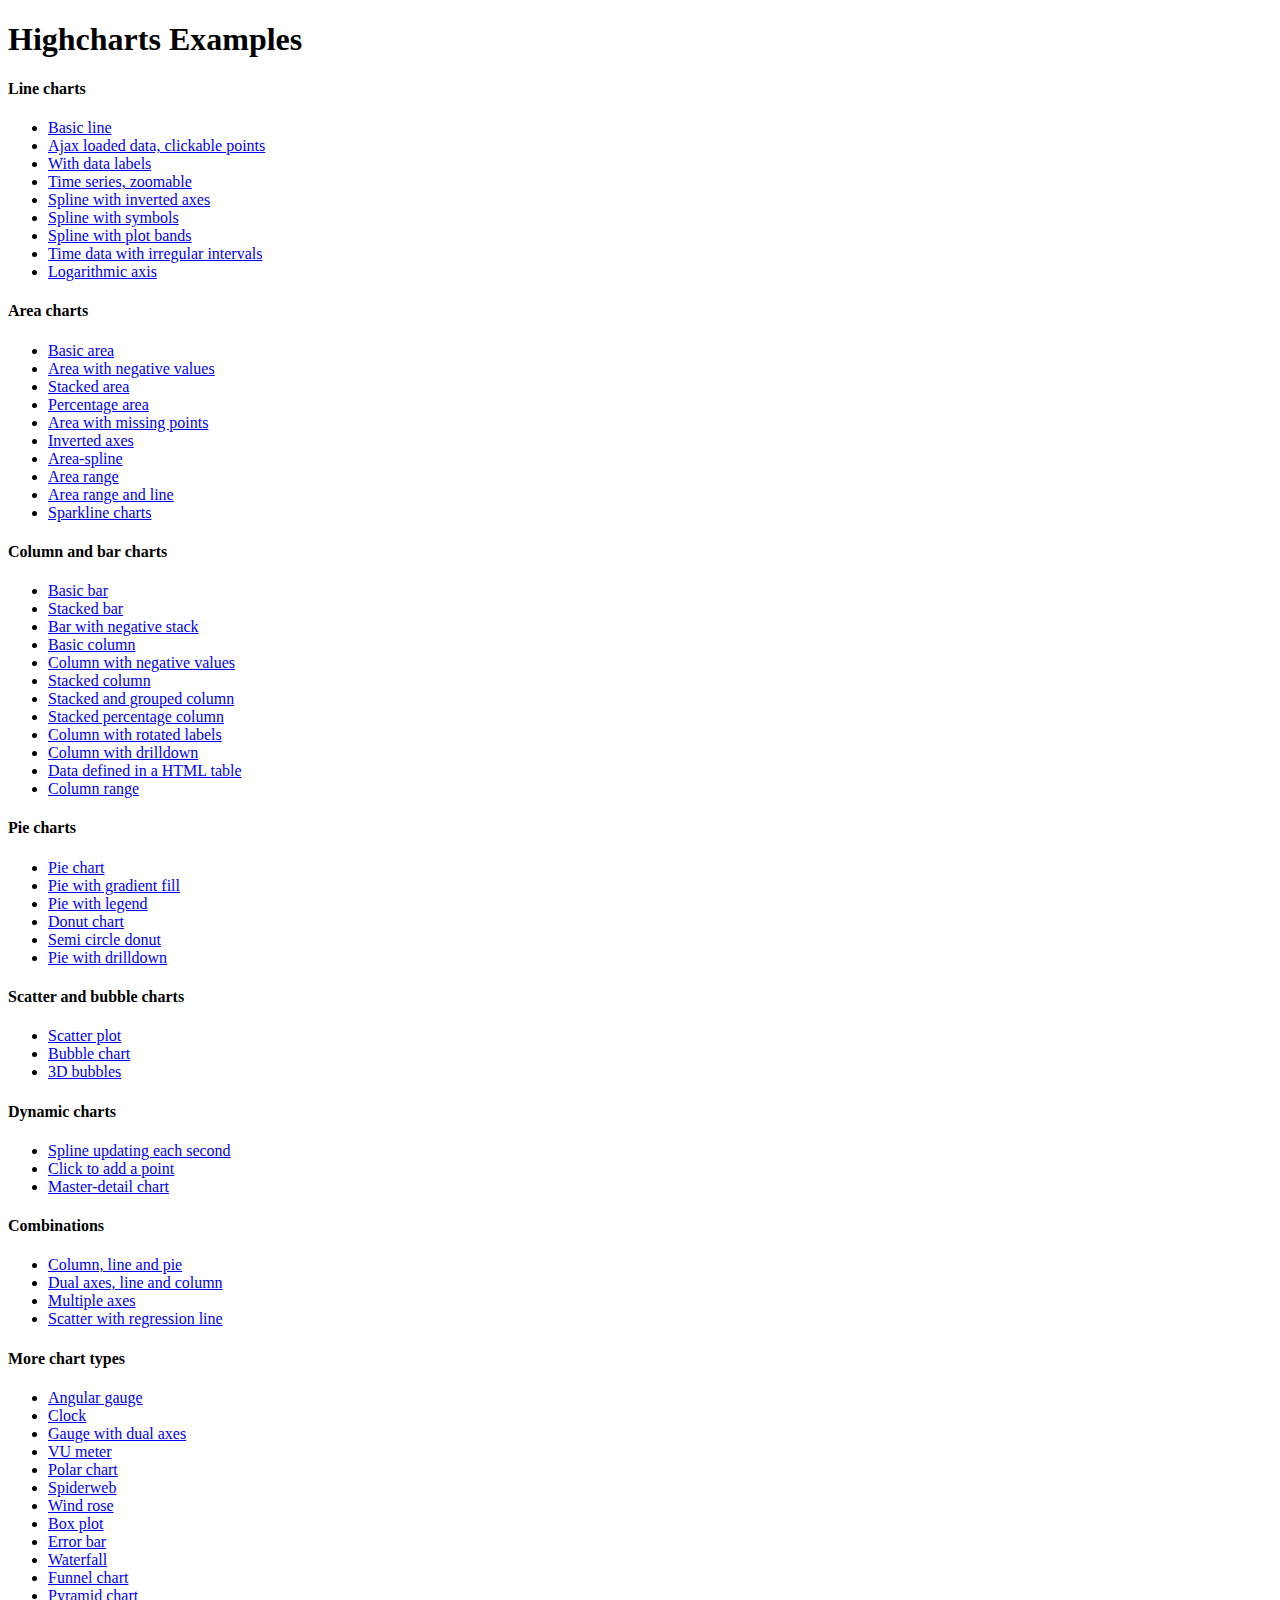
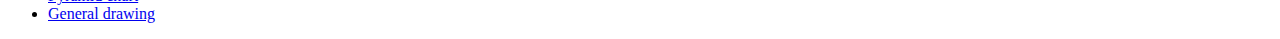
<file: ref/Highcharts-3.0.10/index.htm>
<!DOCTYPE HTML PUBLIC "-//W3C//DTD HTML 4.01//EN" "http://www.w3.org/TR/html4/strict.dtd">
<html>
	<head>
		<meta http-equiv="Content-Type" content="text/html; charset=utf-8" />
		<title>Highcharts Examples</title>
	</head>
	<body>
		<h1>Highcharts Examples</h1>
		<h4>Line charts</h4>
		<ul>
			<li><a href="examples/line-basic/index.htm">Basic line</a></li>
			<li><a href="examples/line-ajax/index.htm">Ajax loaded data, clickable points</a></li>
			<li><a href="examples/line-labels/index.htm">With data labels</a></li>
			<li><a href="examples/line-time-series/index.htm">Time series, zoomable</a></li>
			<li><a href="examples/spline-inverted/index.htm">Spline with inverted axes</a></li>
			<li><a href="examples/spline-symbols/index.htm">Spline with symbols</a></li>
			<li><a href="examples/spline-plot-bands/index.htm">Spline with plot bands</a></li>
			<li><a href="examples/spline-irregular-time/index.htm">Time data with irregular intervals</a></li>
			<li><a href="examples/line-log-axis/index.htm">Logarithmic axis</a></li>
		</ul>
		<h4>Area charts</h4>
		<ul>
			<li><a href="examples/area-basic/index.htm">Basic area</a></li>
			<li><a href="examples/area-negative/index.htm">Area with negative values</a></li>
			<li><a href="examples/area-stacked/index.htm">Stacked area</a></li>
			<li><a href="examples/area-stacked-percent/index.htm">Percentage area</a></li>
			<li><a href="examples/area-missing/index.htm">Area with missing points</a></li>
			<li><a href="examples/area-inverted/index.htm">Inverted axes</a></li>
			<li><a href="examples/areaspline/index.htm">Area-spline</a></li>
			<li><a href="examples/arearange/index.htm">Area range</a></li>
			<li><a href="examples/arearange-line/index.htm">Area range and line</a></li>
			<li><a href="examples/sparkline/index.htm">Sparkline charts</a></li>
		</ul>
		<h4>Column and bar charts</h4>
		<ul>
			<li><a href="examples/bar-basic/index.htm">Basic bar</a></li>
			<li><a href="examples/bar-stacked/index.htm">Stacked bar</a></li>
			<li><a href="examples/bar-negative-stack/index.htm">Bar with negative stack</a></li>
			<li><a href="examples/column-basic/index.htm">Basic column</a></li>
			<li><a href="examples/column-negative/index.htm">Column with negative values</a></li>
			<li><a href="examples/column-stacked/index.htm">Stacked column</a></li>
			<li><a href="examples/column-stacked-and-grouped/index.htm">Stacked and grouped column</a></li>
			<li><a href="examples/column-stacked-percent/index.htm">Stacked percentage column</a></li>
			<li><a href="examples/column-rotated-labels/index.htm">Column with rotated labels</a></li>
			<li><a href="examples/column-drilldown/index.htm">Column with drilldown</a></li>
			<li><a href="examples/column-parsed/index.htm">Data defined in a HTML table</a></li>
			<li><a href="examples/columnrange/index.htm">Column range</a></li>
		</ul>
		<h4>Pie charts</h4>
		<ul>
			<li><a href="examples/pie-basic/index.htm">Pie chart</a></li>
			<li><a href="examples/pie-gradient/index.htm">Pie with gradient fill</a></li>
			<li><a href="examples/pie-legend/index.htm">Pie with legend</a></li>
			<li><a href="examples/pie-donut/index.htm">Donut chart</a></li>
			<li><a href="examples/pie-semi-circle/index.htm">Semi circle donut</a></li>
			<li><a href="examples/pie-drilldown/index.htm">Pie with drilldown</a></li>
		</ul>
		<h4>Scatter and bubble charts</h4>
		<ul>
			<li><a href="examples/scatter/index.htm">Scatter plot</a></li>
			<li><a href="examples/bubble/index.htm">Bubble chart</a></li>
			<li><a href="examples/bubble-3d/index.htm">3D bubbles</a></li>
		</ul>
		<h4>Dynamic charts</h4>
		<ul>
			<li><a href="examples/dynamic-update/index.htm">Spline updating each second</a></li>
			<li><a href="examples/dynamic-click-to-add/index.htm">Click to add a point</a></li>
			<li><a href="examples/dynamic-master-detail/index.htm">Master-detail chart</a></li>
		</ul>
		<h4>Combinations</h4>
		<ul>
			<li><a href="examples/combo/index.htm">Column, line and pie</a></li>
			<li><a href="examples/combo-dual-axes/index.htm">Dual axes, line and column</a></li>
			<li><a href="examples/combo-multi-axes/index.htm">Multiple axes</a></li>
			<li><a href="examples/combo-regression/index.htm">Scatter with regression line</a></li>
		</ul>
		<h4>More chart types</h4>
		<ul>
			<li><a href="examples/gauge-speedometer/index.htm">Angular gauge</a></li>
			<li><a href="examples/gauge-clock/index.htm">Clock</a></li>
			<li><a href="examples/gauge-dual/index.htm">Gauge with dual axes</a></li>
			<li><a href="examples/gauge-vu-meter/index.htm">VU meter</a></li>
			<li><a href="examples/polar/index.htm">Polar chart</a></li>
			<li><a href="examples/polar-spider/index.htm">Spiderweb</a></li>
			<li><a href="examples/polar-wind-rose/index.htm">Wind rose</a></li>
			<li><a href="examples/box-plot/index.htm">Box plot</a></li>
			<li><a href="examples/error-bar/index.htm">Error bar</a></li>
			<li><a href="examples/waterfall/index.htm">Waterfall</a></li>
			<li><a href="examples/funnel/index.htm">Funnel chart</a></li>
			<li><a href="examples/pyramid/index.htm">Pyramid chart</a></li>
			<li><a href="examples/renderer/index.htm">General drawing</a></li>
		</ul>
	</body>
</html>
</file>
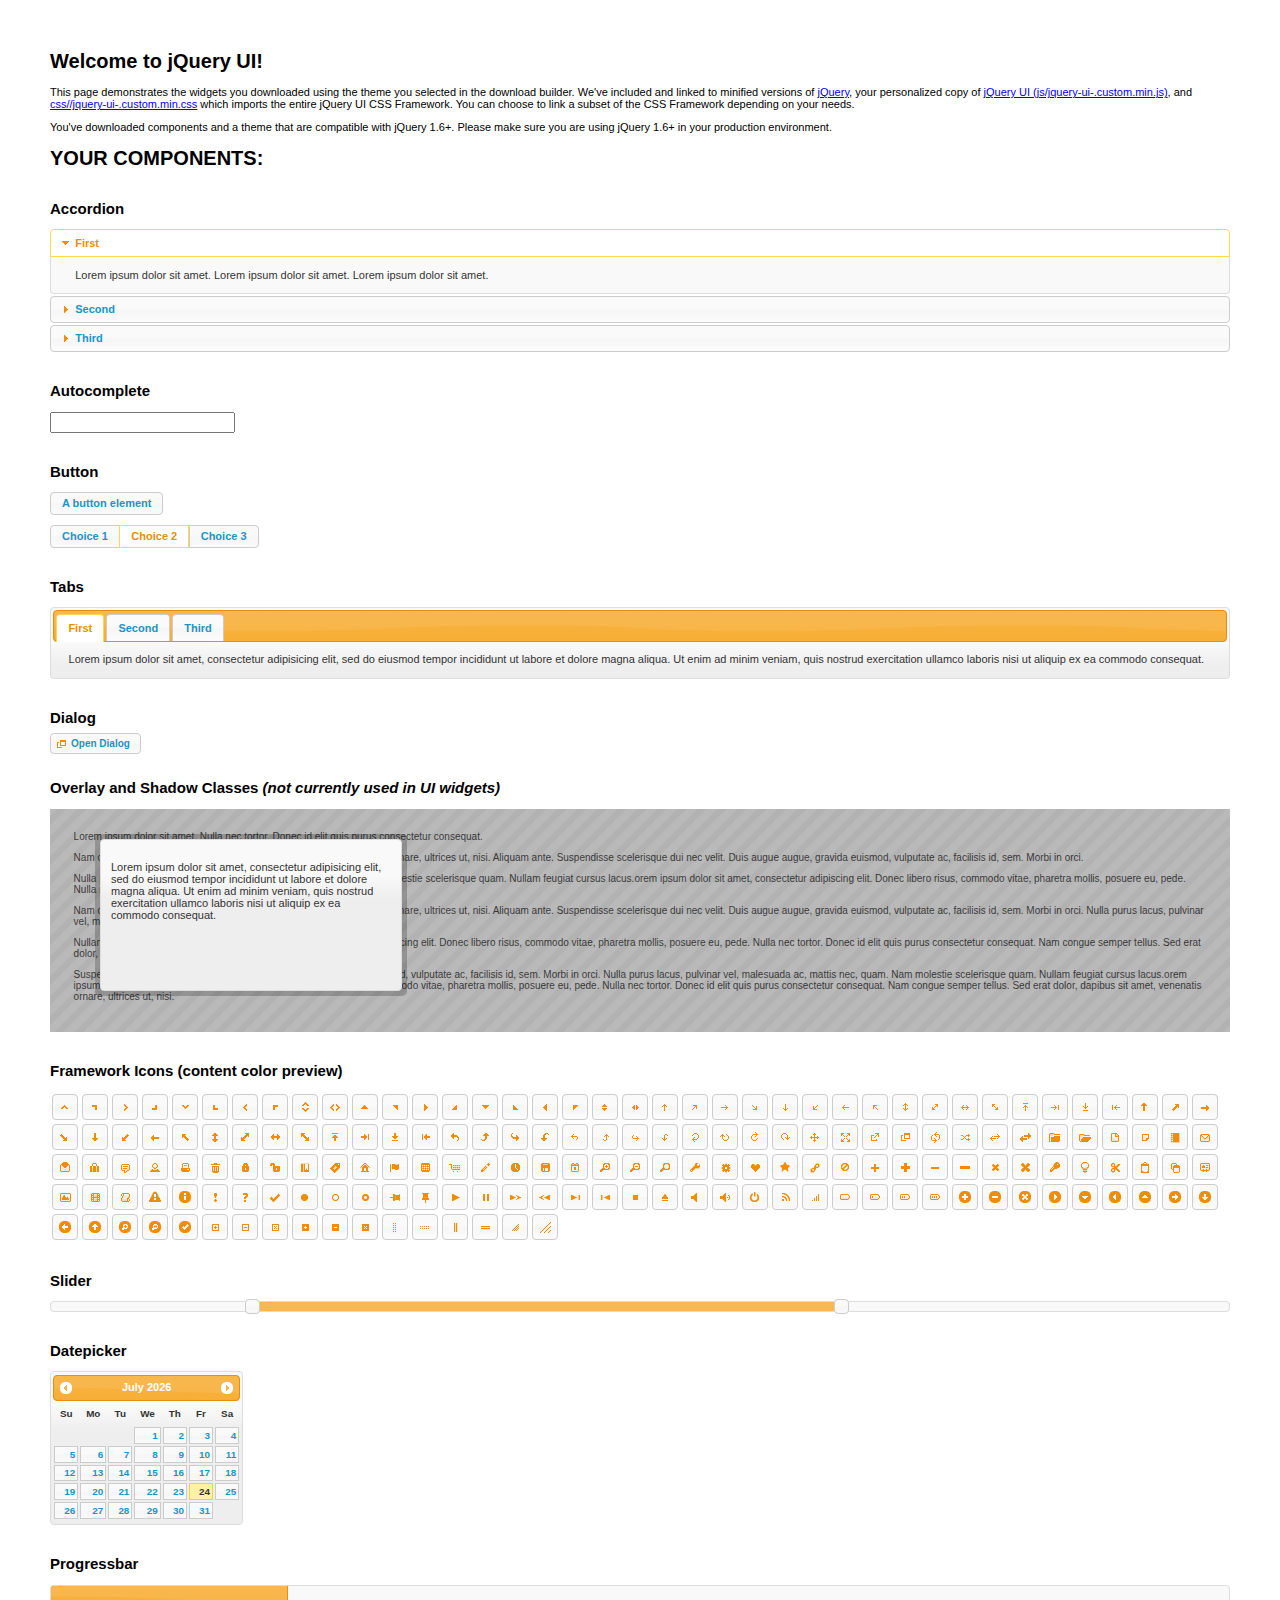
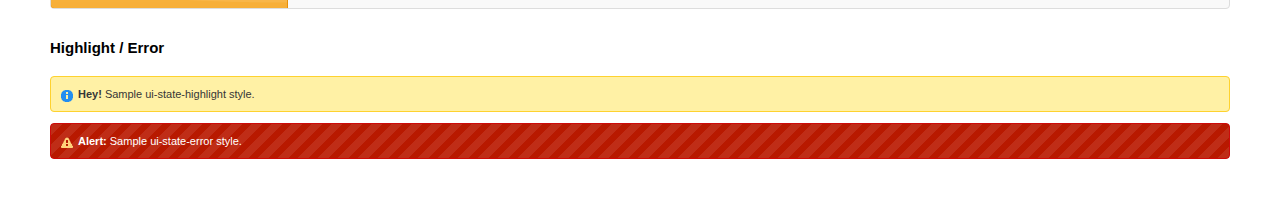
<file: ref/jquery-ui.1.10/index.html>
<!doctype html>
<html lang="us">
<head>
	<meta charset="utf-8">
	<title>jQuery UI Example Page</title>
	<link href="css/ui-lightness/jquery-ui-1.10.4.custom.css" rel="stylesheet">
	<script src="js/jquery-1.10.2.js"></script>
	<script src="js/jquery-ui-1.10.4.custom.js"></script>
	<script>
	$(function() {
		
		$( "#accordion" ).accordion();
		

		
		var availableTags = [
			"ActionScript",
			"AppleScript",
			"Asp",
			"BASIC",
			"C",
			"C++",
			"Clojure",
			"COBOL",
			"ColdFusion",
			"Erlang",
			"Fortran",
			"Groovy",
			"Haskell",
			"Java",
			"JavaScript",
			"Lisp",
			"Perl",
			"PHP",
			"Python",
			"Ruby",
			"Scala",
			"Scheme"
		];
		$( "#autocomplete" ).autocomplete({
			source: availableTags
		});
		

		
		$( "#button" ).button();
		$( "#radioset" ).buttonset();
		

		
		$( "#tabs" ).tabs();
		

		
		$( "#dialog" ).dialog({
			autoOpen: false,
			width: 400,
			buttons: [
				{
					text: "Ok",
					click: function() {
						$( this ).dialog( "close" );
					}
				},
				{
					text: "Cancel",
					click: function() {
						$( this ).dialog( "close" );
					}
				}
			]
		});

		// Link to open the dialog
		$( "#dialog-link" ).click(function( event ) {
			$( "#dialog" ).dialog( "open" );
			event.preventDefault();
		});
		

		
		$( "#datepicker" ).datepicker({
			inline: true
		});
		

		
		$( "#slider" ).slider({
			range: true,
			values: [ 17, 67 ]
		});
		

		
		$( "#progressbar" ).progressbar({
			value: 20
		});
		

		// Hover states on the static widgets
		$( "#dialog-link, #icons li" ).hover(
			function() {
				$( this ).addClass( "ui-state-hover" );
			},
			function() {
				$( this ).removeClass( "ui-state-hover" );
			}
		);
	});
	</script>
	<style>
	body{
		font: 62.5% "Trebuchet MS", sans-serif;
		margin: 50px;
	}
	.demoHeaders {
		margin-top: 2em;
	}
	#dialog-link {
		padding: .4em 1em .4em 20px;
		text-decoration: none;
		position: relative;
	}
	#dialog-link span.ui-icon {
		margin: 0 5px 0 0;
		position: absolute;
		left: .2em;
		top: 50%;
		margin-top: -8px;
	}
	#icons {
		margin: 0;
		padding: 0;
	}
	#icons li {
		margin: 2px;
		position: relative;
		padding: 4px 0;
		cursor: pointer;
		float: left;
		list-style: none;
	}
	#icons span.ui-icon {
		float: left;
		margin: 0 4px;
	}
	.fakewindowcontain .ui-widget-overlay {
		position: absolute;
	}
	</style>
</head>
<body>

<h1>Welcome to jQuery UI!</h1>

<div class="ui-widget">
	<p>This page demonstrates the widgets you downloaded using the theme you selected in the download builder. We've included and linked to minified versions of <a href="js/jquery-1.10.2.js">jQuery</a>, your personalized copy of <a href="js/jquery-ui-.custom.min.js">jQuery UI (js/jquery-ui-.custom.min.js)</a>, and <a href="css//jquery-ui-.custom.min.css">css//jquery-ui-.custom.min.css</a> which imports the entire jQuery UI CSS Framework. You can choose to link a subset of the CSS Framework depending on your needs. </p>
	<p>You've downloaded components and a theme that are compatible with jQuery 1.6+. Please make sure you are using jQuery 1.6+ in your production environment.</p>
</div>

<h1>YOUR COMPONENTS:</h1>


<!-- Accordion -->
<h2 class="demoHeaders">Accordion</h2>
<div id="accordion">
	<h3>First</h3>
	<div>Lorem ipsum dolor sit amet. Lorem ipsum dolor sit amet. Lorem ipsum dolor sit amet.</div>
	<h3>Second</h3>
	<div>Phasellus mattis tincidunt nibh.</div>
	<h3>Third</h3>
	<div>Nam dui erat, auctor a, dignissim quis.</div>
</div>



<!-- Autocomplete -->
<h2 class="demoHeaders">Autocomplete</h2>
<div>
	<input id="autocomplete" title="type &quot;a&quot;">
</div>



<!-- Button -->
<h2 class="demoHeaders">Button</h2>
<button id="button">A button element</button>
<form style="margin-top: 1em;">
	<div id="radioset">
		<input type="radio" id="radio1" name="radio"><label for="radio1">Choice 1</label>
		<input type="radio" id="radio2" name="radio" checked="checked"><label for="radio2">Choice 2</label>
		<input type="radio" id="radio3" name="radio"><label for="radio3">Choice 3</label>
	</div>
</form>



<!-- Tabs -->
<h2 class="demoHeaders">Tabs</h2>
<div id="tabs">
	<ul>
		<li><a href="#tabs-1">First</a></li>
		<li><a href="#tabs-2">Second</a></li>
		<li><a href="#tabs-3">Third</a></li>
	</ul>
	<div id="tabs-1">Lorem ipsum dolor sit amet, consectetur adipisicing elit, sed do eiusmod tempor incididunt ut labore et dolore magna aliqua. Ut enim ad minim veniam, quis nostrud exercitation ullamco laboris nisi ut aliquip ex ea commodo consequat.</div>
	<div id="tabs-2">Phasellus mattis tincidunt nibh. Cras orci urna, blandit id, pretium vel, aliquet ornare, felis. Maecenas scelerisque sem non nisl. Fusce sed lorem in enim dictum bibendum.</div>
	<div id="tabs-3">Nam dui erat, auctor a, dignissim quis, sollicitudin eu, felis. Pellentesque nisi urna, interdum eget, sagittis et, consequat vestibulum, lacus. Mauris porttitor ullamcorper augue.</div>
</div>



<!-- Dialog NOTE: Dialog is not generated by UI in this demo so it can be visually styled in themeroller-->
<h2 class="demoHeaders">Dialog</h2>
<p><a href="#" id="dialog-link" class="ui-state-default ui-corner-all"><span class="ui-icon ui-icon-newwin"></span>Open Dialog</a></p>

<h2 class="demoHeaders">Overlay and Shadow Classes <em>(not currently used in UI widgets)</em></h2>
<div style="position: relative; width: 96%; height: 200px; padding:1% 2%; overflow:hidden;" class="fakewindowcontain">
	<p>Lorem ipsum dolor sit amet,  Nulla nec tortor. Donec id elit quis purus consectetur consequat. </p><p>Nam congue semper tellus. Sed erat dolor, dapibus sit amet, venenatis ornare, ultrices ut, nisi. Aliquam ante. Suspendisse scelerisque dui nec velit. Duis augue augue, gravida euismod, vulputate ac, facilisis id, sem. Morbi in orci. </p><p>Nulla purus lacus, pulvinar vel, malesuada ac, mattis nec, quam. Nam molestie scelerisque quam. Nullam feugiat cursus lacus.orem ipsum dolor sit amet, consectetur adipiscing elit. Donec libero risus, commodo vitae, pharetra mollis, posuere eu, pede. Nulla nec tortor. Donec id elit quis purus consectetur consequat. </p><p>Nam congue semper tellus. Sed erat dolor, dapibus sit amet, venenatis ornare, ultrices ut, nisi. Aliquam ante. Suspendisse scelerisque dui nec velit. Duis augue augue, gravida euismod, vulputate ac, facilisis id, sem. Morbi in orci. Nulla purus lacus, pulvinar vel, malesuada ac, mattis nec, quam. Nam molestie scelerisque quam. </p><p>Nullam feugiat cursus lacus.orem ipsum dolor sit amet, consectetur adipiscing elit. Donec libero risus, commodo vitae, pharetra mollis, posuere eu, pede. Nulla nec tortor. Donec id elit quis purus consectetur consequat. Nam congue semper tellus. Sed erat dolor, dapibus sit amet, venenatis ornare, ultrices ut, nisi. Aliquam ante. </p><p>Suspendisse scelerisque dui nec velit. Duis augue augue, gravida euismod, vulputate ac, facilisis id, sem. Morbi in orci. Nulla purus lacus, pulvinar vel, malesuada ac, mattis nec, quam. Nam molestie scelerisque quam. Nullam feugiat cursus lacus.orem ipsum dolor sit amet, consectetur adipiscing elit. Donec libero risus, commodo vitae, pharetra mollis, posuere eu, pede. Nulla nec tortor. Donec id elit quis purus consectetur consequat. Nam congue semper tellus. Sed erat dolor, dapibus sit amet, venenatis ornare, ultrices ut, nisi. </p>

	<!-- ui-dialog -->
	<div class="ui-overlay"><div class="ui-widget-overlay"></div><div class="ui-widget-shadow ui-corner-all" style="width: 302px; height: 152px; position: absolute; left: 50px; top: 30px;"></div></div>
	<div style="position: absolute; width: 280px; height: 130px;left: 50px; top: 30px; padding: 10px;" class="ui-widget ui-widget-content ui-corner-all">
		<div class="ui-dialog-content ui-widget-content" style="background: none; border: 0;">
			<p>Lorem ipsum dolor sit amet, consectetur adipisicing elit, sed do eiusmod tempor incididunt ut labore et dolore magna aliqua. Ut enim ad minim veniam, quis nostrud exercitation ullamco laboris nisi ut aliquip ex ea commodo consequat.</p>
		</div>
	</div>

</div>

<!-- ui-dialog -->
<div id="dialog" title="Dialog Title">
	<p>Lorem ipsum dolor sit amet, consectetur adipisicing elit, sed do eiusmod tempor incididunt ut labore et dolore magna aliqua. Ut enim ad minim veniam, quis nostrud exercitation ullamco laboris nisi ut aliquip ex ea commodo consequat.</p>
</div>



<h2 class="demoHeaders">Framework Icons (content color preview)</h2>
<ul id="icons" class="ui-widget ui-helper-clearfix">
	<li class="ui-state-default ui-corner-all" title=".ui-icon-carat-1-n"><span class="ui-icon ui-icon-carat-1-n"></span></li>
	<li class="ui-state-default ui-corner-all" title=".ui-icon-carat-1-ne"><span class="ui-icon ui-icon-carat-1-ne"></span></li>
	<li class="ui-state-default ui-corner-all" title=".ui-icon-carat-1-e"><span class="ui-icon ui-icon-carat-1-e"></span></li>
	<li class="ui-state-default ui-corner-all" title=".ui-icon-carat-1-se"><span class="ui-icon ui-icon-carat-1-se"></span></li>
	<li class="ui-state-default ui-corner-all" title=".ui-icon-carat-1-s"><span class="ui-icon ui-icon-carat-1-s"></span></li>
	<li class="ui-state-default ui-corner-all" title=".ui-icon-carat-1-sw"><span class="ui-icon ui-icon-carat-1-sw"></span></li>
	<li class="ui-state-default ui-corner-all" title=".ui-icon-carat-1-w"><span class="ui-icon ui-icon-carat-1-w"></span></li>
	<li class="ui-state-default ui-corner-all" title=".ui-icon-carat-1-nw"><span class="ui-icon ui-icon-carat-1-nw"></span></li>
	<li class="ui-state-default ui-corner-all" title=".ui-icon-carat-2-n-s"><span class="ui-icon ui-icon-carat-2-n-s"></span></li>
	<li class="ui-state-default ui-corner-all" title=".ui-icon-carat-2-e-w"><span class="ui-icon ui-icon-carat-2-e-w"></span></li>
	<li class="ui-state-default ui-corner-all" title=".ui-icon-triangle-1-n"><span class="ui-icon ui-icon-triangle-1-n"></span></li>
	<li class="ui-state-default ui-corner-all" title=".ui-icon-triangle-1-ne"><span class="ui-icon ui-icon-triangle-1-ne"></span></li>
	<li class="ui-state-default ui-corner-all" title=".ui-icon-triangle-1-e"><span class="ui-icon ui-icon-triangle-1-e"></span></li>
	<li class="ui-state-default ui-corner-all" title=".ui-icon-triangle-1-se"><span class="ui-icon ui-icon-triangle-1-se"></span></li>
	<li class="ui-state-default ui-corner-all" title=".ui-icon-triangle-1-s"><span class="ui-icon ui-icon-triangle-1-s"></span></li>
	<li class="ui-state-default ui-corner-all" title=".ui-icon-triangle-1-sw"><span class="ui-icon ui-icon-triangle-1-sw"></span></li>
	<li class="ui-state-default ui-corner-all" title=".ui-icon-triangle-1-w"><span class="ui-icon ui-icon-triangle-1-w"></span></li>
	<li class="ui-state-default ui-corner-all" title=".ui-icon-triangle-1-nw"><span class="ui-icon ui-icon-triangle-1-nw"></span></li>
	<li class="ui-state-default ui-corner-all" title=".ui-icon-triangle-2-n-s"><span class="ui-icon ui-icon-triangle-2-n-s"></span></li>
	<li class="ui-state-default ui-corner-all" title=".ui-icon-triangle-2-e-w"><span class="ui-icon ui-icon-triangle-2-e-w"></span></li>
	<li class="ui-state-default ui-corner-all" title=".ui-icon-arrow-1-n"><span class="ui-icon ui-icon-arrow-1-n"></span></li>
	<li class="ui-state-default ui-corner-all" title=".ui-icon-arrow-1-ne"><span class="ui-icon ui-icon-arrow-1-ne"></span></li>
	<li class="ui-state-default ui-corner-all" title=".ui-icon-arrow-1-e"><span class="ui-icon ui-icon-arrow-1-e"></span></li>
	<li class="ui-state-default ui-corner-all" title=".ui-icon-arrow-1-se"><span class="ui-icon ui-icon-arrow-1-se"></span></li>
	<li class="ui-state-default ui-corner-all" title=".ui-icon-arrow-1-s"><span class="ui-icon ui-icon-arrow-1-s"></span></li>
	<li class="ui-state-default ui-corner-all" title=".ui-icon-arrow-1-sw"><span class="ui-icon ui-icon-arrow-1-sw"></span></li>
	<li class="ui-state-default ui-corner-all" title=".ui-icon-arrow-1-w"><span class="ui-icon ui-icon-arrow-1-w"></span></li>
	<li class="ui-state-default ui-corner-all" title=".ui-icon-arrow-1-nw"><span class="ui-icon ui-icon-arrow-1-nw"></span></li>
	<li class="ui-state-default ui-corner-all" title=".ui-icon-arrow-2-n-s"><span class="ui-icon ui-icon-arrow-2-n-s"></span></li>
	<li class="ui-state-default ui-corner-all" title=".ui-icon-arrow-2-ne-sw"><span class="ui-icon ui-icon-arrow-2-ne-sw"></span></li>
	<li class="ui-state-default ui-corner-all" title=".ui-icon-arrow-2-e-w"><span class="ui-icon ui-icon-arrow-2-e-w"></span></li>
	<li class="ui-state-default ui-corner-all" title=".ui-icon-arrow-2-se-nw"><span class="ui-icon ui-icon-arrow-2-se-nw"></span></li>
	<li class="ui-state-default ui-corner-all" title=".ui-icon-arrowstop-1-n"><span class="ui-icon ui-icon-arrowstop-1-n"></span></li>
	<li class="ui-state-default ui-corner-all" title=".ui-icon-arrowstop-1-e"><span class="ui-icon ui-icon-arrowstop-1-e"></span></li>
	<li class="ui-state-default ui-corner-all" title=".ui-icon-arrowstop-1-s"><span class="ui-icon ui-icon-arrowstop-1-s"></span></li>
	<li class="ui-state-default ui-corner-all" title=".ui-icon-arrowstop-1-w"><span class="ui-icon ui-icon-arrowstop-1-w"></span></li>
	<li class="ui-state-default ui-corner-all" title=".ui-icon-arrowthick-1-n"><span class="ui-icon ui-icon-arrowthick-1-n"></span></li>
	<li class="ui-state-default ui-corner-all" title=".ui-icon-arrowthick-1-ne"><span class="ui-icon ui-icon-arrowthick-1-ne"></span></li>
	<li class="ui-state-default ui-corner-all" title=".ui-icon-arrowthick-1-e"><span class="ui-icon ui-icon-arrowthick-1-e"></span></li>
	<li class="ui-state-default ui-corner-all" title=".ui-icon-arrowthick-1-se"><span class="ui-icon ui-icon-arrowthick-1-se"></span></li>
	<li class="ui-state-default ui-corner-all" title=".ui-icon-arrowthick-1-s"><span class="ui-icon ui-icon-arrowthick-1-s"></span></li>
	<li class="ui-state-default ui-corner-all" title=".ui-icon-arrowthick-1-sw"><span class="ui-icon ui-icon-arrowthick-1-sw"></span></li>
	<li class="ui-state-default ui-corner-all" title=".ui-icon-arrowthick-1-w"><span class="ui-icon ui-icon-arrowthick-1-w"></span></li>
	<li class="ui-state-default ui-corner-all" title=".ui-icon-arrowthick-1-nw"><span class="ui-icon ui-icon-arrowthick-1-nw"></span></li>
	<li class="ui-state-default ui-corner-all" title=".ui-icon-arrowthick-2-n-s"><span class="ui-icon ui-icon-arrowthick-2-n-s"></span></li>
	<li class="ui-state-default ui-corner-all" title=".ui-icon-arrowthick-2-ne-sw"><span class="ui-icon ui-icon-arrowthick-2-ne-sw"></span></li>
	<li class="ui-state-default ui-corner-all" title=".ui-icon-arrowthick-2-e-w"><span class="ui-icon ui-icon-arrowthick-2-e-w"></span></li>
	<li class="ui-state-default ui-corner-all" title=".ui-icon-arrowthick-2-se-nw"><span class="ui-icon ui-icon-arrowthick-2-se-nw"></span></li>
	<li class="ui-state-default ui-corner-all" title=".ui-icon-arrowthickstop-1-n"><span class="ui-icon ui-icon-arrowthickstop-1-n"></span></li>
	<li class="ui-state-default ui-corner-all" title=".ui-icon-arrowthickstop-1-e"><span class="ui-icon ui-icon-arrowthickstop-1-e"></span></li>
	<li class="ui-state-default ui-corner-all" title=".ui-icon-arrowthickstop-1-s"><span class="ui-icon ui-icon-arrowthickstop-1-s"></span></li>
	<li class="ui-state-default ui-corner-all" title=".ui-icon-arrowthickstop-1-w"><span class="ui-icon ui-icon-arrowthickstop-1-w"></span></li>
	<li class="ui-state-default ui-corner-all" title=".ui-icon-arrowreturnthick-1-w"><span class="ui-icon ui-icon-arrowreturnthick-1-w"></span></li>
	<li class="ui-state-default ui-corner-all" title=".ui-icon-arrowreturnthick-1-n"><span class="ui-icon ui-icon-arrowreturnthick-1-n"></span></li>
	<li class="ui-state-default ui-corner-all" title=".ui-icon-arrowreturnthick-1-e"><span class="ui-icon ui-icon-arrowreturnthick-1-e"></span></li>
	<li class="ui-state-default ui-corner-all" title=".ui-icon-arrowreturnthick-1-s"><span class="ui-icon ui-icon-arrowreturnthick-1-s"></span></li>
	<li class="ui-state-default ui-corner-all" title=".ui-icon-arrowreturn-1-w"><span class="ui-icon ui-icon-arrowreturn-1-w"></span></li>
	<li class="ui-state-default ui-corner-all" title=".ui-icon-arrowreturn-1-n"><span class="ui-icon ui-icon-arrowreturn-1-n"></span></li>
	<li class="ui-state-default ui-corner-all" title=".ui-icon-arrowreturn-1-e"><span class="ui-icon ui-icon-arrowreturn-1-e"></span></li>
	<li class="ui-state-default ui-corner-all" title=".ui-icon-arrowreturn-1-s"><span class="ui-icon ui-icon-arrowreturn-1-s"></span></li>
	<li class="ui-state-default ui-corner-all" title=".ui-icon-arrowrefresh-1-w"><span class="ui-icon ui-icon-arrowrefresh-1-w"></span></li>
	<li class="ui-state-default ui-corner-all" title=".ui-icon-arrowrefresh-1-n"><span class="ui-icon ui-icon-arrowrefresh-1-n"></span></li>
	<li class="ui-state-default ui-corner-all" title=".ui-icon-arrowrefresh-1-e"><span class="ui-icon ui-icon-arrowrefresh-1-e"></span></li>
	<li class="ui-state-default ui-corner-all" title=".ui-icon-arrowrefresh-1-s"><span class="ui-icon ui-icon-arrowrefresh-1-s"></span></li>
	<li class="ui-state-default ui-corner-all" title=".ui-icon-arrow-4"><span class="ui-icon ui-icon-arrow-4"></span></li>
	<li class="ui-state-default ui-corner-all" title=".ui-icon-arrow-4-diag"><span class="ui-icon ui-icon-arrow-4-diag"></span></li>
	<li class="ui-state-default ui-corner-all" title=".ui-icon-extlink"><span class="ui-icon ui-icon-extlink"></span></li>
	<li class="ui-state-default ui-corner-all" title=".ui-icon-newwin"><span class="ui-icon ui-icon-newwin"></span></li>
	<li class="ui-state-default ui-corner-all" title=".ui-icon-refresh"><span class="ui-icon ui-icon-refresh"></span></li>
	<li class="ui-state-default ui-corner-all" title=".ui-icon-shuffle"><span class="ui-icon ui-icon-shuffle"></span></li>
	<li class="ui-state-default ui-corner-all" title=".ui-icon-transfer-e-w"><span class="ui-icon ui-icon-transfer-e-w"></span></li>
	<li class="ui-state-default ui-corner-all" title=".ui-icon-transferthick-e-w"><span class="ui-icon ui-icon-transferthick-e-w"></span></li>
	<li class="ui-state-default ui-corner-all" title=".ui-icon-folder-collapsed"><span class="ui-icon ui-icon-folder-collapsed"></span></li>
	<li class="ui-state-default ui-corner-all" title=".ui-icon-folder-open"><span class="ui-icon ui-icon-folder-open"></span></li>
	<li class="ui-state-default ui-corner-all" title=".ui-icon-document"><span class="ui-icon ui-icon-document"></span></li>
	<li class="ui-state-default ui-corner-all" title=".ui-icon-document-b"><span class="ui-icon ui-icon-document-b"></span></li>
	<li class="ui-state-default ui-corner-all" title=".ui-icon-note"><span class="ui-icon ui-icon-note"></span></li>
	<li class="ui-state-default ui-corner-all" title=".ui-icon-mail-closed"><span class="ui-icon ui-icon-mail-closed"></span></li>
	<li class="ui-state-default ui-corner-all" title=".ui-icon-mail-open"><span class="ui-icon ui-icon-mail-open"></span></li>
	<li class="ui-state-default ui-corner-all" title=".ui-icon-suitcase"><span class="ui-icon ui-icon-suitcase"></span></li>
	<li class="ui-state-default ui-corner-all" title=".ui-icon-comment"><span class="ui-icon ui-icon-comment"></span></li>
	<li class="ui-state-default ui-corner-all" title=".ui-icon-person"><span class="ui-icon ui-icon-person"></span></li>
	<li class="ui-state-default ui-corner-all" title=".ui-icon-print"><span class="ui-icon ui-icon-print"></span></li>
	<li class="ui-state-default ui-corner-all" title=".ui-icon-trash"><span class="ui-icon ui-icon-trash"></span></li>
	<li class="ui-state-default ui-corner-all" title=".ui-icon-locked"><span class="ui-icon ui-icon-locked"></span></li>
	<li class="ui-state-default ui-corner-all" title=".ui-icon-unlocked"><span class="ui-icon ui-icon-unlocked"></span></li>
	<li class="ui-state-default ui-corner-all" title=".ui-icon-bookmark"><span class="ui-icon ui-icon-bookmark"></span></li>
	<li class="ui-state-default ui-corner-all" title=".ui-icon-tag"><span class="ui-icon ui-icon-tag"></span></li>
	<li class="ui-state-default ui-corner-all" title=".ui-icon-home"><span class="ui-icon ui-icon-home"></span></li>
	<li class="ui-state-default ui-corner-all" title=".ui-icon-flag"><span class="ui-icon ui-icon-flag"></span></li>
	<li class="ui-state-default ui-corner-all" title=".ui-icon-calculator"><span class="ui-icon ui-icon-calculator"></span></li>
	<li class="ui-state-default ui-corner-all" title=".ui-icon-cart"><span class="ui-icon ui-icon-cart"></span></li>
	<li class="ui-state-default ui-corner-all" title=".ui-icon-pencil"><span class="ui-icon ui-icon-pencil"></span></li>
	<li class="ui-state-default ui-corner-all" title=".ui-icon-clock"><span class="ui-icon ui-icon-clock"></span></li>
	<li class="ui-state-default ui-corner-all" title=".ui-icon-disk"><span class="ui-icon ui-icon-disk"></span></li>
	<li class="ui-state-default ui-corner-all" title=".ui-icon-calendar"><span class="ui-icon ui-icon-calendar"></span></li>
	<li class="ui-state-default ui-corner-all" title=".ui-icon-zoomin"><span class="ui-icon ui-icon-zoomin"></span></li>
	<li class="ui-state-default ui-corner-all" title=".ui-icon-zoomout"><span class="ui-icon ui-icon-zoomout"></span></li>
	<li class="ui-state-default ui-corner-all" title=".ui-icon-search"><span class="ui-icon ui-icon-search"></span></li>
	<li class="ui-state-default ui-corner-all" title=".ui-icon-wrench"><span class="ui-icon ui-icon-wrench"></span></li>
	<li class="ui-state-default ui-corner-all" title=".ui-icon-gear"><span class="ui-icon ui-icon-gear"></span></li>
	<li class="ui-state-default ui-corner-all" title=".ui-icon-heart"><span class="ui-icon ui-icon-heart"></span></li>
	<li class="ui-state-default ui-corner-all" title=".ui-icon-star"><span class="ui-icon ui-icon-star"></span></li>
	<li class="ui-state-default ui-corner-all" title=".ui-icon-link"><span class="ui-icon ui-icon-link"></span></li>
	<li class="ui-state-default ui-corner-all" title=".ui-icon-cancel"><span class="ui-icon ui-icon-cancel"></span></li>
	<li class="ui-state-default ui-corner-all" title=".ui-icon-plus"><span class="ui-icon ui-icon-plus"></span></li>
	<li class="ui-state-default ui-corner-all" title=".ui-icon-plusthick"><span class="ui-icon ui-icon-plusthick"></span></li>
	<li class="ui-state-default ui-corner-all" title=".ui-icon-minus"><span class="ui-icon ui-icon-minus"></span></li>
	<li class="ui-state-default ui-corner-all" title=".ui-icon-minusthick"><span class="ui-icon ui-icon-minusthick"></span></li>
	<li class="ui-state-default ui-corner-all" title=".ui-icon-close"><span class="ui-icon ui-icon-close"></span></li>
	<li class="ui-state-default ui-corner-all" title=".ui-icon-closethick"><span class="ui-icon ui-icon-closethick"></span></li>
	<li class="ui-state-default ui-corner-all" title=".ui-icon-key"><span class="ui-icon ui-icon-key"></span></li>
	<li class="ui-state-default ui-corner-all" title=".ui-icon-lightbulb"><span class="ui-icon ui-icon-lightbulb"></span></li>
	<li class="ui-state-default ui-corner-all" title=".ui-icon-scissors"><span class="ui-icon ui-icon-scissors"></span></li>
	<li class="ui-state-default ui-corner-all" title=".ui-icon-clipboard"><span class="ui-icon ui-icon-clipboard"></span></li>
	<li class="ui-state-default ui-corner-all" title=".ui-icon-copy"><span class="ui-icon ui-icon-copy"></span></li>
	<li class="ui-state-default ui-corner-all" title=".ui-icon-contact"><span class="ui-icon ui-icon-contact"></span></li>
	<li class="ui-state-default ui-corner-all" title=".ui-icon-image"><span class="ui-icon ui-icon-image"></span></li>
	<li class="ui-state-default ui-corner-all" title=".ui-icon-video"><span class="ui-icon ui-icon-video"></span></li>
	<li class="ui-state-default ui-corner-all" title=".ui-icon-script"><span class="ui-icon ui-icon-script"></span></li>
	<li class="ui-state-default ui-corner-all" title=".ui-icon-alert"><span class="ui-icon ui-icon-alert"></span></li>
	<li class="ui-state-default ui-corner-all" title=".ui-icon-info"><span class="ui-icon ui-icon-info"></span></li>
	<li class="ui-state-default ui-corner-all" title=".ui-icon-notice"><span class="ui-icon ui-icon-notice"></span></li>
	<li class="ui-state-default ui-corner-all" title=".ui-icon-help"><span class="ui-icon ui-icon-help"></span></li>
	<li class="ui-state-default ui-corner-all" title=".ui-icon-check"><span class="ui-icon ui-icon-check"></span></li>
	<li class="ui-state-default ui-corner-all" title=".ui-icon-bullet"><span class="ui-icon ui-icon-bullet"></span></li>
	<li class="ui-state-default ui-corner-all" title=".ui-icon-radio-off"><span class="ui-icon ui-icon-radio-off"></span></li>
	<li class="ui-state-default ui-corner-all" title=".ui-icon-radio-on"><span class="ui-icon ui-icon-radio-on"></span></li>
	<li class="ui-state-default ui-corner-all" title=".ui-icon-pin-w"><span class="ui-icon ui-icon-pin-w"></span></li>
	<li class="ui-state-default ui-corner-all" title=".ui-icon-pin-s"><span class="ui-icon ui-icon-pin-s"></span></li>
	<li class="ui-state-default ui-corner-all" title=".ui-icon-play"><span class="ui-icon ui-icon-play"></span></li>
	<li class="ui-state-default ui-corner-all" title=".ui-icon-pause"><span class="ui-icon ui-icon-pause"></span></li>
	<li class="ui-state-default ui-corner-all" title=".ui-icon-seek-next"><span class="ui-icon ui-icon-seek-next"></span></li>
	<li class="ui-state-default ui-corner-all" title=".ui-icon-seek-prev"><span class="ui-icon ui-icon-seek-prev"></span></li>
	<li class="ui-state-default ui-corner-all" title=".ui-icon-seek-end"><span class="ui-icon ui-icon-seek-end"></span></li>
	<li class="ui-state-default ui-corner-all" title=".ui-icon-seek-first"><span class="ui-icon ui-icon-seek-first"></span></li>
	<li class="ui-state-default ui-corner-all" title=".ui-icon-stop"><span class="ui-icon ui-icon-stop"></span></li>
	<li class="ui-state-default ui-corner-all" title=".ui-icon-eject"><span class="ui-icon ui-icon-eject"></span></li>
	<li class="ui-state-default ui-corner-all" title=".ui-icon-volume-off"><span class="ui-icon ui-icon-volume-off"></span></li>
	<li class="ui-state-default ui-corner-all" title=".ui-icon-volume-on"><span class="ui-icon ui-icon-volume-on"></span></li>
	<li class="ui-state-default ui-corner-all" title=".ui-icon-power"><span class="ui-icon ui-icon-power"></span></li>
	<li class="ui-state-default ui-corner-all" title=".ui-icon-signal-diag"><span class="ui-icon ui-icon-signal-diag"></span></li>
	<li class="ui-state-default ui-corner-all" title=".ui-icon-signal"><span class="ui-icon ui-icon-signal"></span></li>
	<li class="ui-state-default ui-corner-all" title=".ui-icon-battery-0"><span class="ui-icon ui-icon-battery-0"></span></li>
	<li class="ui-state-default ui-corner-all" title=".ui-icon-battery-1"><span class="ui-icon ui-icon-battery-1"></span></li>
	<li class="ui-state-default ui-corner-all" title=".ui-icon-battery-2"><span class="ui-icon ui-icon-battery-2"></span></li>
	<li class="ui-state-default ui-corner-all" title=".ui-icon-battery-3"><span class="ui-icon ui-icon-battery-3"></span></li>
	<li class="ui-state-default ui-corner-all" title=".ui-icon-circle-plus"><span class="ui-icon ui-icon-circle-plus"></span></li>
	<li class="ui-state-default ui-corner-all" title=".ui-icon-circle-minus"><span class="ui-icon ui-icon-circle-minus"></span></li>
	<li class="ui-state-default ui-corner-all" title=".ui-icon-circle-close"><span class="ui-icon ui-icon-circle-close"></span></li>
	<li class="ui-state-default ui-corner-all" title=".ui-icon-circle-triangle-e"><span class="ui-icon ui-icon-circle-triangle-e"></span></li>
	<li class="ui-state-default ui-corner-all" title=".ui-icon-circle-triangle-s"><span class="ui-icon ui-icon-circle-triangle-s"></span></li>
	<li class="ui-state-default ui-corner-all" title=".ui-icon-circle-triangle-w"><span class="ui-icon ui-icon-circle-triangle-w"></span></li>
	<li class="ui-state-default ui-corner-all" title=".ui-icon-circle-triangle-n"><span class="ui-icon ui-icon-circle-triangle-n"></span></li>
	<li class="ui-state-default ui-corner-all" title=".ui-icon-circle-arrow-e"><span class="ui-icon ui-icon-circle-arrow-e"></span></li>
	<li class="ui-state-default ui-corner-all" title=".ui-icon-circle-arrow-s"><span class="ui-icon ui-icon-circle-arrow-s"></span></li>
	<li class="ui-state-default ui-corner-all" title=".ui-icon-circle-arrow-w"><span class="ui-icon ui-icon-circle-arrow-w"></span></li>
	<li class="ui-state-default ui-corner-all" title=".ui-icon-circle-arrow-n"><span class="ui-icon ui-icon-circle-arrow-n"></span></li>
	<li class="ui-state-default ui-corner-all" title=".ui-icon-circle-zoomin"><span class="ui-icon ui-icon-circle-zoomin"></span></li>
	<li class="ui-state-default ui-corner-all" title=".ui-icon-circle-zoomout"><span class="ui-icon ui-icon-circle-zoomout"></span></li>
	<li class="ui-state-default ui-corner-all" title=".ui-icon-circle-check"><span class="ui-icon ui-icon-circle-check"></span></li>
	<li class="ui-state-default ui-corner-all" title=".ui-icon-circlesmall-plus"><span class="ui-icon ui-icon-circlesmall-plus"></span></li>
	<li class="ui-state-default ui-corner-all" title=".ui-icon-circlesmall-minus"><span class="ui-icon ui-icon-circlesmall-minus"></span></li>
	<li class="ui-state-default ui-corner-all" title=".ui-icon-circlesmall-close"><span class="ui-icon ui-icon-circlesmall-close"></span></li>
	<li class="ui-state-default ui-corner-all" title=".ui-icon-squaresmall-plus"><span class="ui-icon ui-icon-squaresmall-plus"></span></li>
	<li class="ui-state-default ui-corner-all" title=".ui-icon-squaresmall-minus"><span class="ui-icon ui-icon-squaresmall-minus"></span></li>
	<li class="ui-state-default ui-corner-all" title=".ui-icon-squaresmall-close"><span class="ui-icon ui-icon-squaresmall-close"></span></li>
	<li class="ui-state-default ui-corner-all" title=".ui-icon-grip-dotted-vertical"><span class="ui-icon ui-icon-grip-dotted-vertical"></span></li>
	<li class="ui-state-default ui-corner-all" title=".ui-icon-grip-dotted-horizontal"><span class="ui-icon ui-icon-grip-dotted-horizontal"></span></li>
	<li class="ui-state-default ui-corner-all" title=".ui-icon-grip-solid-vertical"><span class="ui-icon ui-icon-grip-solid-vertical"></span></li>
	<li class="ui-state-default ui-corner-all" title=".ui-icon-grip-solid-horizontal"><span class="ui-icon ui-icon-grip-solid-horizontal"></span></li>
	<li class="ui-state-default ui-corner-all" title=".ui-icon-gripsmall-diagonal-se"><span class="ui-icon ui-icon-gripsmall-diagonal-se"></span></li>
	<li class="ui-state-default ui-corner-all" title=".ui-icon-grip-diagonal-se"><span class="ui-icon ui-icon-grip-diagonal-se"></span></li>
</ul>


<!-- Slider -->
<h2 class="demoHeaders">Slider</h2>
<div id="slider"></div>



<!-- Datepicker -->
<h2 class="demoHeaders">Datepicker</h2>
<div id="datepicker"></div>



<!-- Progressbar -->
<h2 class="demoHeaders">Progressbar</h2>
<div id="progressbar"></div>


<!-- Highlight / Error -->
<h2 class="demoHeaders">Highlight / Error</h2>
<div class="ui-widget">
	<div class="ui-state-highlight ui-corner-all" style="margin-top: 20px; padding: 0 .7em;">
		<p><span class="ui-icon ui-icon-info" style="float: left; margin-right: .3em;"></span>
		<strong>Hey!</strong> Sample ui-state-highlight style.</p>
	</div>
</div>
<br>
<div class="ui-widget">
	<div class="ui-state-error ui-corner-all" style="padding: 0 .7em;">
		<p><span class="ui-icon ui-icon-alert" style="float: left; margin-right: .3em;"></span>
		<strong>Alert:</strong> Sample ui-state-error style.</p>
	</div>
</div>

</body>
</html>
</file>
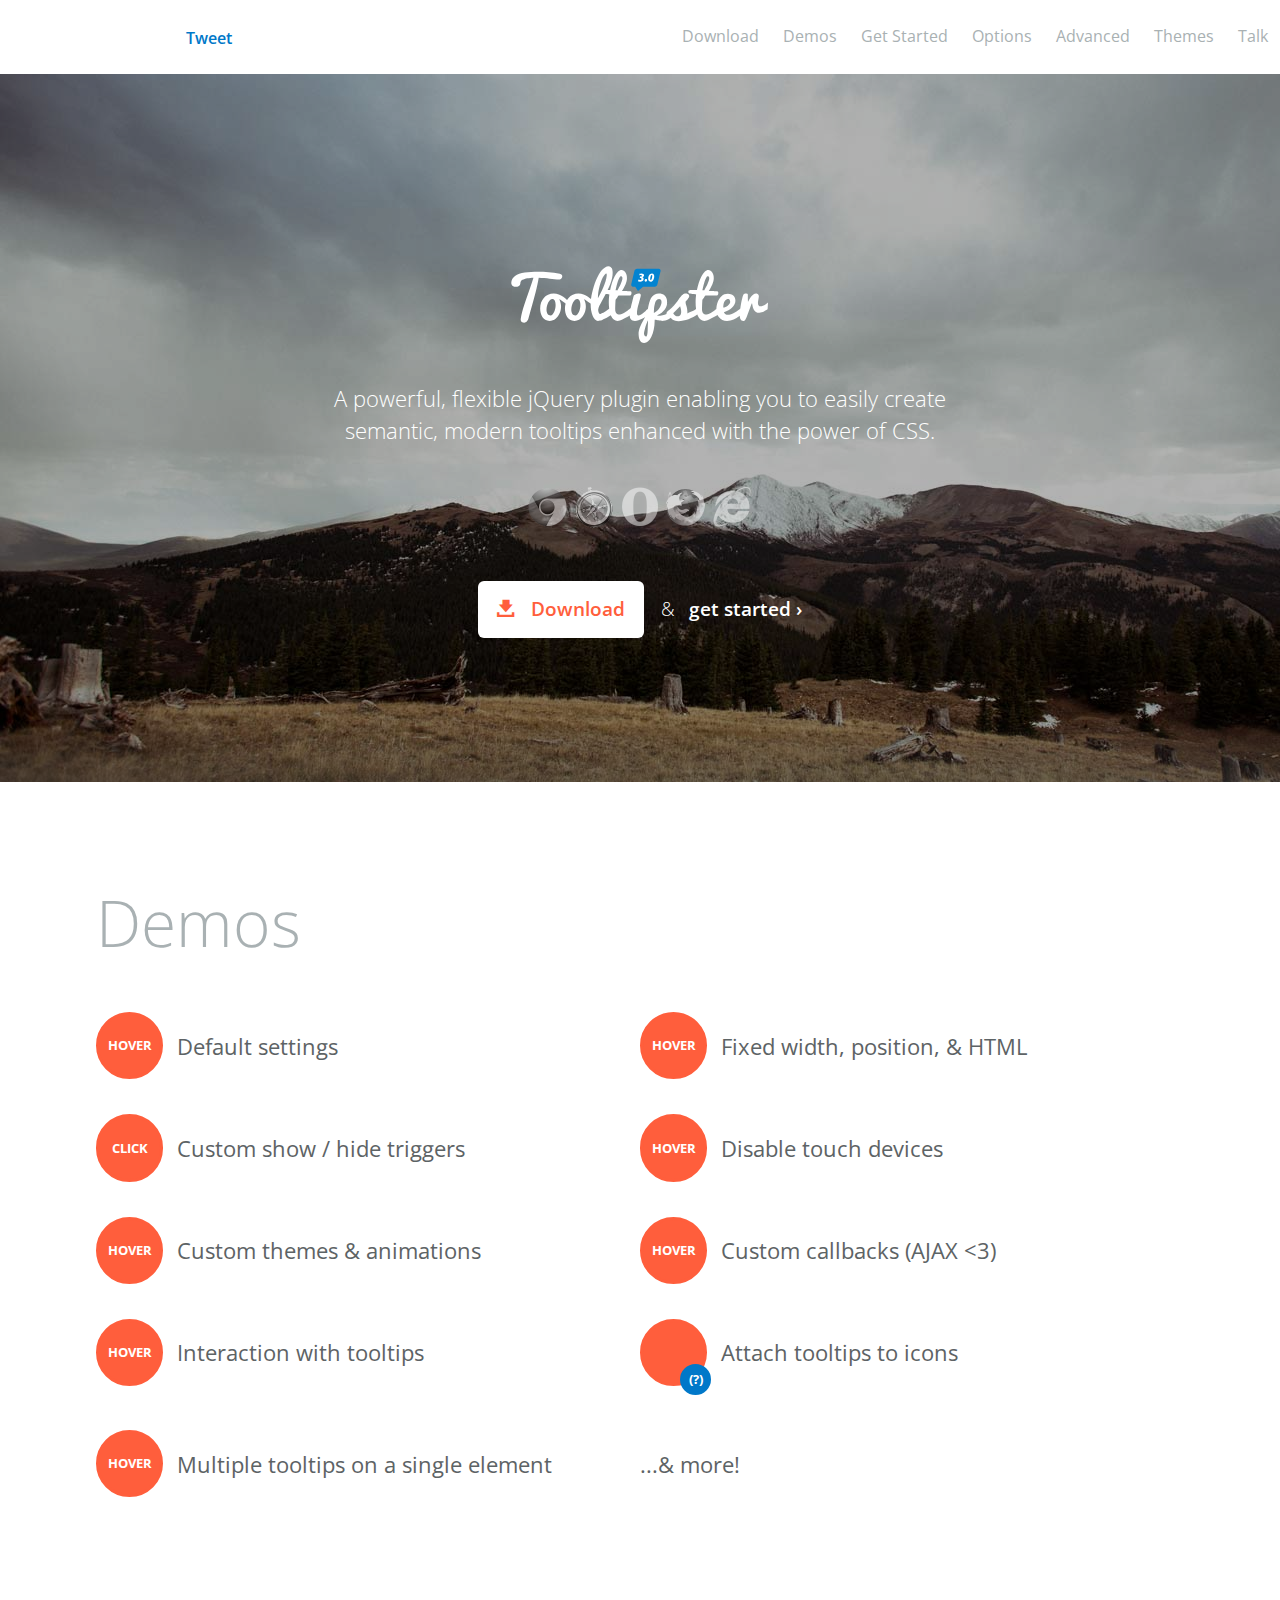
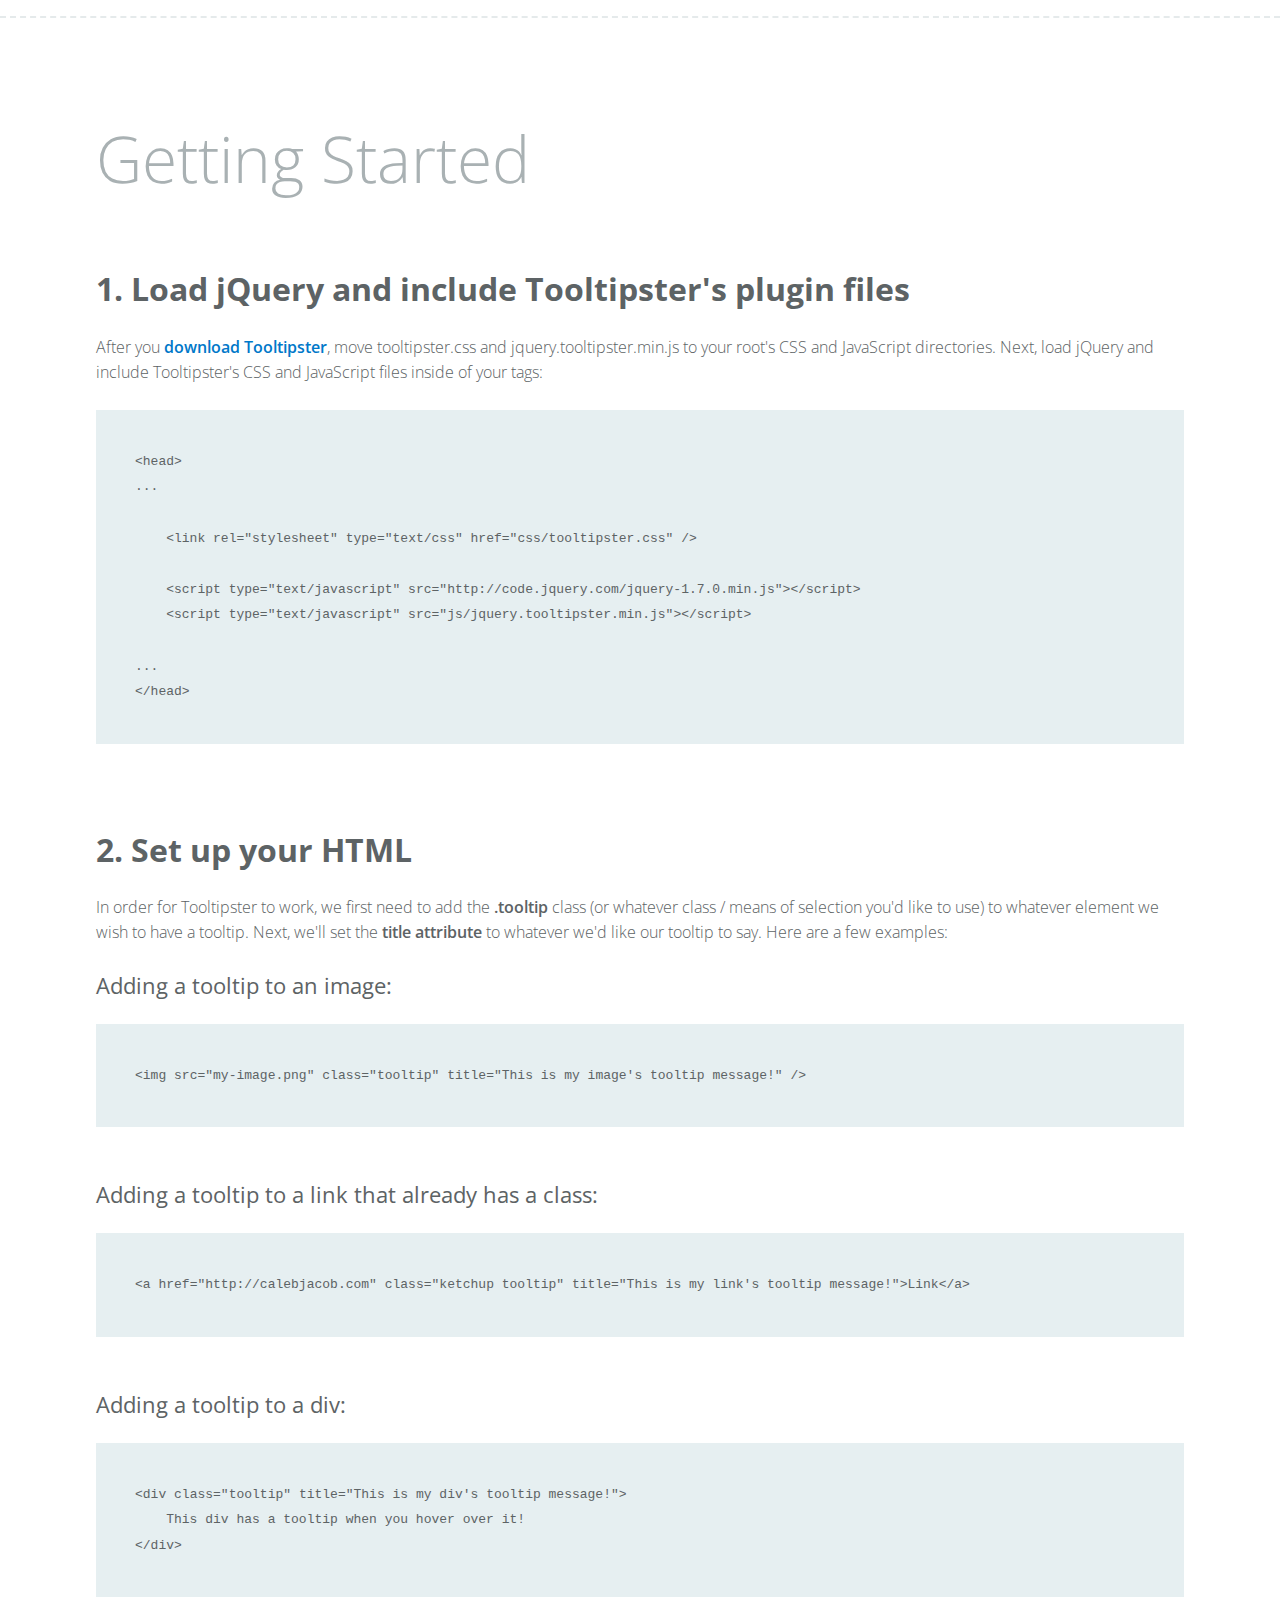
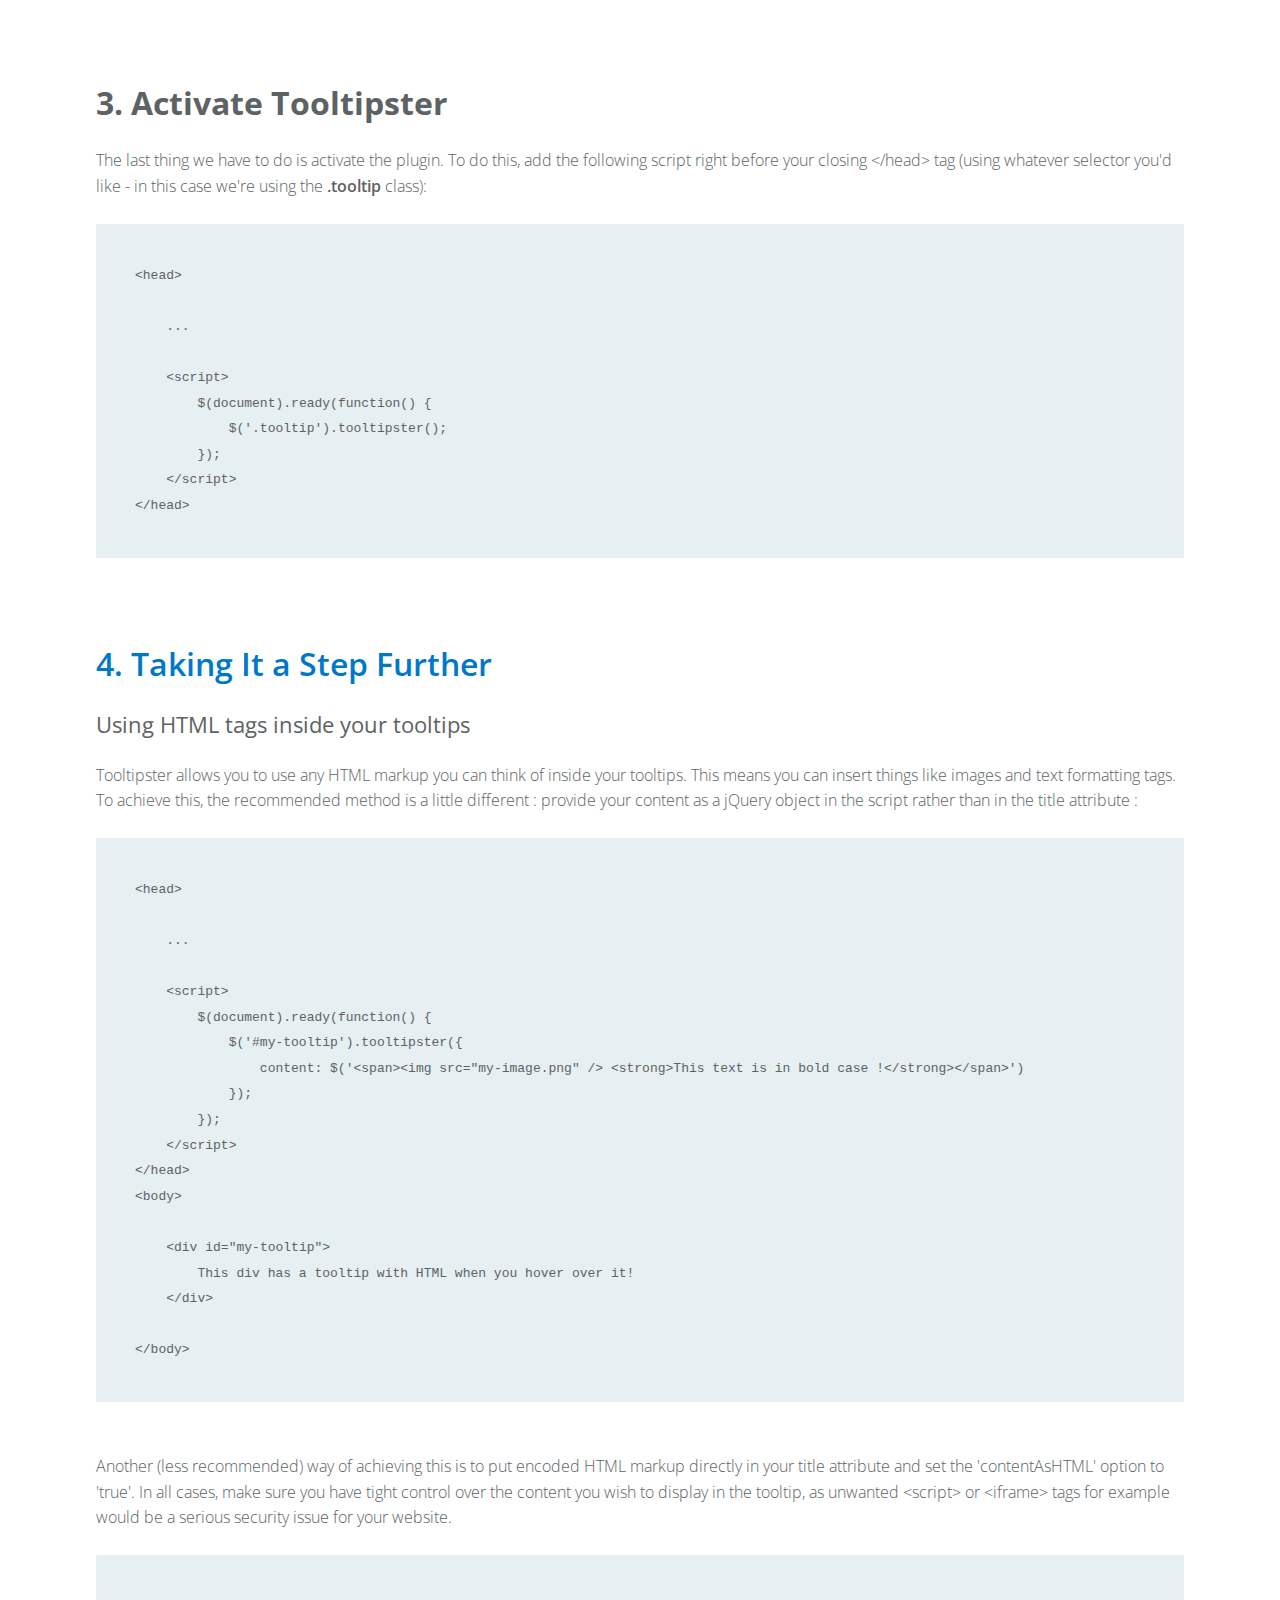
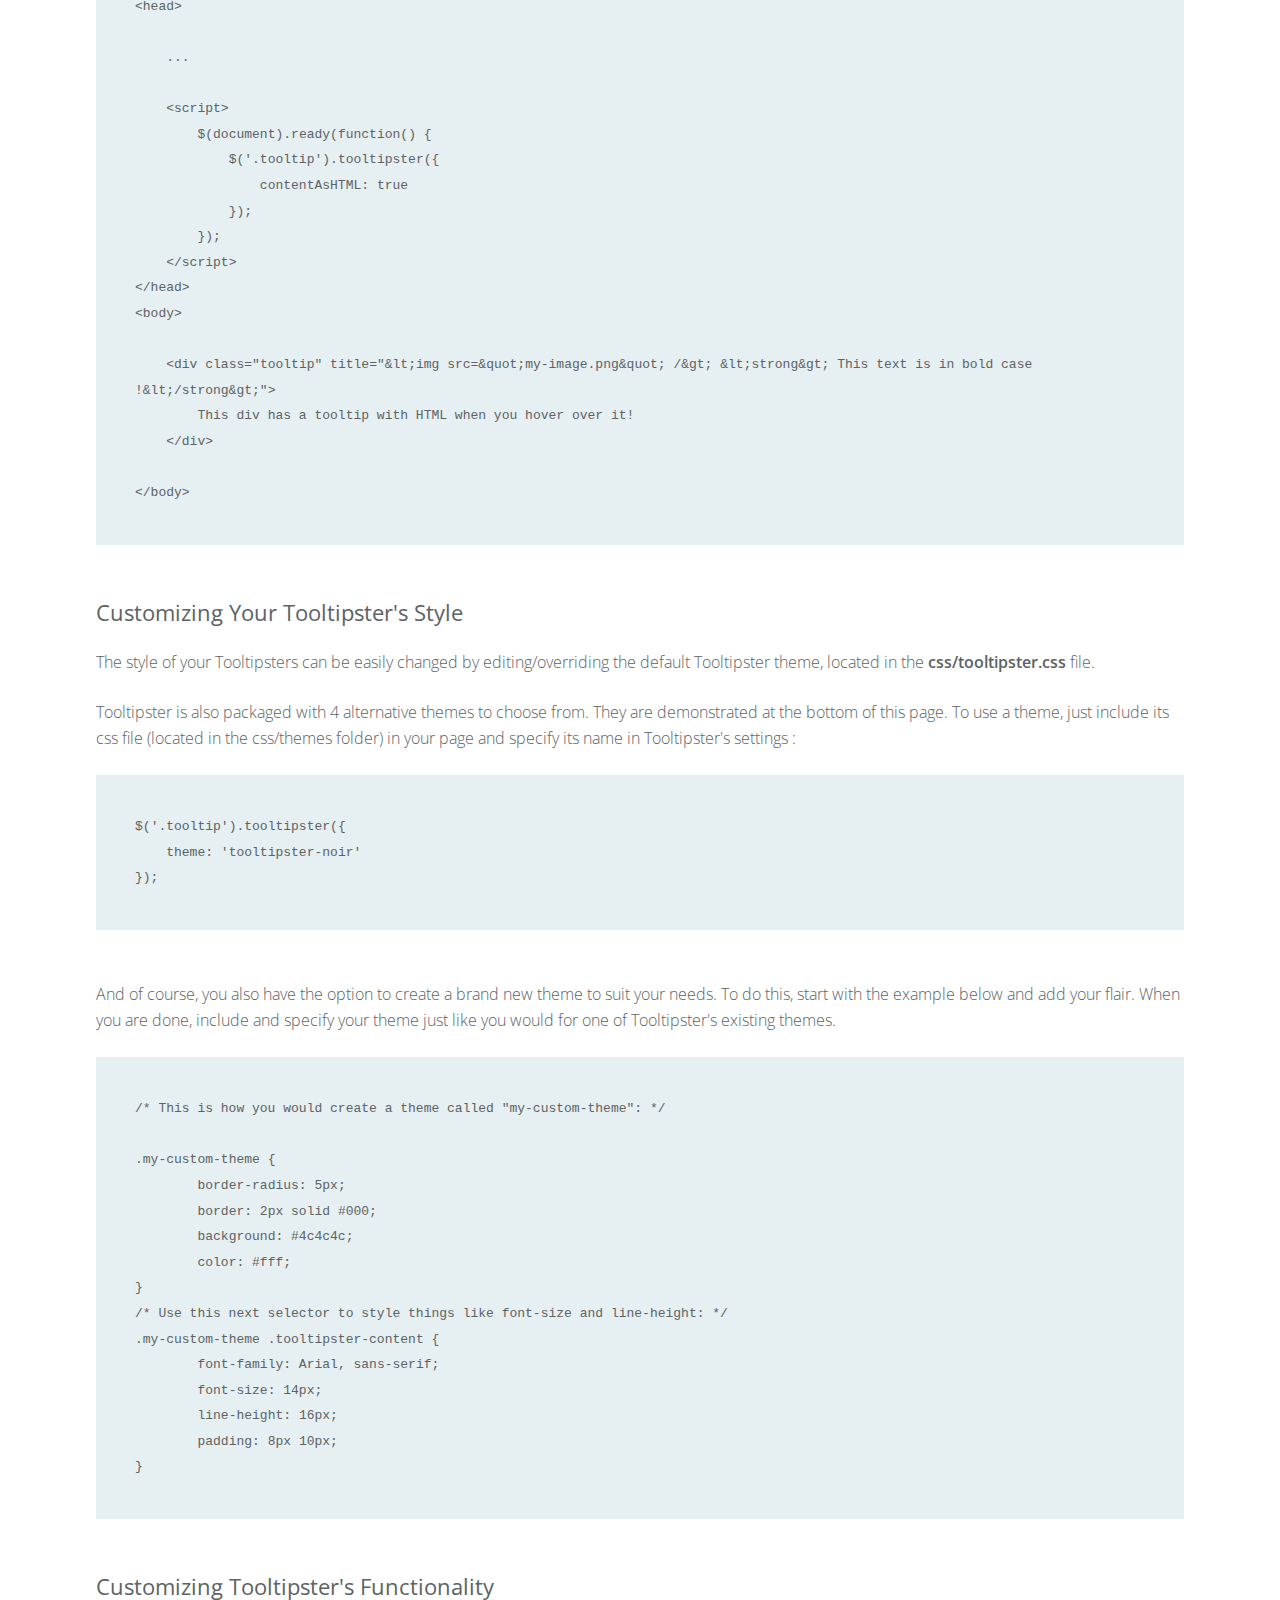
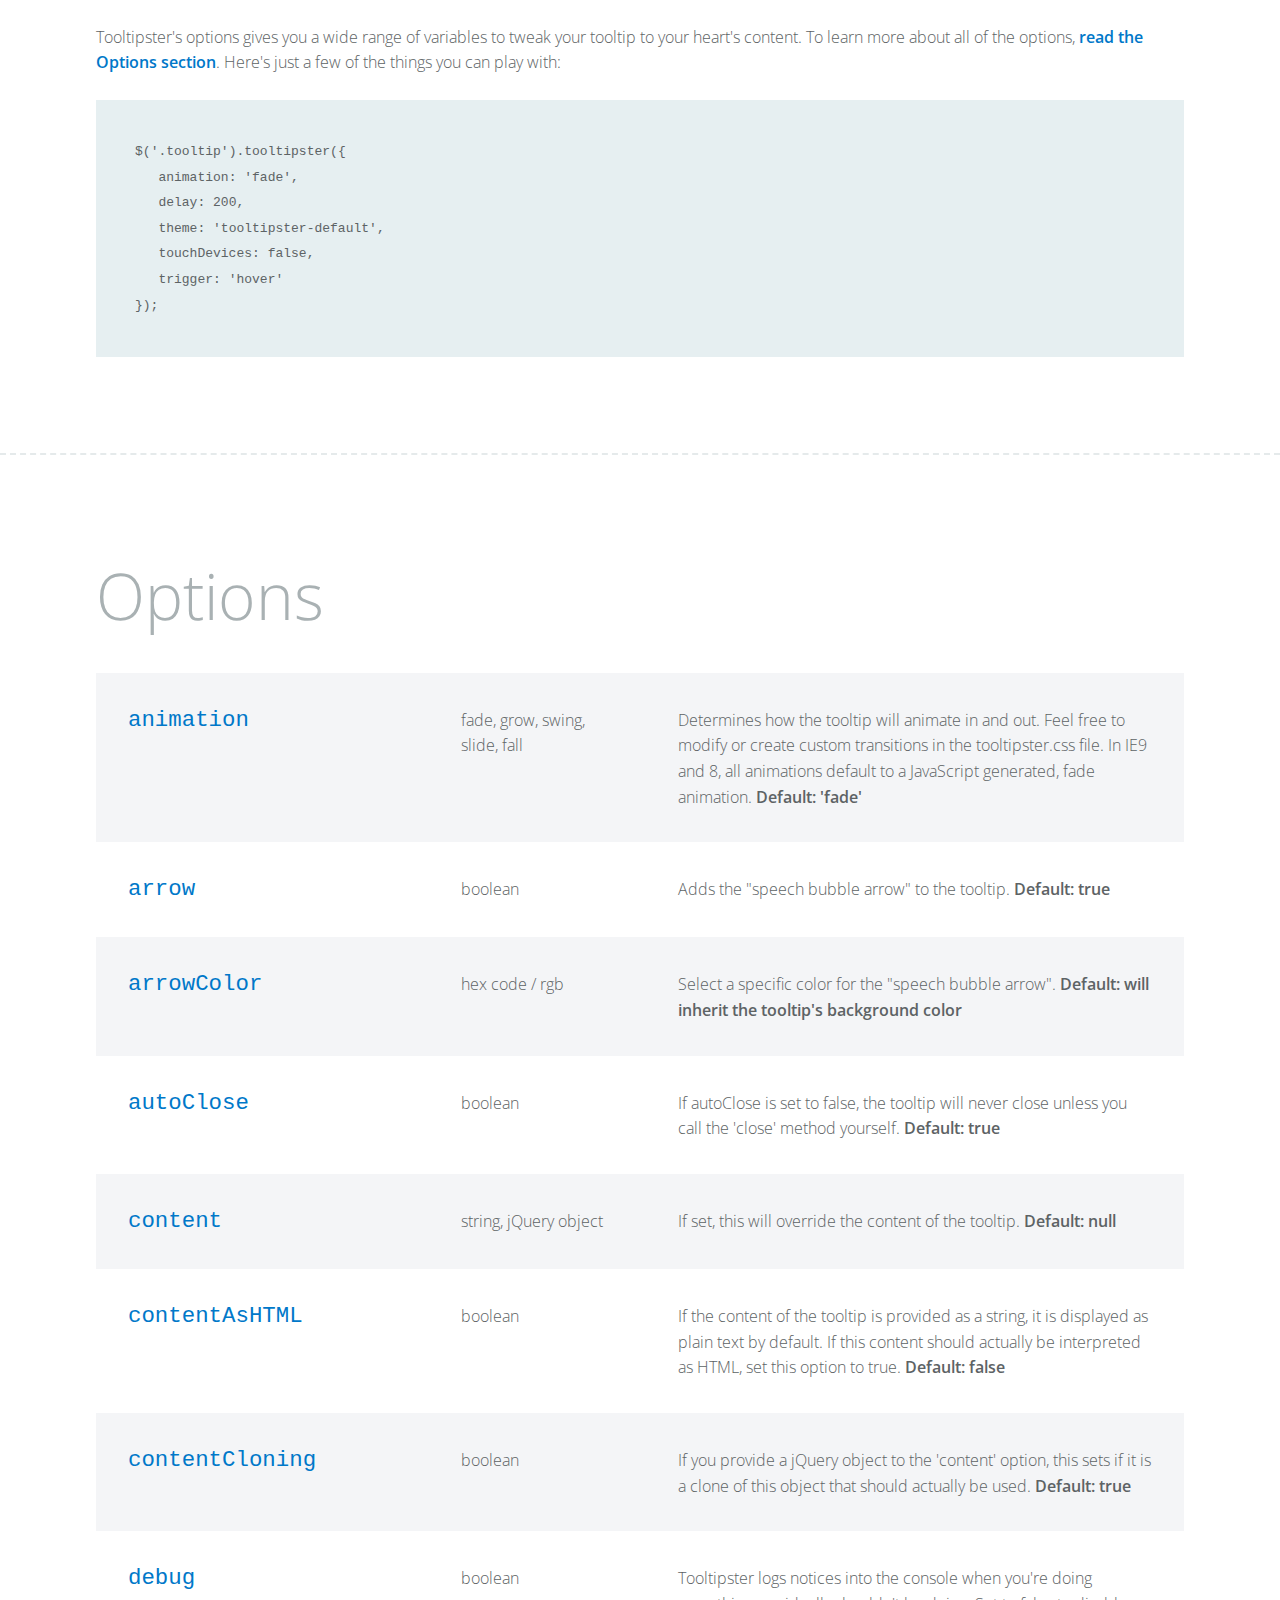
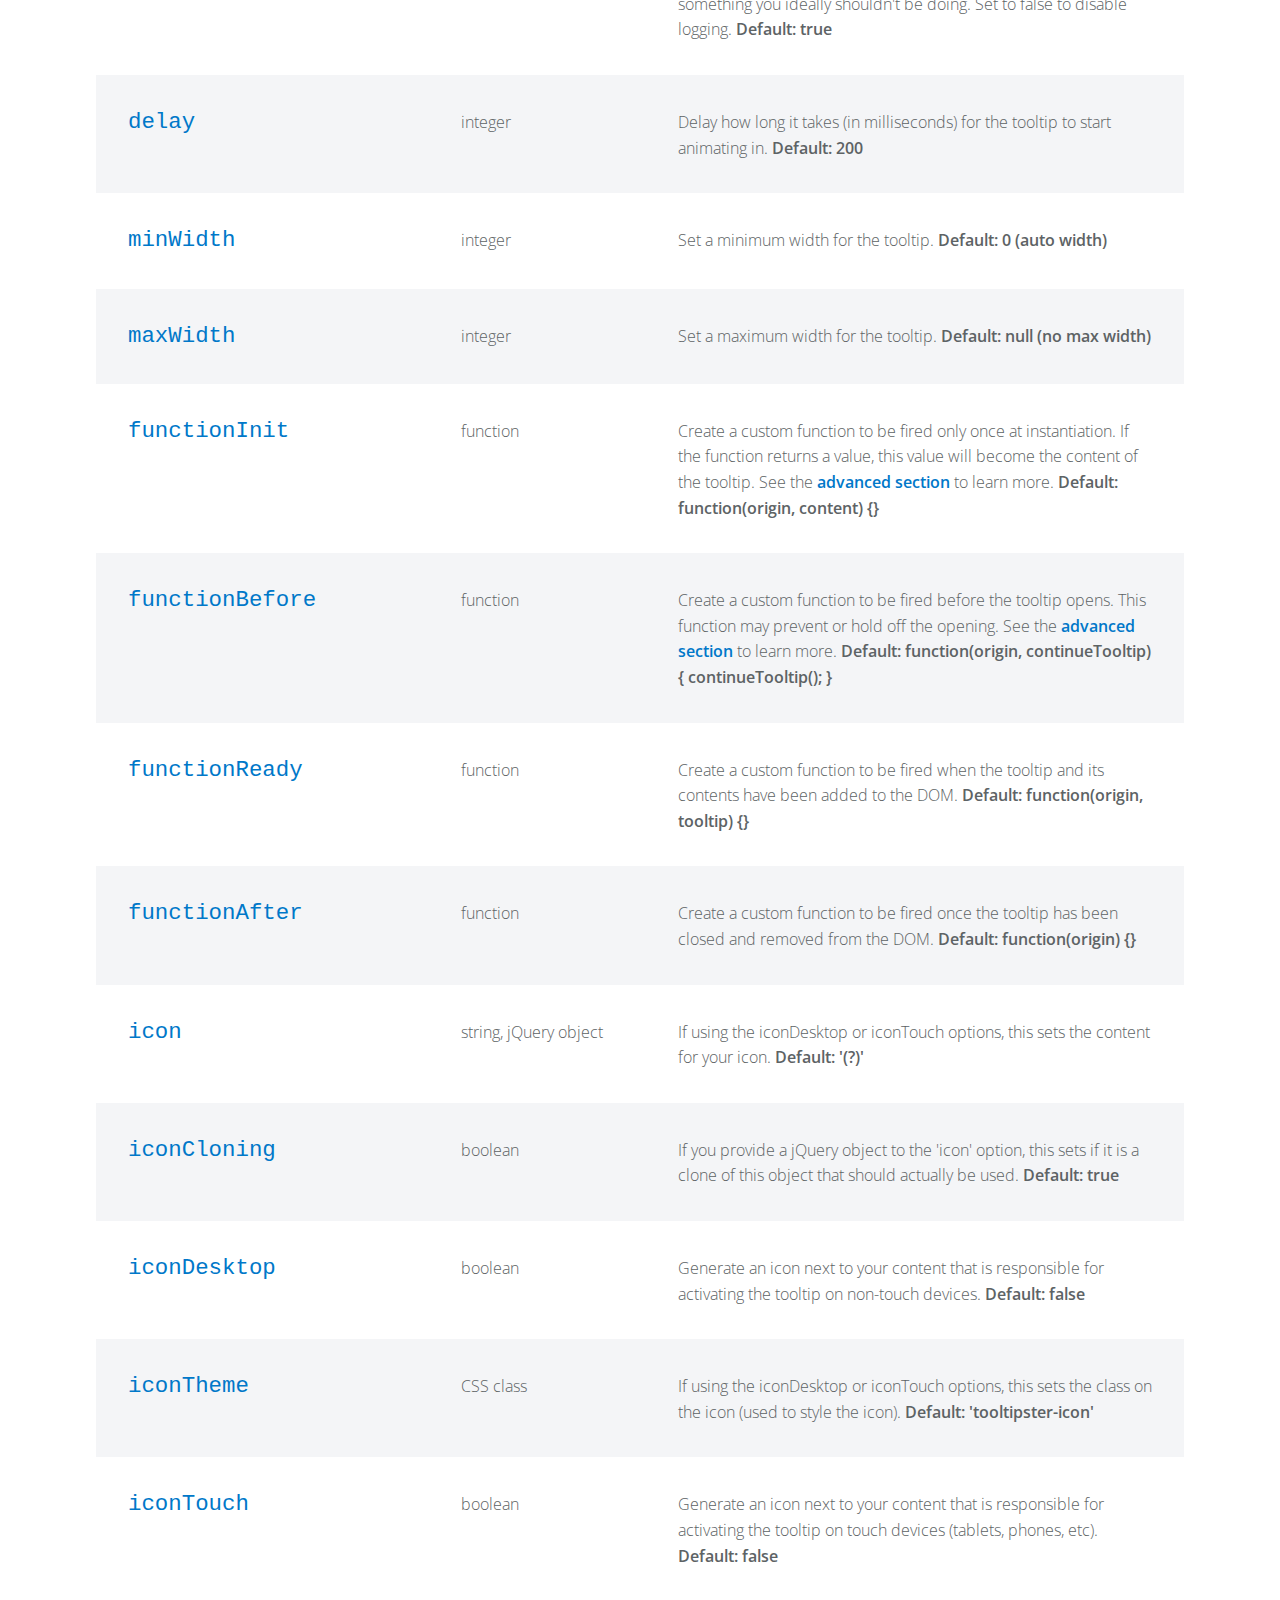
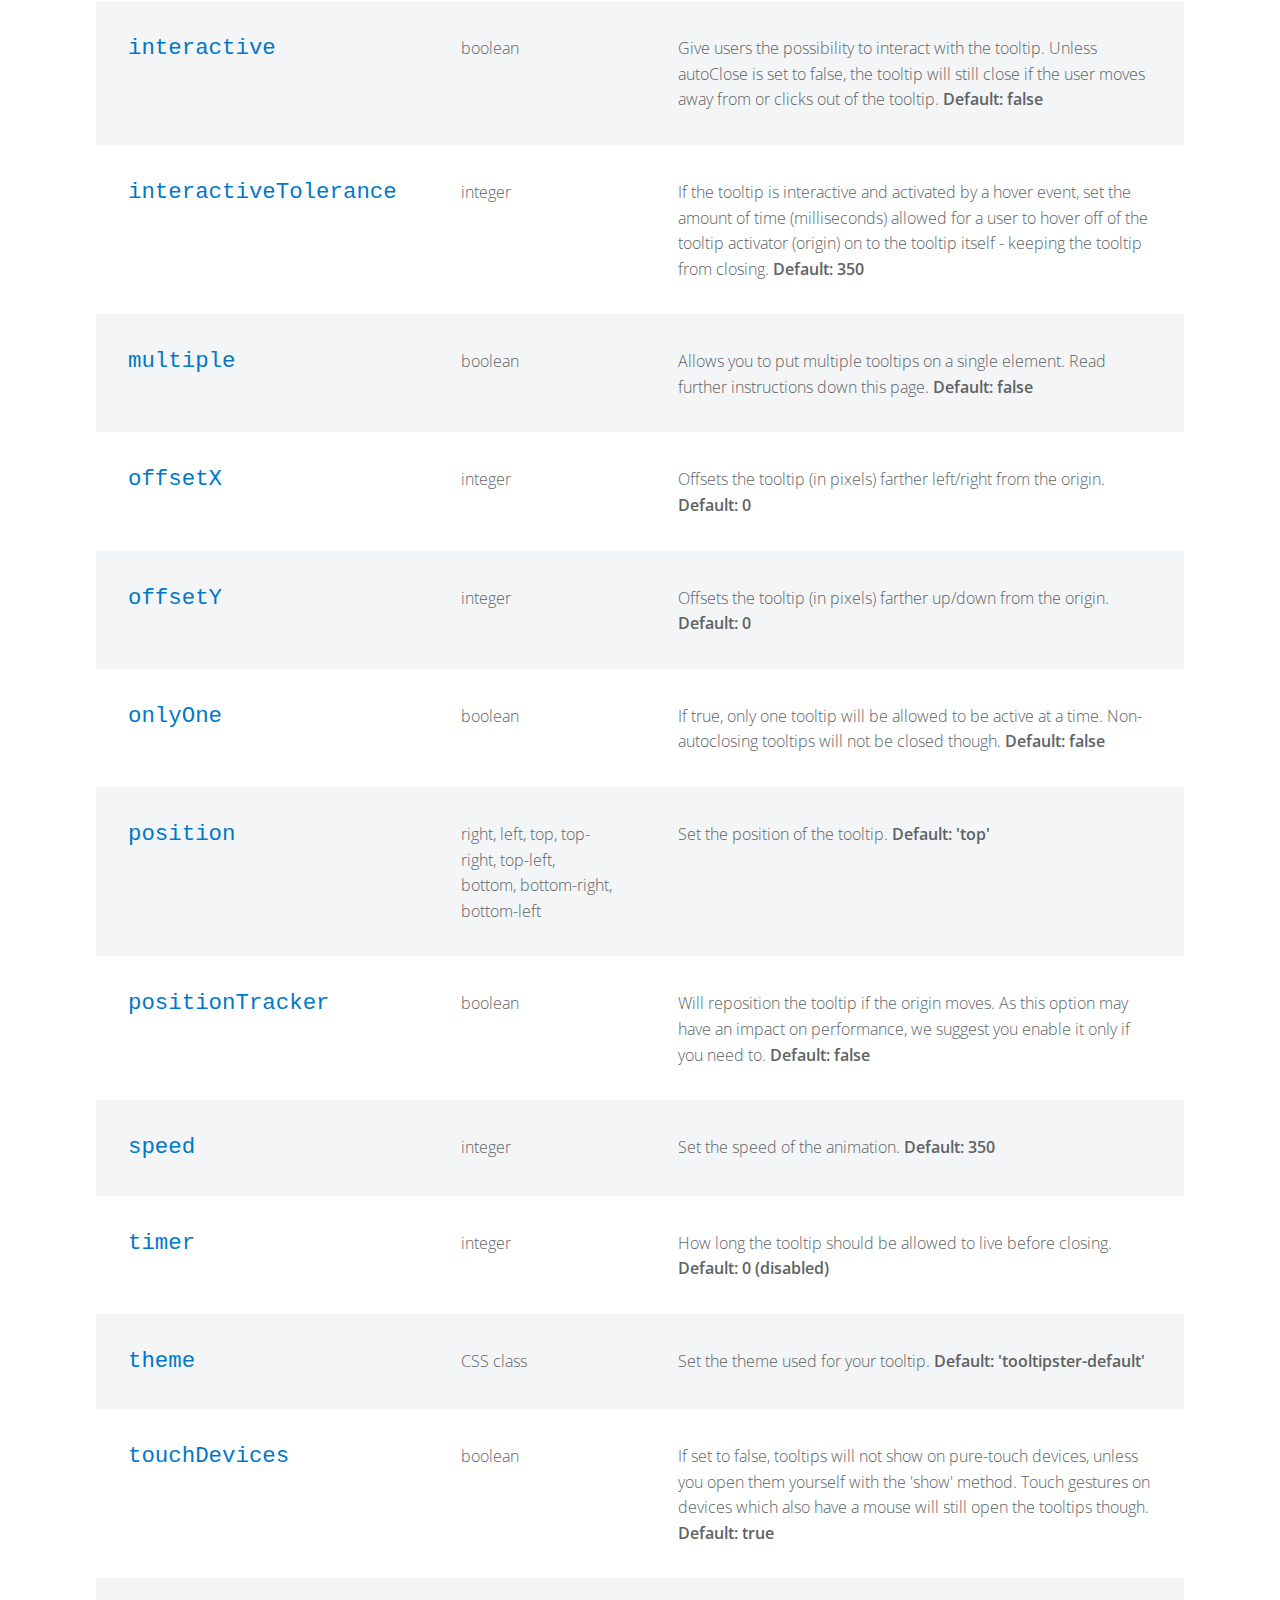
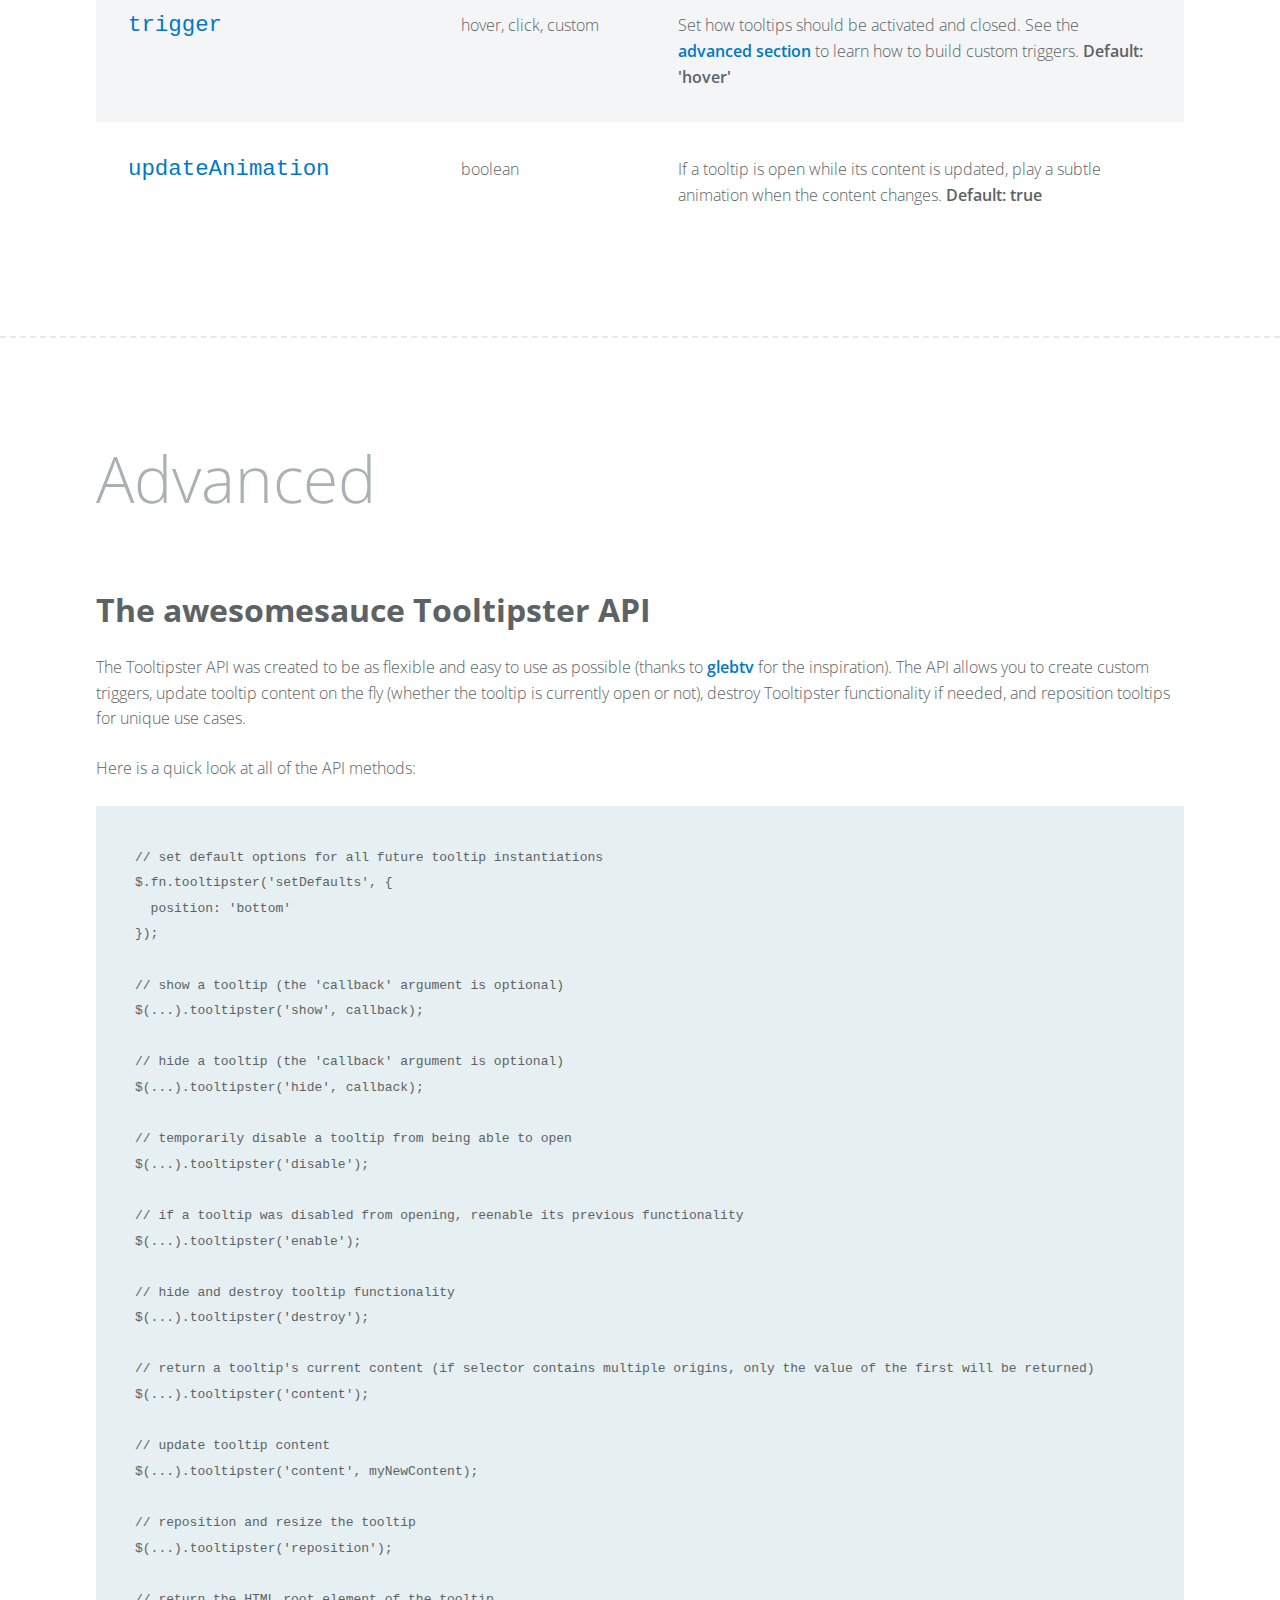
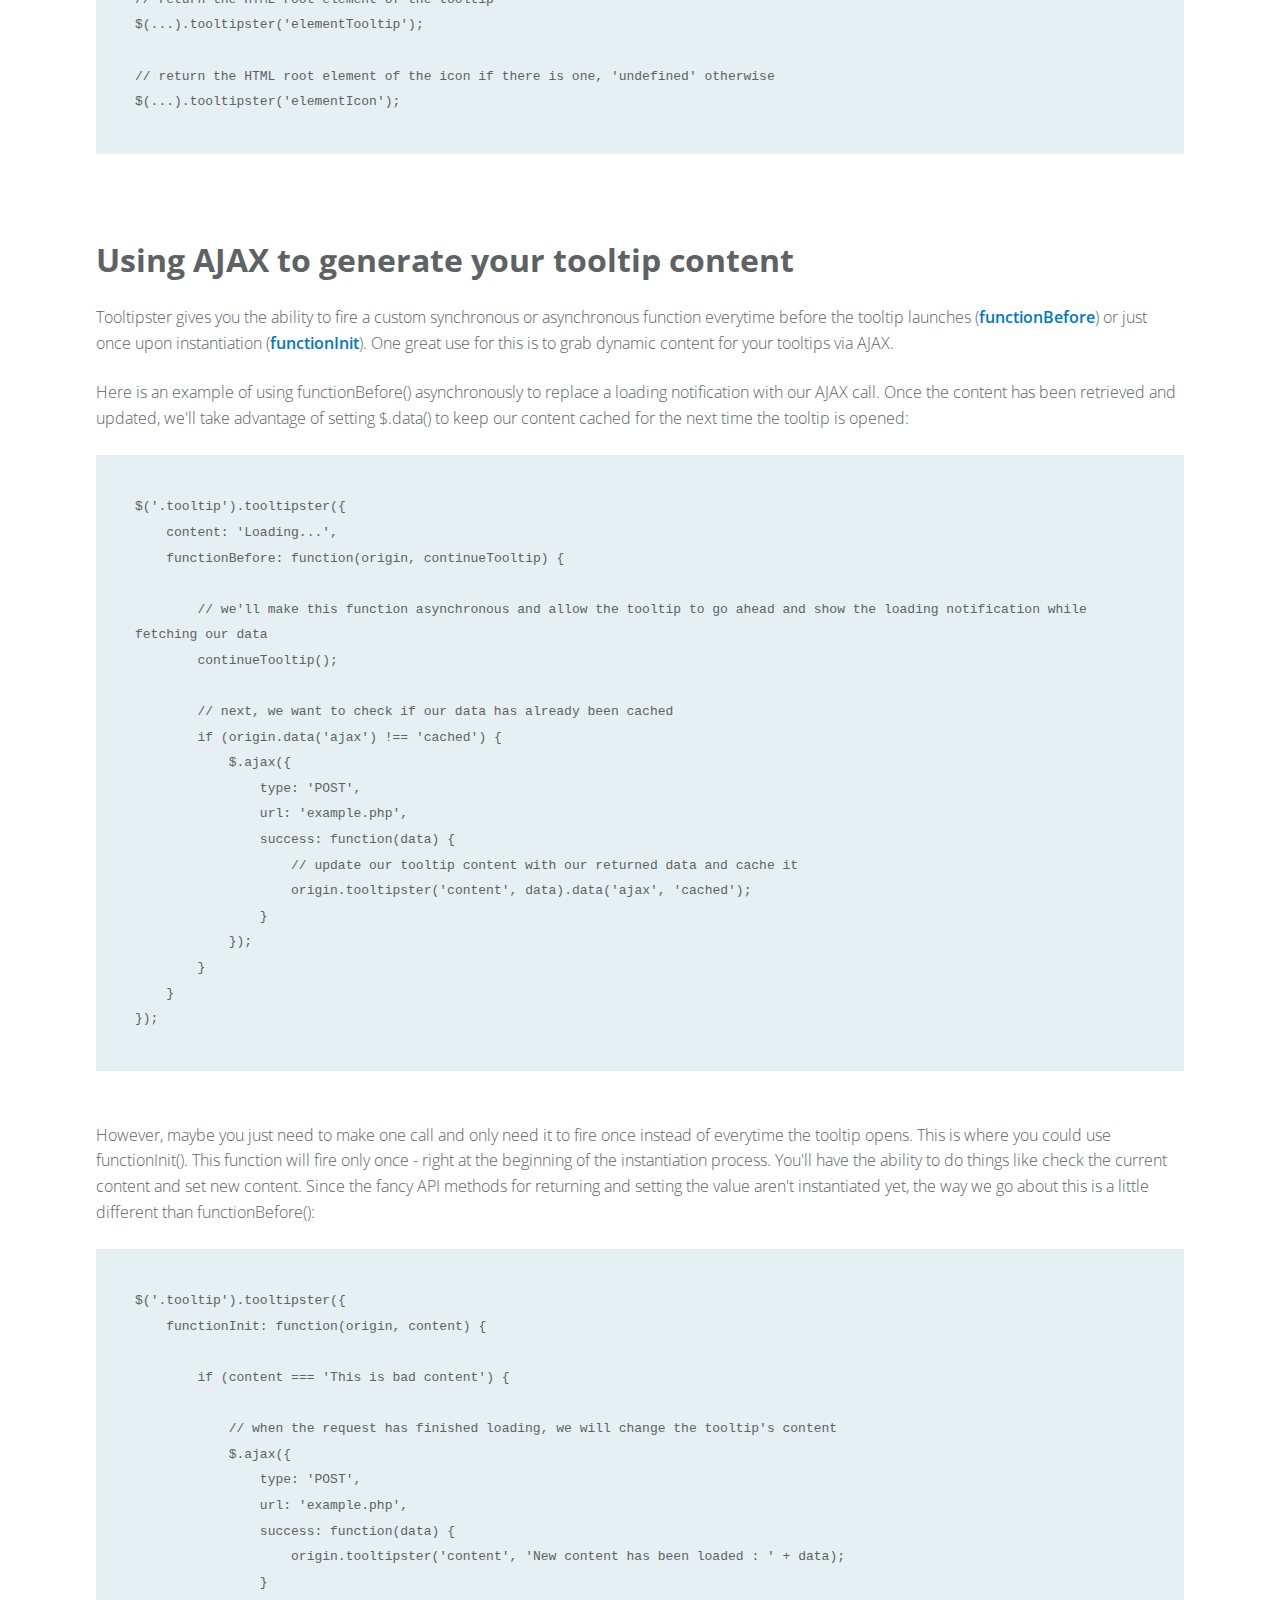
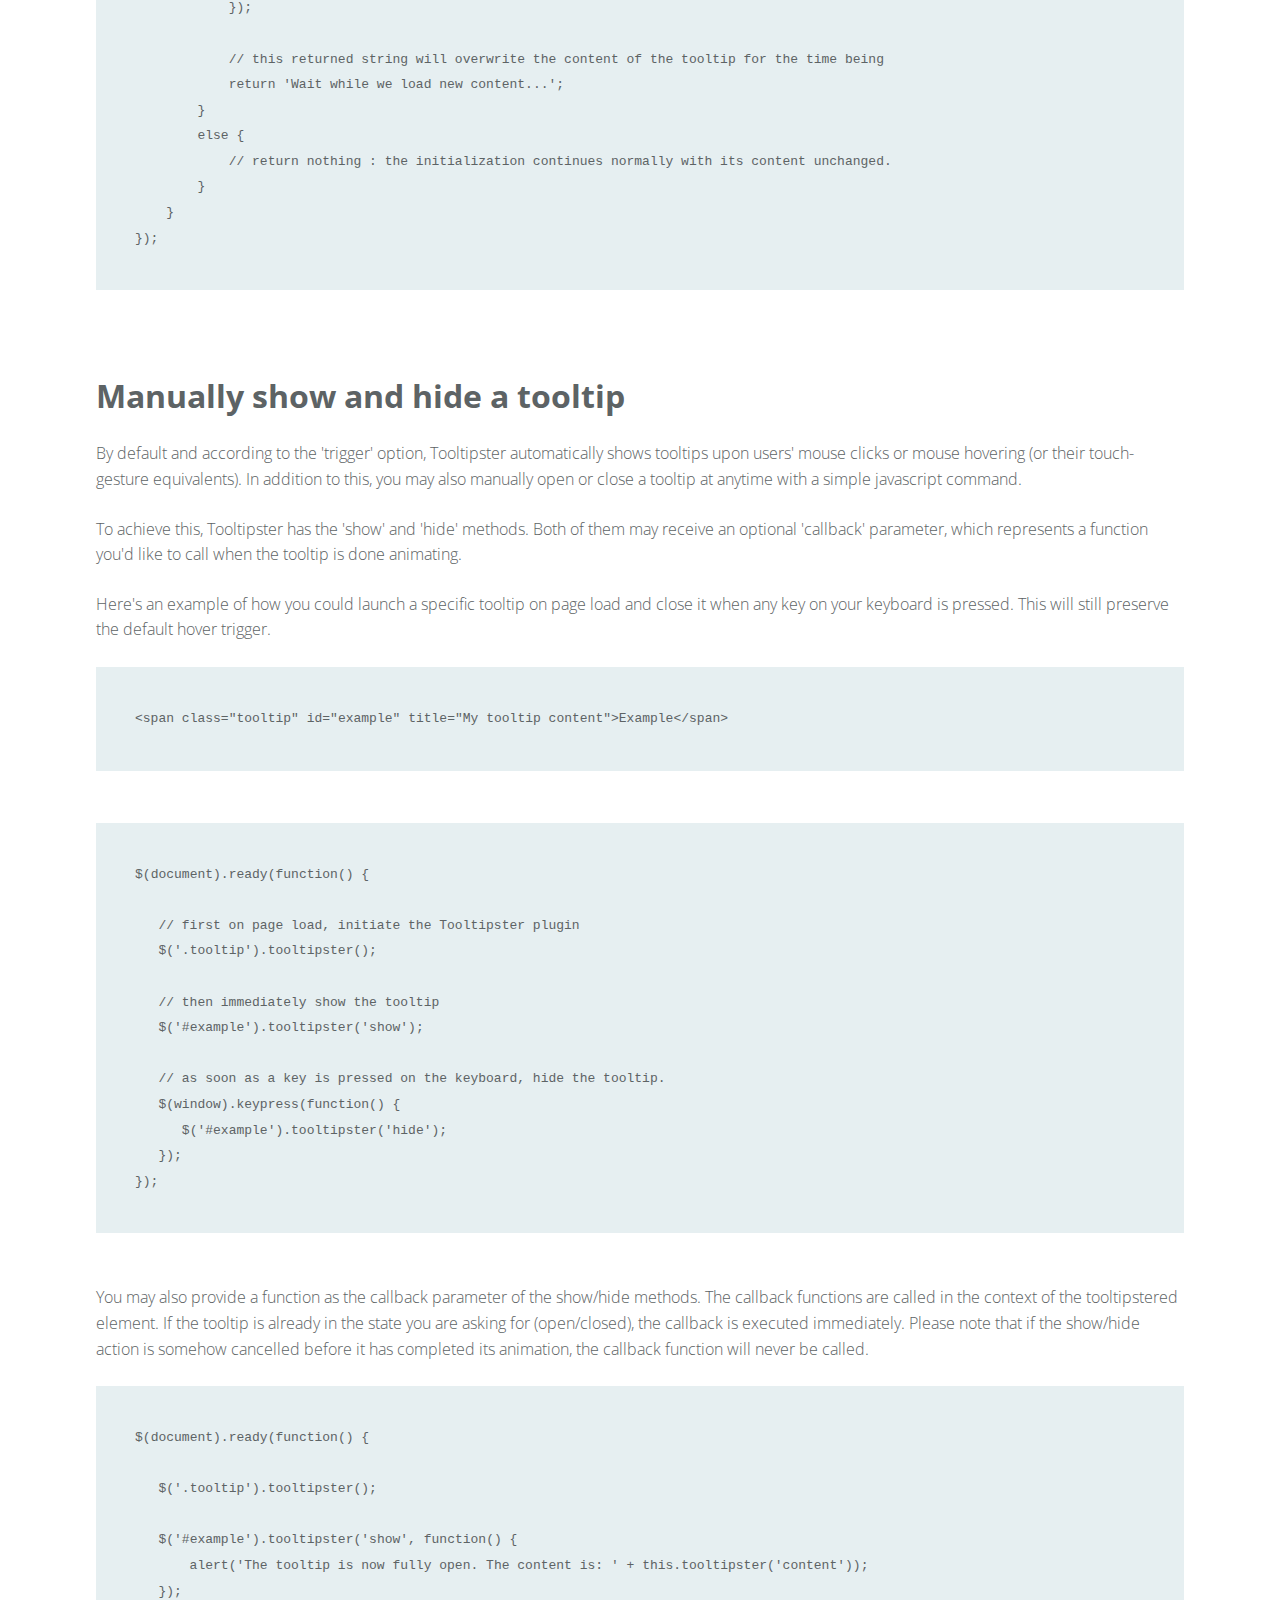
<file: ref/tooltipster-master/index.html>
<!DOCTYPE html>
<html lang="en">
<head>
	<title>Tooltipster - The jQuery Tooltip Plugin</title>
	<meta charset="UTF-8" />
	<meta name="viewport" content="width=device-width, initial-scale=1, maximum-scale=1.0, user-scalable=no">
	<meta name="description" content="Tooltipster is a powerful, flexible jQuery plugin enabling you to easily create clean, HTML5 validated tooltips." />
	<meta property="og:title" content="Tooltipster" />
	<meta property="og:type" content="website" />
	<meta property="og:url" content="index.html" />
	<meta property="og:image" content="images/social.jpg" />
	<meta property="og:site_name" content="Tooltipster - The jQuery Tooltip Plugin" />
	<meta property="og:description" content="Tooltipster is a powerful, flexible jQuery plugin enabling you to easily create clean, HTML5 validated tooltips." />
	<html itemscope itemtype="http://schema.org/CreativeWork">
	<meta itemprop="name" content="Tooltipster - The jQuery Tooltip Plugin">
	<meta itemprop="description" content="Tooltipster is a powerful, flexible jQuery plugin enabling you to easily create clean, HTML5 validated tooltips.">
	<meta itemprop="image" content="images/social.jpg">
	<link rel="icon" type="image/png" href="images/favicon.png" />
	<link rel="image_src" href="images/social.jpg" / >
	
	<link rel="stylesheet" type="text/css" href="doc/css/reset.css" />

	<link rel="stylesheet" type="text/css" href="doc/css/style.css" />
	<link rel="stylesheet" type="text/css" href="css/tooltipster.css" />
	<link rel="stylesheet" type="text/css" href="css/themes/tooltipster-light.css" />
	<link rel="stylesheet" type="text/css" href="css/themes/tooltipster-noir.css" />
	<link rel="stylesheet" type="text/css" href="css/themes/tooltipster-punk.css" />
	<link rel="stylesheet" type="text/css" href="css/themes/tooltipster-shadow.css" />
	
	<script type="text/javascript" src="//ajax.googleapis.com/ajax/libs/jquery/1.7.0/jquery.min.js"></script>
	<script type="text/javascript" src="doc/js/jquery.jgfeed.js"></script>
	<script type="text/javascript" src="doc/js/prettify.js"></script>
	<script type="text/javascript" src="doc/js/lang-css.js"></script>
	<script type="text/javascript" src="doc/js/scripts.js"></script>
	<script type="text/javascript" src="js/jquery.tooltipster.js"></script>
	
	<!--[if lt IE 9]>
		<script src="//html5shiv.googlecode.com/svn/trunk/html5.js"></script>
	<![endif]-->
</head>
<body>
	<div id="background">
		<img src="doc/images/large-background.jpg" />
	</div>
	<div id="wrapper">
		<header>
			<div id="social">
				<div id="github">
					<iframe src="http://ghbtns.com/github-btn.html?user=iamceege&repo=tooltipster&type=watch&count=true" allowtransparency="true" frameborder="0" scrolling="0" width="100" height="20"></iframe>
				</div>
				<div id="tweet">
					<a href="https://twitter.com/share" class="twitter-share-button" data-text="Tooltipster - A powerful &amp; degradable jQuery tooltip plugin" data-via="iamceege" data-related="iamceege">Tweet</a>
					<script>!function(d,s,id){var js,fjs=d.getElementsByTagName(s)[0];if(!d.getElementById(id)){js=d.createElement(s);js.id=id;js.src="//platform.twitter.com/widgets.js";fjs.parentNode.insertBefore(js,fjs);}}(document,"script","twitter-wjs");</script>
				</div>
				<div id="gplus">
					<g:plusone href="http://calebjacob.com/tooltipster"></g:plusone>
				</div>
			</div>
			<nav>
				<ul>
					<li><a href="https://github.com/iamceege/tooltipster/archive/master.zip">Download</a></li>
					<li><a href="#demos">Demos</a></li>
					<li><a href="#getting-started">Get Started</a></li>
					<li><a href="#options">Options</a></li>
					<li><a href="#advanced">Advanced</a></li>
					<li><a href="#themes">Themes</a></li>
					<li><a href="#talk">Talk</a></li>
				</ul>
			</nav>
			<select>
				<option selected="selected" disabled="disabled">Menu...</option>
				<option value="demos">Demos</option>
				<option value="getting-started">Get Started</option>
				<option value="options">Options</option>
				<option value="themes">Themes</option>
				<option value="talk">Talk</option>
			</select>
		</header>
		<section id="welcome">
			<img src="doc/images/tooltipster.svg" alt="Tooltipster" id="tooltipster" />
			<h1>A powerful, flexible jQuery plugin enabling you to easily create semantic, modern tooltips enhanced with the power of CSS.</h1>
			<ul id="browser-support">
				<li>
					<img src="doc/images/browser-chrome.png" alt="Chrome" class="tooltip" title="Chrome Support" />
				</li>
				<li>
					<img src="doc/images/browser-safari.png" alt="Safari" class="tooltip" title="Safari Support" />
				</li>
				<li>
					<img src="doc/images/browser-opera.png" alt="Opera" class="tooltip" title="Opera Support" />
				</li>
				<li>
					<img src="doc/images/browser-firefox.png" alt="FireFox" class="tooltip" title="FireFox Support" />
				</li>
				<li>
					<img src="doc/images/browser-ie.png" alt="Internet Explorer" class="tooltip" title="IE10, IE9, &amp; IE8 Support + Graceful Degradation" />
				</li>
			</ul>
			<div id="download">
				<a href="https://github.com/iamceege/tooltipster/archive/master.zip" class="button alt">Download</a> <span style="padding-right: 0.5em;">&amp;</span> <a href="#demos" class="white">get started &rsaquo;</a>
			</div>
		</section>
		
		<section id="demos">
			<h2>Demos</h2>
			<ul>
				<li>
					<span id="demo-default" title="Hi! This is a tooltip.">Hover</span> Default settings
				</li>
				<li>
					<span id="demo-html">Hover</span> Fixed width, position, &amp; HTML
				</li>
				<li>
					<span id="demo-events" title="Press any key on your keyboard or click anywhere in the page to close this">Click</span> Custom show / hide triggers
				</li>
				<li>
					<span id="demo-touch" title="I would have never been born on a touch device :'(">Hover</span> Disable touch devices
				</li>
				<li>
					<span id="demo-theme" title="Build custom themes and CSS powered animations!">Hover</span> Custom themes &amp; animations
				</li>
				<li>
					<span id="demo-callback" title="This will be populated by AJAX.">Hover</span> Custom callbacks (AJAX <3)
				</li>
				<li>
					<span id="demo-interact" title="Try clicking &lt;a href='http://google.com/' target='_blank'&gt;this link&lt;/a&gt;">Hover</span> Interaction with tooltips
				</li>
				<li>
					<span id="demo-icon" title="Use separate icons to launch your tooltips on either desktops or touch devices - or both!"></span> Attach tooltips to icons
				</li>
				<li>
					<span id="demo-multiple">Hover</span> Multiple tooltips on a single element
				</li>
				<li>...&amp; more!</li>
			</ul>
		</section>
		
		<section id="getting-started">
			<h2>Getting Started</h2>
			<h3>1. Load jQuery and include Tooltipster's plugin files</h3>
			<p>After you <a href="https://github.com/iamceege/tooltipster/archive/master.zip">download Tooltipster</a>, move tooltipster.css and jquery.tooltipster.min.js to your root's CSS and JavaScript directories. Next, load jQuery and include Tooltipster's CSS and JavaScript files inside of your  tags:</p>
<pre class="prettyprint">
&lt;head&#62;
...

    &lt;link rel="stylesheet" type="text/css" href="css/tooltipster.css" /&#62;

    &lt;script type="text/javascript" src="http://code.jquery.com/jquery-1.7.0.min.js"&#62;&lt;/script&#62;
    &lt;script type="text/javascript" src="js/jquery.tooltipster.min.js"&#62;&lt;/script&#62;

...
&lt;/head&#62;
</pre>
			<h3>2. Set up your HTML</h3>
			<p>In order for Tooltipster to work, we first need to add the <strong>.tooltip</strong> class (or whatever class / means of selection you'd like to use) to whatever element we wish to have a tooltip. Next, we'll set the <strong>title attribute</strong> to whatever we'd like our tooltip to say. Here are a few examples:</p>
			<h4>Adding a tooltip to an image:</h4>
			<pre class="prettyprint">
&lt;img src="my-image.png" class="tooltip" title="This is my image's tooltip message!" /&#62;</pre>
			<h4>Adding a tooltip to a link that already has a class:</h4>
			<pre class="prettyprint">
&lt;a href="http://calebjacob.com" class="ketchup tooltip" title="This is my link's tooltip message!"&#62;Link&lt;/a&#62;</pre>
			<h4>Adding a tooltip to a div:</h4>
			<pre class="prettyprint">
&lt;div class="tooltip" title="This is my div's tooltip message!"&#62; 
    This div has a tooltip when you hover over it!
&lt;/div&#62;</pre>
			
			<h3>3. Activate Tooltipster</h3>
			<p>The last thing we have to do is activate the plugin. To do this, add the following script right before your closing &lt;/head&#62; tag (using whatever selector you'd like - in this case we're using the <strong>.tooltip</strong> class):</p>
			<pre class="prettyprint">
&lt;head&#62;

    ...

    &lt;script&#62;
        $(document).ready(function() {
            $('.tooltip').tooltipster();
        });
    &lt;/script&#62;
&lt;/head&#62;</pre>
			
			<h3><a name="further">4. Taking It a Step Further</a></h3>
			<h4>Using HTML tags inside your tooltips</h4>
			<p>Tooltipster allows you to use any HTML markup you can think of inside your tooltips. This means you can insert things like images and text formatting tags. To achieve this, the recommended method is a little different : provide your content as a jQuery object in the script rather than in the title attribute :</p>
			<pre class="prettyprint">
&lt;head&#62;

    ...

    &lt;script&#62;
        $(document).ready(function() {
            $('#my-tooltip').tooltipster({
                content: $('&lt;span&gt;&lt;img src="my-image.png" /&gt; &lt;strong&gt;This text is in bold case !&lt;/strong&gt;&lt;/span&gt;')
            });
        });
    &lt;/script&#62;
&lt;/head&#62;
&lt;body&#62;
    
    &lt;div id="my-tooltip"&#62; 
        This div has a tooltip with HTML when you hover over it!
    &lt;/div&#62;
	
&lt;/body&#62;</pre>

			<p>Another (less recommended) way of achieving this is to put encoded HTML markup directly in your title attribute and set the 'contentAsHTML' option to 'true'. In all cases, make sure you have tight control over the content you wish to display in the tooltip, as unwanted &lt;script&gt; or &lt;iframe&gt; tags for example would be a serious security issue for your website.</p>

			<pre class="prettyprint">
&lt;head&#62;

    ...

    &lt;script&#62;
        $(document).ready(function() {
            $('.tooltip').tooltipster({
                contentAsHTML: true
            });
        });
    &lt;/script&#62;
&lt;/head&#62;
&lt;body&#62;
    
    &lt;div class="tooltip" title="&amp;lt;img src=&amp;quot;my-image.png&amp;quot; /&amp;gt; &amp;lt;strong&amp;gt; This text is in bold case !&amp;lt;/strong&amp;gt;"&gt; 
        This div has a tooltip with HTML when you hover over it!
    &lt;/div&#62;
	
&lt;/body&#62;</pre>
			
			<h4>Customizing Your Tooltipster's Style</h4>
			<p>The style of your Tooltipsters can be easily changed by editing/overriding the default Tooltipster theme, located in the <strong>css/tooltipster.css</strong> file.</p>
			<p>Tooltipster is also packaged with 4 alternative themes to choose from. They are demonstrated at the bottom of this page. To use a theme, just include its css file (located in the css/themes folder) in your page and specify its name in Tooltipster's settings :</p>
			<pre class="prettyprint">
$('.tooltip').tooltipster({
    theme: 'tooltipster-noir'
});</pre>
			<p>And of course, you also have the option to create a brand new theme to suit your needs. To do this, start with the example below and add your flair. When you are done, include and specify your theme just like you would for one of Tooltipster's existing themes.</p>
			<pre class="prettyprint lang-css">
/* This is how you would create a theme called "my-custom-theme": */

.my-custom-theme {
	border-radius: 5px; 
	border: 2px solid #000;
	background: #4c4c4c;
	color: #fff;
}
/* Use this next selector to style things like font-size and line-height: */
.my-custom-theme .tooltipster-content {
	font-family: Arial, sans-serif;
	font-size: 14px;
	line-height: 16px;
	padding: 8px 10px;
}</pre>
			
			<h4>Customizing Tooltipster's Functionality</h4>
			<p>Tooltipster's options gives you a wide range of variables to tweak your tooltip to your heart's content. To learn more about all of the options, <a href="#options">read the Options section</a>. Here's just a few of the things you can play with:</p>
			<pre class="prettyprint">
$('.tooltip').tooltipster({
   animation: 'fade',
   delay: 200,
   theme: 'tooltipster-default',
   touchDevices: false,
   trigger: 'hover'
});</pre>
		</section>
		
		<section id="options">
			<h2>Options</h2>
			<table border="0" cellpadding="0" cellspacing="0">
				<tr>
					<td><h4>animation</h4></td>
					<td>fade, grow, swing, slide, fall</td>
					<td>Determines how the tooltip will animate in and out. Feel free to modify or create custom transitions in the tooltipster.css file. In IE9 and 8, all animations default to a JavaScript generated, fade animation. <strong>Default: 'fade'</strong></td>
				</tr>
				<tr>
					<td><h4>arrow</h4></td>
					<td>boolean</td>
					<td>Adds the "speech bubble arrow" to the tooltip. <strong>Default: true</strong></td>
				</tr>
				<tr>
					<td><h4>arrowColor</h4></td>
					<td>hex code / rgb</td>
					<td>Select a specific color for the "speech bubble arrow". <strong>Default: will inherit the tooltip's background color</strong></td>
				</tr>
				<tr>
					<td><h4>autoClose</h4></td>
					<td>boolean</td>
					<td>If autoClose is set to false, the tooltip will never close unless you call the 'close' method yourself. <strong>Default: true</strong></td>
				</tr>
				<tr>
					<td><h4>content</h4></td>
					<td>string, jQuery object</td>
					<td>If set, this will override the content of the tooltip. <strong>Default: null</strong></td>
				</tr>
				<tr>
					<td><h4>contentAsHTML</h4></td>
					<td>boolean</td>
					<td>If the content of the tooltip is provided as a string, it is displayed as plain text by default. If this content should actually be interpreted as HTML, set this option to true. <strong>Default: false</strong></td>
				</tr>
				<tr>
					<td><h4>contentCloning</h4></td>
					<td>boolean</td>
					<td>If you provide a jQuery object to the 'content' option, this sets if it is a clone of this object that should actually be used. <strong>Default: true</strong></td>
				</tr>
				<tr>
					<td><h4>debug</h4></td>
					<td>boolean</td>
					<td>Tooltipster logs notices into the console when you're doing something you ideally shouldn't be doing. Set to false to disable logging. <strong>Default: true</strong></td>
				</tr>
				<tr>
					<td><h4>delay</h4></td>
					<td>integer</td>
					<td>Delay how long it takes (in milliseconds) for the tooltip to start animating in. <strong>Default: 200</strong></td>
				</tr>
				<tr>
					<td><h4>minWidth</h4></td>
					<td>integer</td>
					<td>Set a minimum width for the tooltip. <strong>Default: 0 (auto width)</strong></td>
				</tr>
				<tr>
					<td><h4>maxWidth</h4></td>
					<td>integer</td>
					<td>Set a maximum width for the tooltip. <strong>Default: null (no max width)</strong></td>
				</tr>
				<tr>
					<td><h4>functionInit</h4></td>
					<td>function</td>
					<td>Create a custom function to be fired only once at instantiation. If the function returns a value, this value will become the content of the tooltip. See the <a href="#advanced">advanced section</a> to learn more. <strong>Default: function(origin, content) {}</strong></td>
				</tr>
				<tr>
					<td><h4>functionBefore</h4></td>
					<td>function</td>
					<td>Create a custom function to be fired before the tooltip opens. This function may prevent or hold off the opening. See the <a href="#advanced">advanced section</a> to learn more. <strong>Default: function(origin, continueTooltip) { continueTooltip(); }</strong></td>
				</tr>
				<tr>
					<td><h4>functionReady</h4></td>
					<td>function</td>
					<td>Create a custom function to be fired when the tooltip and its contents have been added to the DOM. <strong>Default: function(origin, tooltip) {}</strong></td>
				</tr>
				<tr>
					<td><h4>functionAfter</h4></td>
					<td>function</td>
					<td>Create a custom function to be fired once the tooltip has been closed and removed from the DOM. <strong>Default: function(origin) {}</strong></td>
				</tr>
				<tr>
					<td><h4>icon</h4></td>
					<td>string, jQuery object</td>
					<td>If using the iconDesktop or iconTouch options, this sets the content for your icon. <strong>Default: '(?)'</strong></td>
				</tr>
				<tr>
					<td><h4>iconCloning</h4></td>
					<td>boolean</td>
					<td>If you provide a jQuery object to the 'icon' option, this sets if it is a clone of this object that should actually be used. <strong>Default: true</strong></td>
				</tr>
				<tr>
					<td><h4>iconDesktop</h4></td>
					<td>boolean</td>
					<td>Generate an icon next to your content that is responsible for activating the tooltip on non-touch devices. <strong>Default: false</strong></td>
				</tr>
				<tr>
					<td><h4>iconTheme</h4></td>
					<td>CSS class</td>
					<td>If using the iconDesktop or iconTouch options, this sets the class on the icon (used to style the icon). <strong>Default: 'tooltipster-icon'</strong></td>
				</tr>
				<tr>
					<td><h4>iconTouch</h4></td>
					<td>boolean</td>
					<td>Generate an icon next to your content that is responsible for activating the tooltip on touch devices (tablets, phones, etc). <strong>Default: false</strong></td>
				</tr>
				<tr>
					<td><h4>interactive</h4></td>
					<td>boolean</td>
					<td>Give users the possibility to interact with the tooltip. Unless autoClose is set to false, the tooltip will still close if the user moves away from or clicks out of the tooltip. <strong>Default: false</strong></td>
				</tr>
				<tr>
					<td><h4>interactiveTolerance</h4></td>
					<td>integer</td>
					<td>If the tooltip is interactive and activated by a hover event, set the amount of time (milliseconds) allowed for a user to hover off of the tooltip activator (origin) on to the tooltip itself - keeping the tooltip from closing. <strong>Default: 350</strong></td>
				</tr>
				<tr>
					<td><h4>multiple</h4></td>
					<td>boolean</td>
					<td>Allows you to put multiple tooltips on a single element. Read further instructions down this page. <strong>Default: false</strong></td>
				</tr>
				<tr>
					<td><h4>offsetX</h4></td>
					<td>integer</td>
					<td>Offsets the tooltip (in pixels) farther left/right from the origin. <strong>Default: 0</strong></td>
				</tr>
				<tr>
					<td><h4>offsetY</h4></td>
					<td>integer</td>
					<td>Offsets the tooltip (in pixels) farther up/down from the origin. <strong>Default: 0</strong></td>
				</tr>
				<tr>
					<td><h4>onlyOne</h4></td>
					<td>boolean</td>
					<td>If true, only one tooltip will be allowed to be active at a time. Non-autoclosing tooltips will not be closed though. <strong>Default: false</strong></td>
				</tr>
				<tr>
					<td><h4>position</h4></td>
					<td>right, left, top, top-right, top-left, bottom, bottom-right, bottom-left</td>
					<td>Set the position of the tooltip. <strong>Default: 'top'</strong></td>
				</tr>
				<tr>
					<td><h4>positionTracker</h4></td>
					<td>boolean</td>
					<td>Will reposition the tooltip if the origin moves. As this option may have an impact on performance, we suggest you enable it only if you need to. <strong>Default: false</strong></td>
				</tr>
				<tr>
					<td><h4>speed</h4></td>
					<td>integer</td>
					<td>Set the speed of the animation. <strong>Default: 350</strong></td>
				</tr>
				<tr>
					<td><h4>timer</h4></td>
					<td>integer</td>
					<td>How long the tooltip should be allowed to live before closing. <strong>Default: 0 (disabled)</strong></td>
				</tr>
				<tr>
					<td><h4>theme</h4></td>
					<td>CSS class</td>
					<td>Set the theme used for your tooltip. <strong>Default: 'tooltipster-default'</strong></td>
				</tr>
				<tr>
					<td><h4>touchDevices</h4></td>
					<td>boolean</td>
					<td>If set to false, tooltips will not show on pure-touch devices, unless you open them yourself with the 'show' method. Touch gestures on devices which also have a mouse will still open the tooltips though. <strong>Default: true</strong></td>
				</tr>
				<tr>
					<td><h4>trigger</h4></td>
					<td>hover, click, custom</td>
					<td>Set how tooltips should be activated and closed. See the <a href="#advanced">advanced section</a> to learn how to build custom triggers. <strong>Default: 'hover'</strong></td>
				</tr>
				<tr>
					<td><h4>updateAnimation</h4></td>
					<td>boolean</td>
					<td>If a tooltip is open while its content is updated, play a subtle animation when the content changes. <strong>Default: true</strong></td>
				</tr>
			</table>
		</section>
		
		<section id="advanced">
			<h2>Advanced</h2>
			
			<a name="api"></a>
			<h3>The awesomesauce Tooltipster API</h3>
			<p>The Tooltipster API was created to be as flexible and easy to use as possible (thanks to <a href="https://github.com/glebtv">glebtv</a> for the inspiration). The API allows you to create custom triggers, update tooltip content on the fly (whether the tooltip is currently open or not), destroy Tooltipster functionality if needed, and reposition tooltips for unique use cases.</p>
			<p>Here is a quick look at all of the API methods:</p>
			<pre class="prettyprint">
// set default options for all future tooltip instantiations
$.fn.tooltipster('setDefaults', {
  position: 'bottom'
});

// show a tooltip (the 'callback' argument is optional)
$(...).tooltipster('show', callback);

// hide a tooltip (the 'callback' argument is optional)
$(...).tooltipster('hide', callback);

// temporarily disable a tooltip from being able to open
$(...).tooltipster('disable');

// if a tooltip was disabled from opening, reenable its previous functionality
$(...).tooltipster('enable');

// hide and destroy tooltip functionality
$(...).tooltipster('destroy');

// return a tooltip's current content (if selector contains multiple origins, only the value of the first will be returned)
$(...).tooltipster('content');

// update tooltip content
$(...).tooltipster('content', myNewContent);

// reposition and resize the tooltip
$(...).tooltipster('reposition');

// return the HTML root element of the tooltip
$(...).tooltipster('elementTooltip');

// return the HTML root element of the icon if there is one, 'undefined' otherwise
$(...).tooltipster('elementIcon');</pre>
			
			<a name="ajax"></a>
			<h3>Using AJAX to generate your tooltip content</h3>
			<p>Tooltipster gives you the ability to fire a custom synchronous or asynchronous function everytime before the tooltip launches (<a href="#functionBeforeExample">functionBefore</a>) or just once upon instantiation (<a href="#functionInitExample">functionInit</a>). One great use for this is to grab dynamic content for your tooltips via AJAX.</p>
			<p id="functionBeforeExample">Here is an example of using functionBefore() asynchronously to replace a loading notification with our AJAX call. Once the content has been retrieved and updated, we'll take advantage of setting $.data() to keep our content cached for the next time the tooltip is opened:</p>
			<pre class="prettyprint">
$('.tooltip').tooltipster({
    content: 'Loading...',
    functionBefore: function(origin, continueTooltip) {

        // we'll make this function asynchronous and allow the tooltip to go ahead and show the loading notification while fetching our data
        continueTooltip();
        
        // next, we want to check if our data has already been cached
        if (origin.data('ajax') !== 'cached') {
            $.ajax({
                type: 'POST',
                url: 'example.php',
                success: function(data) {
                    // update our tooltip content with our returned data and cache it
                    origin.tooltipster('content', data).data('ajax', 'cached');
                }
            });
        }
    }
});</pre>
			<p id="functionInitExample">However, maybe you just need to make one call and only need it to fire once instead of everytime the tooltip opens. This is where you could use functionInit(). This function will fire only once - right at the beginning of the instantiation process. You'll have the ability to do things like check the current content and set new content. Since the fancy API methods for returning and setting the value aren't instantiated yet, the way we go about this is a little different than functionBefore():
			<pre class="prettyprint">
$('.tooltip').tooltipster({
    functionInit: function(origin, content) {
		
        if (content === 'This is bad content') {
            
            // when the request has finished loading, we will change the tooltip's content
            $.ajax({
                type: 'POST',
                url: 'example.php',
                success: function(data) {
                    origin.tooltipster('content', 'New content has been loaded : ' + data);
                }
            });
			
            // this returned string will overwrite the content of the tooltip for the time being
            return 'Wait while we load new content...';
        }
        else {
            // return nothing : the initialization continues normally with its content unchanged.
        }
    }
});</pre>
			
			<a name="apishow"></a>
			<h3>Manually show and hide a tooltip</h3>
			<p>By default and according to the 'trigger' option, Tooltipster automatically shows tooltips upon users' mouse clicks or mouse hovering (or their touch-gesture equivalents). In addition to this, you may also manually open or close a tooltip at anytime with a simple javascript command.</p>
			<p>To achieve this, Tooltipster has the 'show' and 'hide' methods. Both of them may receive an optional 'callback' parameter, which represents a function you'd like to call when the tooltip is done animating.</p>
			<p>Here's an example of how you could launch a specific tooltip on page load and close it when any key on your keyboard is pressed. This will still preserve the default hover trigger.</p>
			<pre class="prettyprint">
&lt;span class="tooltip" id="example" title="My tooltip content"&#62;Example&lt;/span&#62;
</pre>
			<pre class="prettyprint">
$(document).ready(function() {
   
   // first on page load, initiate the Tooltipster plugin
   $('.tooltip').tooltipster();
   
   // then immediately show the tooltip
   $('#example').tooltipster('show');
   
   // as soon as a key is pressed on the keyboard, hide the tooltip.
   $(window).keypress(function() {
      $('#example').tooltipster('hide');
   });
});
</pre>
			<p>You may also provide a function as the callback parameter of the show/hide methods. The callback functions are called in the context of the tooltipstered element. If the tooltip is already in the state you are asking for (open/closed), the callback is executed immediately. Please note that if the show/hide action is somehow cancelled before it has completed its animation, the callback function will never be called.</p>
			<pre class="prettyprint">
$(document).ready(function() {
   
   $('.tooltip').tooltipster();
   
   $('#example').tooltipster('show', function() {
       alert('The tooltip is now fully open. The content is: ' + this.tooltipster('content'));
   });
   
   $(window).keypress(function() {
      $('#example').tooltipster('hide', function() {
         alert('The tooltip is now fully closed');
      });
   });
});
</pre>
			
			<a name="apicontent"></a>
			<h3>Updating a tooltip's content</h3>
			<p>It's easy as pie to update a tooltip's content - whether it's open or closed. Depending on your selector, you can update multiple tooltips at once or just one:</p>
			<pre class="prettyprint">
$('#my-special-element').tooltipster('content', 'My new content');</pre>
			<p>By default, Tooltipster will play a subtle animation when the content changes. To tweak the animation, check out the '.tooltipster-content-changing' class in your tooltipster.css file. It's important to note that only CSS transforms will be animated. To disable this animation, set updateAnimation to false.</p>
			
			<a name="multiple"></a>
			<h3>Using several tooltips on a single element</h3>
			<p>Several independant tooltips can be set on a single element, each one having its own triggers and options. Just set the 'multiple' option to true when you initialize your tooltip. This will only change two things that you might want to be aware of.</p>
			<p>Firstly, the instantiation call will now return an array of Tooltipster objects generated by the call, instead of the tooltipped jQuery-wrapped elements.</p>
			<p>Secondly, you will have to use the Tooltipster object of a tooltip to make any API method calls on it. All methods documented on this page remain available, only the way to call them changes.</p>
			
			<pre class="prettyprint">
// create a first tooltip as usual. The multiple option is actually optional for the first tooltip
$('#my-element').tooltipster({
	content: 'My first tooltip',
	position: 'top'
});

// instantiate a second tooltip and keep the returned Tooltipster objects array for later use of the API
var tooltipsterObjects = $('#my-element').tooltipster({
	// don't forget to provide content here as the 1st tooltip will have deleted the original title attribute of the element
	content: 'My second tooltip',
	multiple: true,
	position: 'bottom'
});

// since the jQuery selector matches only one element, the array will contain only one Tooltipster object.
// Otherwise the array would contain one object for each matched element, in the same order as them
var tooltip2 = tooltipsterObjects[0];

// use this Tooltipster object to make any API method call on the tooltip
tooltip2.content('New content for my second tooltip').show();
// all documented methods can be called that way
var element = tooltip2.elementTooltip();

// calling the API methods in the usual way only affects the first tooltip that was created on the element
$('#my-element').tooltipster('content', 'New content for my first tooltip')
</pre>

<pre class="prettyprint">
// You may use the 'multiple' option on the first tooltip as well, it will return an array of objects too
var tooltipsterObjects = $('#my-element').tooltipster({
	content: 'My first tooltip',
	multiple: true
});

// this is also a way to call API methods on the first tooltip
var tooltip1 = tooltipsterObjects[0];
tooltip1.content('New content for my first tooltip').show();</pre>

<p>Note : if you have multiple tooltips and destroy them, only the last destroyed tooltip will transfer its content back to the title attribute of the tooltipped element.</p>
	
			<a name="accessibility"></a>
			<h3>Make tooltips accessible to persons with disabilities</h3>
			<p>The W3C issued a recommendation to make websites more accessible to persons with disabilities. This recommendation is known as WAI-ARIA (or simply ARIA), which stands for Web Accessibility Initiative - Accessible Rich Internet Applications.</p>
			<p>Accessible tooltips can be powered by Tooltipster. To do this, one solution is to actually manipulate in parallel two tooltips which will share the same content :<br />
				- the ARIA tooltip, which is invisible on the screen but readable by ARIA-compatible software<br />
				- the Tooltipster tooltip, which is visible on the screen but does not appear as an ARIA-compatible element
			</p>
			<p>A basic example : imagine that we want to put a tooltip on a text input field. As for the HTML part, you would write :</p>
			<pre class="prettyprint">
&lt;input id="myfield" type="text" aria-describedby="myfield_description" /&gt;
&lt;span id="myfield_description" role="tooltip"&gt;Please insert your name here&lt;/span&gt;
</pre>
			<p>As for the CSS part, write this :</p>
			<pre class="prettyprint">
#myfield_description {
	display: none;
}
</pre>
			<p>And finally, you could initiate Tooltipster like this :</p>
			<pre class="prettyprint">
$('#myfield').tooltipster({
    functionInit: function(){
        return $('#myfield_description').html();
    },
    functionReady: function(){
        $('#myfield_description').attr('aria-hidden', false);
    },
    functionAfter: function(){
        $('#myfield_description').attr('aria-hidden', true);
    }
});

// if in addition you want the tooltip to be displayed when the field gets focus, add these custom triggers :
$('#myfield')
    .focus(function(){
        $(this).tooltipster('show');
    })
    .blur(function(){
        $(this).tooltipster('hide');
    });
</pre>
			
			<h3>Community submitted use cases</h3>
			<p><a href="http://stackoverflow.com/questions/14741688/how-to-display-messages-from-jquery-validate-plugin-inside-of-tooltipster-toolti">Using Tooltipster alongside jQuery Validate</a> by <a href="https://github.com/sparky672">sparky672</a></p>
			<p>Did you do something awesome with Tooltipster? <a href="#talk">Tell me</a> and I'll post it up here!</p>
		</section>
		
		<section id="themes">
			<h2>Themes</h2>
			<p>Tired of the same old? Four other rocking themes are available for your tooltips, and you can always create yours ! Share them with us on GitHub !</p>
			<div class="themes">
				<span class="tooltipster-default-preview tooltip" title="The default theme" target="_blank">Default</span>
				<span class="tooltipster-light-preview" title="Light and frisky!" target="_blank">Light</span>
				<span class="tooltipster-punk-preview" title="I will not conform to your old fart ways!" target="_blank">Punk</span>
				<span class="tooltipster-noir-preview" title="Hipsterific!" target="_blank">Noir</span>
				<span class="tooltipster-shadow-preview" title="Check out my shadow" target="_blank">Shadow</span>
			</div>
		</section>
				
		<section id="talk">
			<h2>Talk</h2>
			<h3>Share thoughts, questions, &amp; bugs!</h3>
			<p>Head on over to Tooltipster's issue tracker on GitHub: <a href="https://github.com/iamceege/tooltipster/issues">https://github.com/iamceege/tooltipster/issues</a></p>
			<p>Before opening a new issue, please be sure to search through the backlog to see if your question or bug has been / is being resolved. Thank you! :)</p>
		</section>
		
		<footer>
			Developed and maintained by <a href="https://plus.google.com/116532683962309427991?rel=author" class="white">Caleb Jacob</a> and <a href="https://github.com/louisameline" class="white">Louis Ameline</a> under the <a href="http://opensource.org/licenses/MIT" class="white">MIT license</a>
		</footer>
	</div>
	
	<div id="fb-root"></div>
	<script type="text/javascript">
	  (function() {
	    var po = document.createElement('script'); po.type = 'text/javascript'; po.async = true;
	    po.src = '//apis.google.com/js/plusone.js';
	    var s = document.getElementsByTagName('script')[0]; s.parentNode.insertBefore(po, s);
	  })();
  	</script>
</body>
</html>
</file>
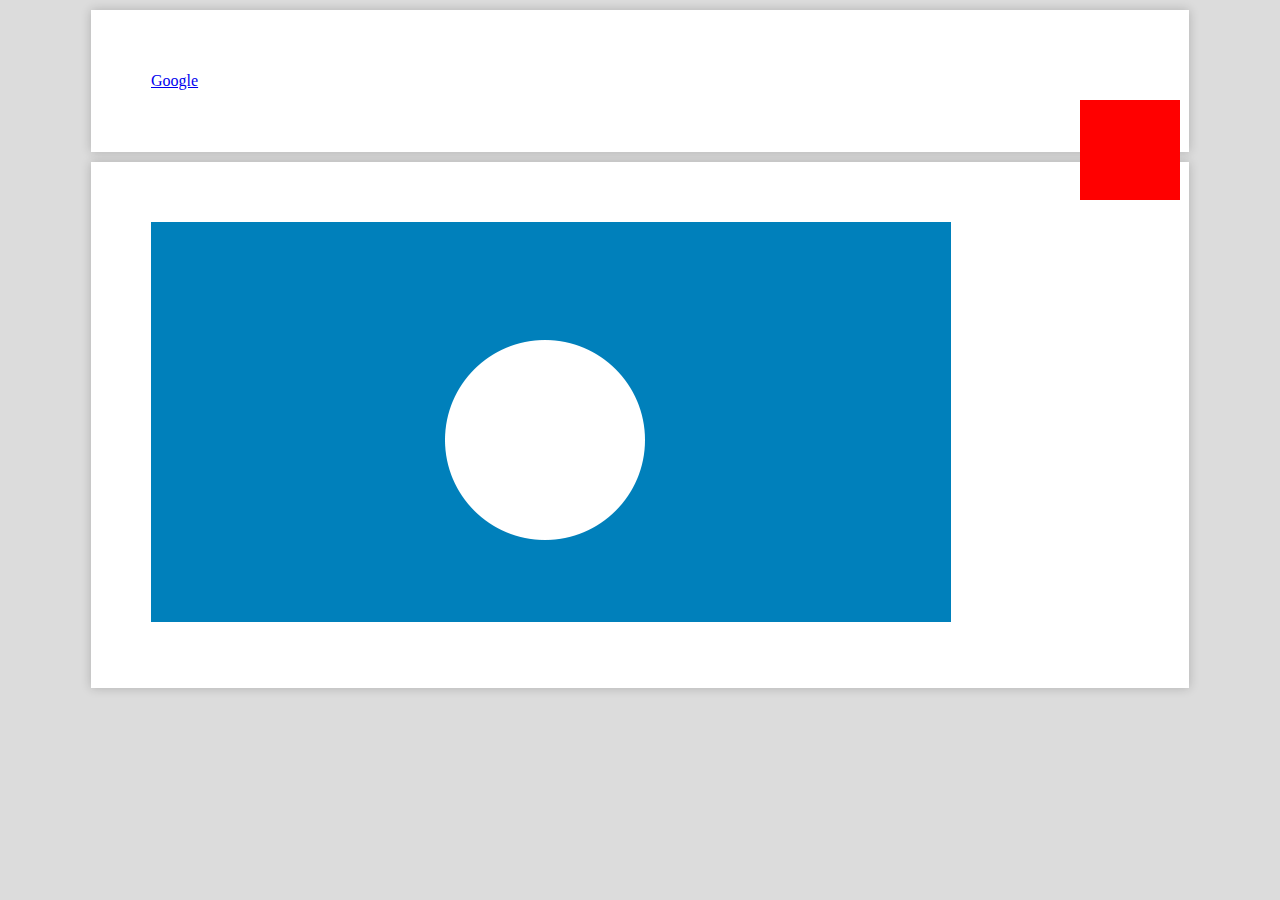
<file: ref/tooltipster-master/demo/index.html>
<!DOCTYPE html>
<html lang="en">
<head>
	<title></title>
	<meta charset="UTF-8" />
	<meta name="viewport" content="width=device-width, initial-scale=1, maximum-scale=1.0, minimum-scale=1.0, user-scalable=no">
	<link rel="stylesheet" type="text/css" href="reset.css" />
	<link rel="stylesheet" type="text/css" href="style.css" />
	<link rel="stylesheet" type="text/css" href="../css/tooltipster.css" />
	
	<script type="text/javascript" src="//code.jquery.com/jquery-1.7.0.min.js"></script>
	<script type="text/javascript" src="../js/jquery.tooltipster.js"></script>
	
	<script type="text/javascript">
		$(document).ready(function() {
			$('.tooltip').tooltipster();
		});
	</script>
</head>
<body>

	<section class="container tooltip" title="Parent container">
		<a href="http://google.com" class="tooltip" title="Get your Google on">Google</a>
	</section>
	
	<div id="hi" style="width: 100px; height: 100px; margin: 0 0 0 500px; background: #f00; position: fixed; top: 100px; right: 100px;" class="tooltip" title="This is the tooltip"></div>
	
	<section class="container">
		<img src="map.png" usemap="#map" />
		<map name="map">
			<area shape="circle" coords="396,220,102" href="#" class="tooltip" title="Hello thar, mate!" />
		</map>
	</section>
</body>
</html>
</file>
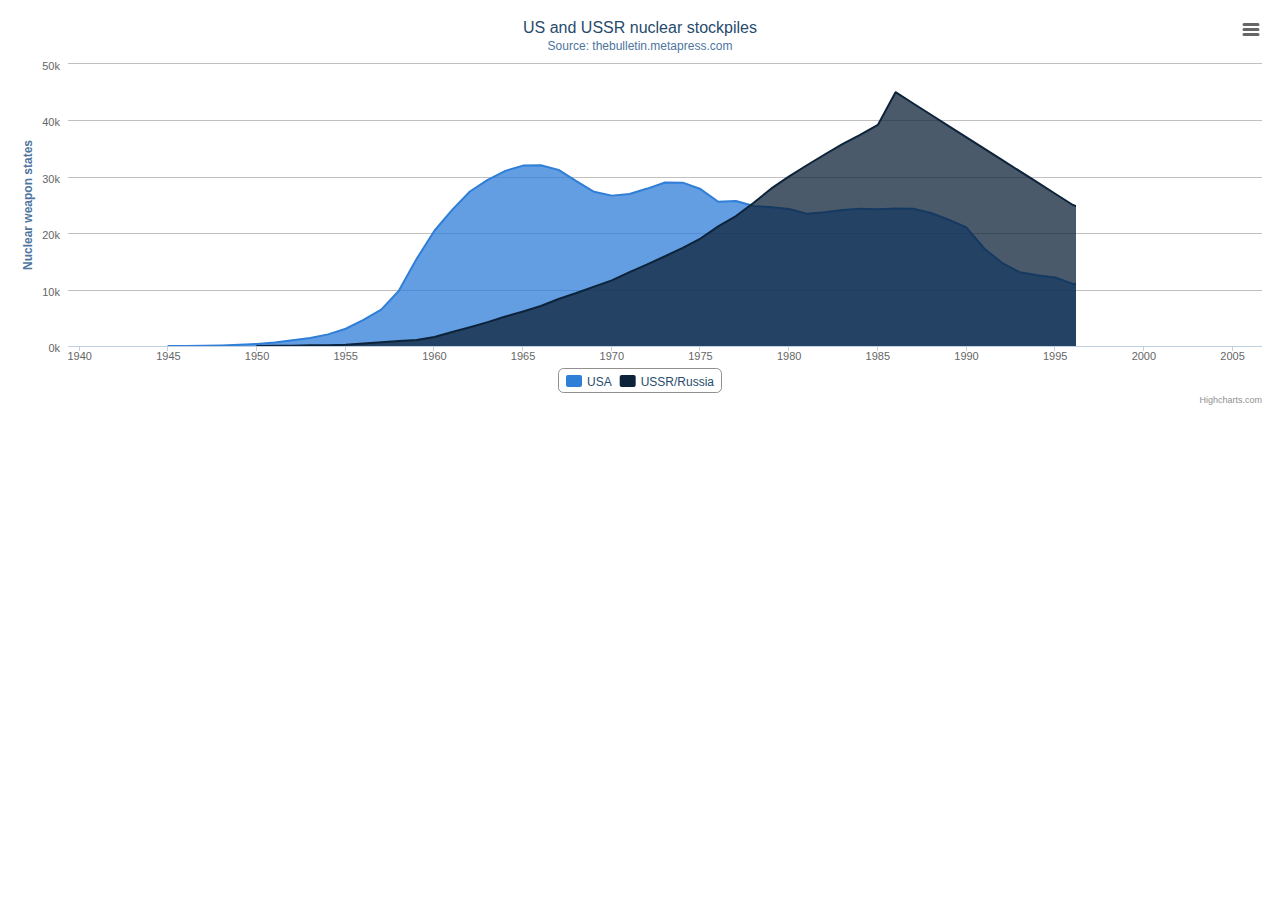
<file: ref/Highcharts-3.0.10/examples/area-basic/index.htm>
<!DOCTYPE HTML>
<html>
	<head>
		<meta http-equiv="Content-Type" content="text/html; charset=utf-8">
		<title>Highcharts Example</title>

		<script type="text/javascript" src="http://ajax.googleapis.com/ajax/libs/jquery/1.8.2/jquery.min.js"></script>
		<script type="text/javascript">
$(function () {
        $('#container').highcharts({
            chart: {
                type: 'area'
            },
            title: {
                text: 'US and USSR nuclear stockpiles'
            },
            subtitle: {
                text: 'Source: <a href="http://thebulletin.metapress.com/content/c4120650912x74k7/fulltext.pdf">'+
                    'thebulletin.metapress.com</a>'
            },
            xAxis: {
                labels: {
                    formatter: function() {
                        return this.value; // clean, unformatted number for year
                    }
                }
            },
            yAxis: {
                title: {
                    text: 'Nuclear weapon states'
                },
                labels: {
                    formatter: function() {
                        return this.value / 1000 +'k';
                    }
                }
            },
            tooltip: {
                pointFormat: '{series.name} produced <b>{point.y:,.0f}</b><br/>warheads in {point.x}'
            },
            plotOptions: {
                area: {
                    pointStart: 1940,
                    marker: {
                        enabled: false,
                        symbol: 'circle',
                        radius: 2,
                        states: {
                            hover: {
                                enabled: true
                            }
                        }
                    }
                }
            },
            series: [{
                name: 'USA',
                data: [null, null, null, null, null, 6 , 11, 32, 110, 235, 369, 640,
                    1005, 1436, 2063, 3057, 4618, 6444, 9822, 15468, 20434, 24126,
                    27387, 29459, 31056, 31982, 32040, 31233, 29224, 27342, 26662,
                    26956, 27912, 28999, 28965, 27826, 25579, 25722, 24826, 24605,
                    24304, 23464, 23708, 24099, 24357, 24237, 24401, 24344, 23586,
                    22380, 21004, 17287, 14747, 13076, 12555, 12144, 11009, 10950,
                    10871, 10824, 10577, 10527, 10475, 10421, 10358, 10295, 10104 ]
            }, {
                name: 'USSR/Russia',
                data: [null, null, null, null, null, null, null , null , null ,null,
                5, 25, 50, 120, 150, 200, 426, 660, 869, 1060, 1605, 2471, 3322,
                4238, 5221, 6129, 7089, 8339, 9399, 10538, 11643, 13092, 14478,
                15915, 17385, 19055, 21205, 23044, 25393, 27935, 30062, 32049,
                33952, 35804, 37431, 39197, 45000, 43000, 41000, 39000, 37000,
                35000, 33000, 31000, 29000, 27000, 25000, 24000, 23000, 22000,
                21000, 20000, 19000, 18000, 18000, 17000, 16000]
            }]
        });
    });
    

		</script>
	</head>
	<body>
<script src="../../js/highcharts.js"></script>
<script src="../../js/modules/exporting.js"></script>

<div id="container" style="min-width: 310px; height: 400px; margin: 0 auto"></div>

	</body>
</html>
</file>
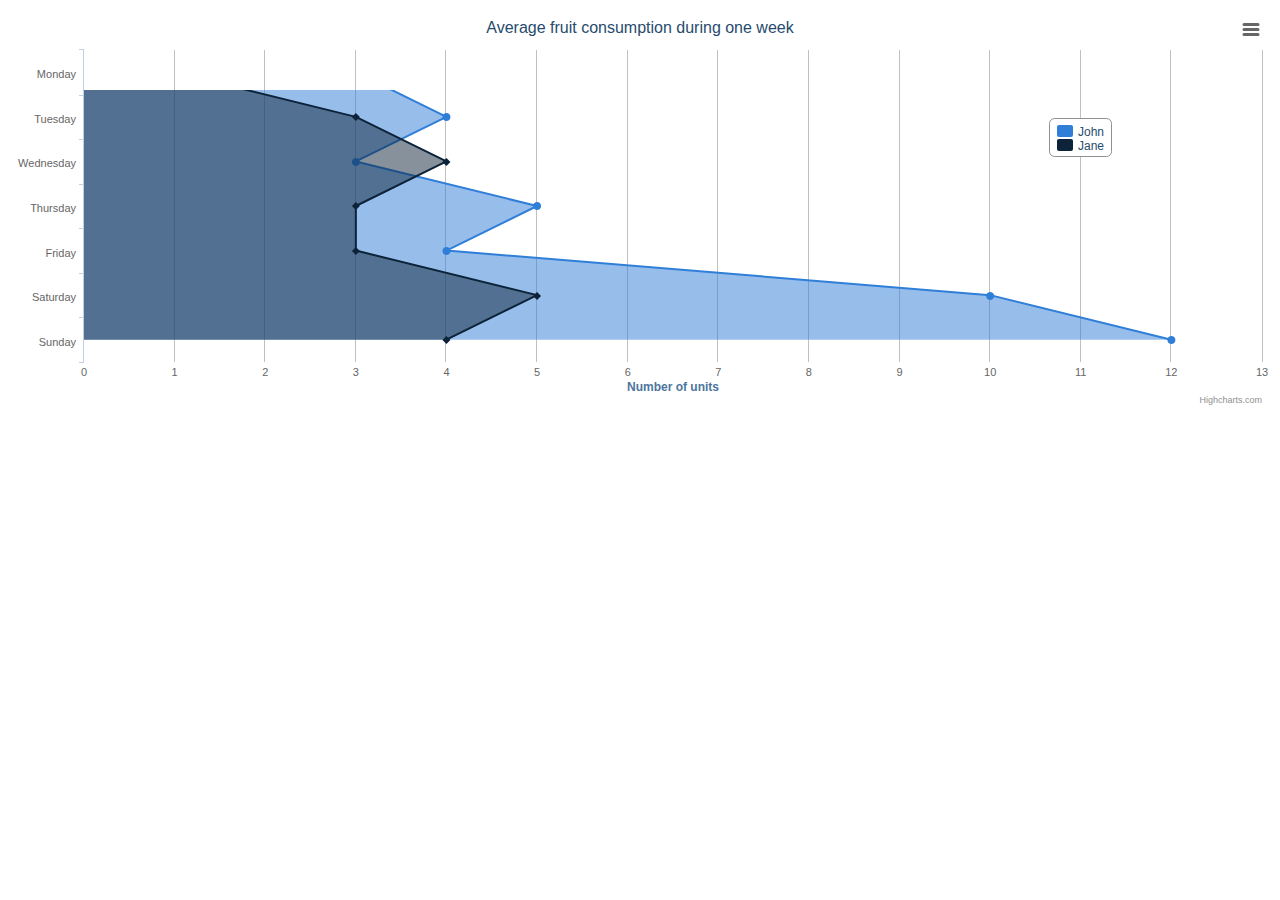
<file: ref/Highcharts-3.0.10/examples/area-inverted/index.htm>
<!DOCTYPE HTML>
<html>
	<head>
		<meta http-equiv="Content-Type" content="text/html; charset=utf-8">
		<title>Highcharts Example</title>

		<script type="text/javascript" src="http://ajax.googleapis.com/ajax/libs/jquery/1.8.2/jquery.min.js"></script>
		<script type="text/javascript">
$(function () {
        $('#container').highcharts({
            chart: {
                type: 'area',
                inverted: true
            },
            title: {
                text: 'Average fruit consumption during one week'
            },
            subtitle: {
                style: {
                    position: 'absolute',
                    right: '0px',
                    bottom: '10px'
                }
            },
            legend: {
                layout: 'vertical',
                align: 'right',
                verticalAlign: 'top',
                x: -150,
                y: 100,
                floating: true,
                borderWidth: 1,
                backgroundColor: '#FFFFFF'
            },
            xAxis: {
                categories: [
                    'Monday',
                    'Tuesday',
                    'Wednesday',
                    'Thursday',
                    'Friday',
                    'Saturday',
                    'Sunday'
                ]
            },
            yAxis: {
                title: {
                    text: 'Number of units'
                },
                labels: {
                    formatter: function() {
                        return this.value;
                    }
                },
                min: 0
            },
            plotOptions: {
                area: {
                    fillOpacity: 0.5
                }
            },
            series: [{
                name: 'John',
                data: [3, 4, 3, 5, 4, 10, 12]
            }, {
                name: 'Jane',
                data: [1, 3, 4, 3, 3, 5, 4]
            }]
        });
    });
    

		</script>
	</head>
	<body>
<script src="../../js/highcharts.js"></script>
<script src="../../js/modules/exporting.js"></script>

<div id="container" style="min-width: 310px; height: 400px; margin: 0 auto"></div>

	</body>
</html>
</file>
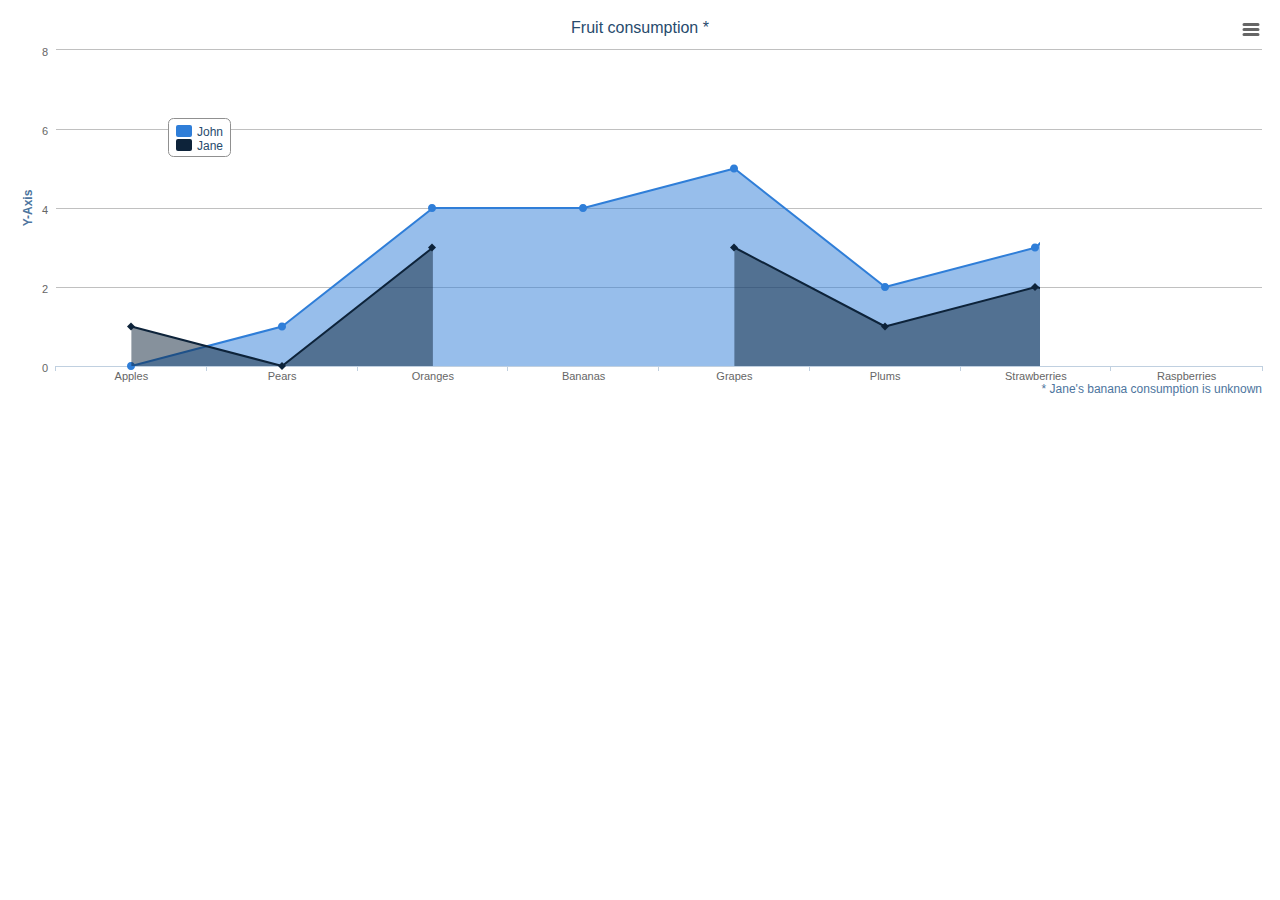
<file: ref/Highcharts-3.0.10/examples/area-missing/index.htm>
<!DOCTYPE HTML>
<html>
	<head>
		<meta http-equiv="Content-Type" content="text/html; charset=utf-8">
		<title>Highcharts Example</title>

		<script type="text/javascript" src="http://ajax.googleapis.com/ajax/libs/jquery/1.8.2/jquery.min.js"></script>
		<script type="text/javascript">
$(function () {
        $('#container').highcharts({
            chart: {
                type: 'area',
                spacingBottom: 30
            },
            title: {
                text: 'Fruit consumption *'
            },
            subtitle: {
                text: '* Jane\'s banana consumption is unknown',
                floating: true,
                align: 'right',
                verticalAlign: 'bottom',
                y: 15
            },
            legend: {
                layout: 'vertical',
                align: 'left',
                verticalAlign: 'top',
                x: 150,
                y: 100,
                floating: true,
                borderWidth: 1,
                backgroundColor: '#FFFFFF'
            },
            xAxis: {
                categories: ['Apples', 'Pears', 'Oranges', 'Bananas', 'Grapes', 'Plums', 'Strawberries', 'Raspberries']
            },
            yAxis: {
                title: {
                    text: 'Y-Axis'
                },
                labels: {
                    formatter: function() {
                        return this.value;
                    }
                }
            },
            tooltip: {
                formatter: function() {
                    return '<b>'+ this.series.name +'</b><br/>'+
                    this.x +': '+ this.y;
                }
            },
            plotOptions: {
                area: {
                    fillOpacity: 0.5
                }
            },
            credits: {
                enabled: false
            },
            series: [{
                name: 'John',
                data: [0, 1, 4, 4, 5, 2, 3, 7]
            }, {
                name: 'Jane',
                data: [1, 0, 3, null, 3, 1, 2, 1]
            }]
        });
    });
    

		</script>
	</head>
	<body>
<script src="../../js/highcharts.js"></script>
<script src="../../js/modules/exporting.js"></script>

<div id="container" style="min-width: 310px; height: 400px; margin: 0 auto"></div>

	</body>
</html>
</file>
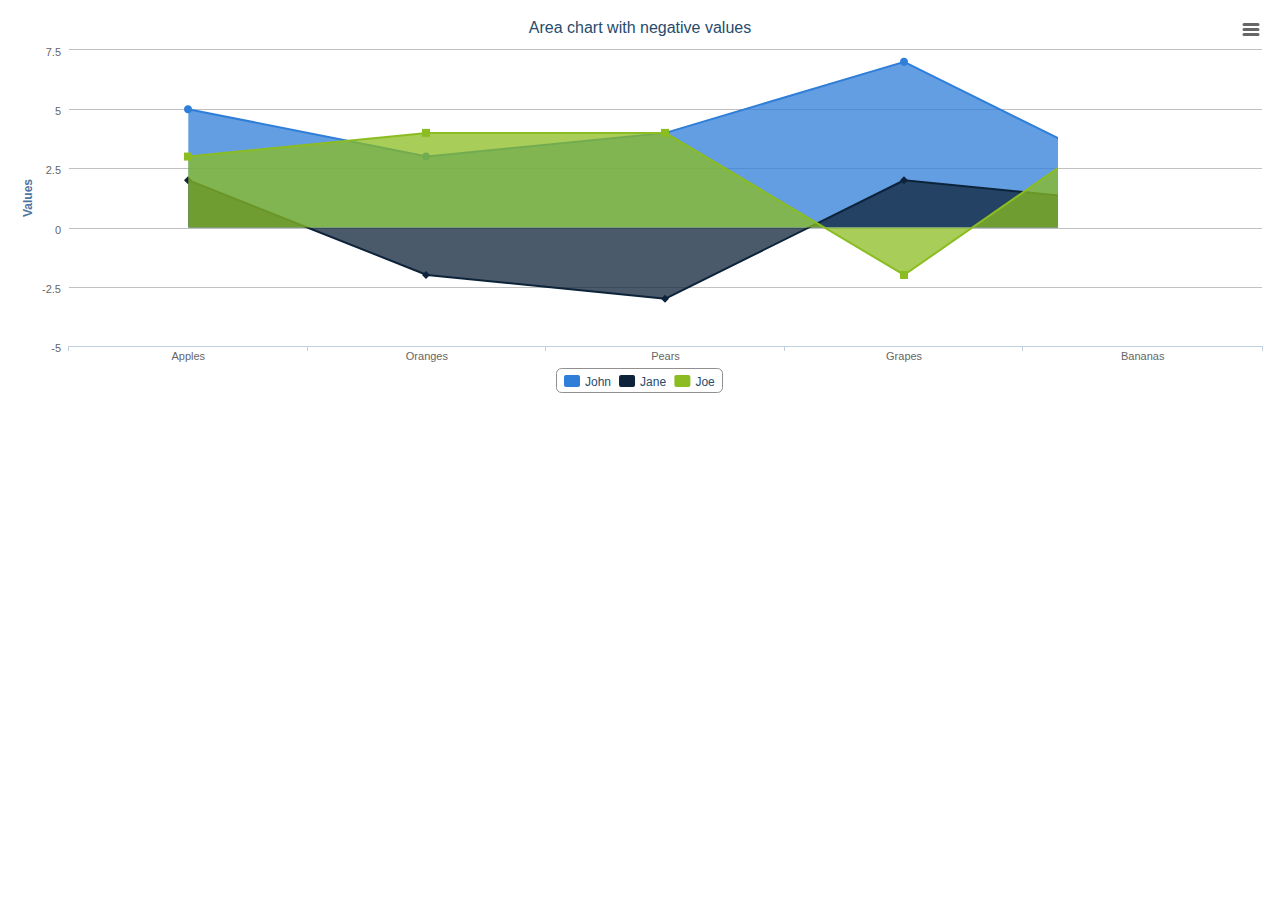
<file: ref/Highcharts-3.0.10/examples/area-negative/index.htm>
<!DOCTYPE HTML>
<html>
	<head>
		<meta http-equiv="Content-Type" content="text/html; charset=utf-8">
		<title>Highcharts Example</title>

		<script type="text/javascript" src="http://ajax.googleapis.com/ajax/libs/jquery/1.8.2/jquery.min.js"></script>
		<script type="text/javascript">
$(function () {
        $('#container').highcharts({
            chart: {
                type: 'area'
            },
            title: {
                text: 'Area chart with negative values'
            },
            xAxis: {
                categories: ['Apples', 'Oranges', 'Pears', 'Grapes', 'Bananas']
            },
            credits: {
                enabled: false
            },
            series: [{
                name: 'John',
                data: [5, 3, 4, 7, 2]
            }, {
                name: 'Jane',
                data: [2, -2, -3, 2, 1]
            }, {
                name: 'Joe',
                data: [3, 4, 4, -2, 5]
            }]
        });
    });
    

		</script>
	</head>
	<body>
<script src="../../js/highcharts.js"></script>
<script src="../../js/modules/exporting.js"></script>

<div id="container" style="min-width: 310px; height: 400px; margin: 0 auto"></div>

	</body>
</html>
</file>
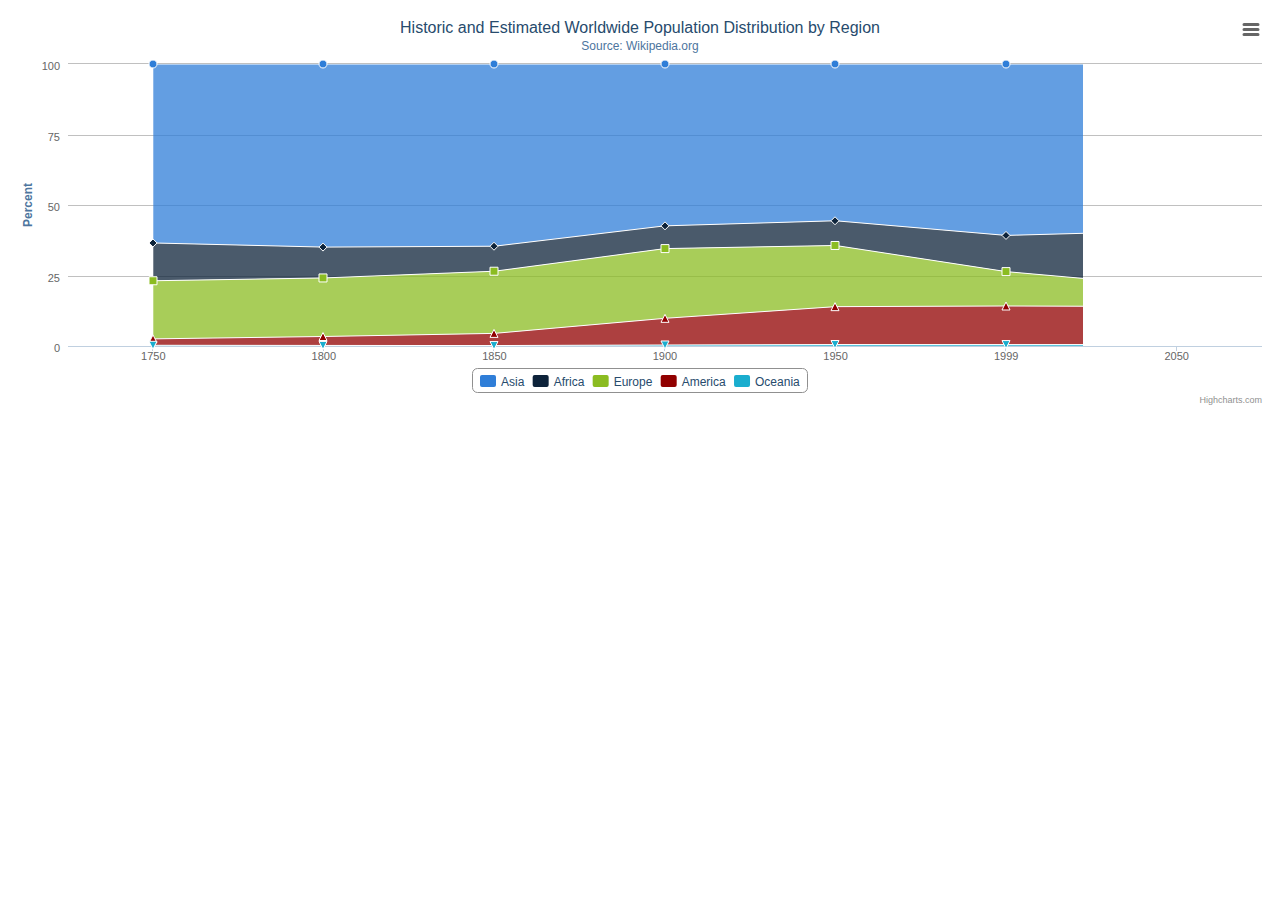
<file: ref/Highcharts-3.0.10/examples/area-stacked-percent/index.htm>
<!DOCTYPE HTML>
<html>
	<head>
		<meta http-equiv="Content-Type" content="text/html; charset=utf-8">
		<title>Highcharts Example</title>

		<script type="text/javascript" src="http://ajax.googleapis.com/ajax/libs/jquery/1.8.2/jquery.min.js"></script>
		<script type="text/javascript">
$(function () {
        $('#container').highcharts({
            chart: {
                type: 'area'
            },
            title: {
                text: 'Historic and Estimated Worldwide Population Distribution by Region'
            },
            subtitle: {
                text: 'Source: Wikipedia.org'
            },
            xAxis: {
                categories: ['1750', '1800', '1850', '1900', '1950', '1999', '2050'],
                tickmarkPlacement: 'on',
                title: {
                    enabled: false
                }
            },
            yAxis: {
                title: {
                    text: 'Percent'
                }
            },
            tooltip: {
                pointFormat: '<span style="color:{series.color}">{series.name}</span>: <b>{point.percentage:.1f}%</b> ({point.y:,.0f} millions)<br/>',
                shared: true
            },
            plotOptions: {
                area: {
                    stacking: 'percent',
                    lineColor: '#ffffff',
                    lineWidth: 1,
                    marker: {
                        lineWidth: 1,
                        lineColor: '#ffffff'
                    }
                }
            },
            series: [{
                name: 'Asia',
                data: [502, 635, 809, 947, 1402, 3634, 5268]
            }, {
                name: 'Africa',
                data: [106, 107, 111, 133, 221, 767, 1766]
            }, {
                name: 'Europe',
                data: [163, 203, 276, 408, 547, 729, 628]
            }, {
                name: 'America',
                data: [18, 31, 54, 156, 339, 818, 1201]
            }, {
                name: 'Oceania',
                data: [2, 2, 2, 6, 13, 30, 46]
            }]
        });
    });
    

		</script>
	</head>
	<body>
<script src="../../js/highcharts.js"></script>
<script src="../../js/modules/exporting.js"></script>

<div id="container" style="min-width: 310px; height: 400px; margin: 0 auto"></div>

	</body>
</html>
</file>
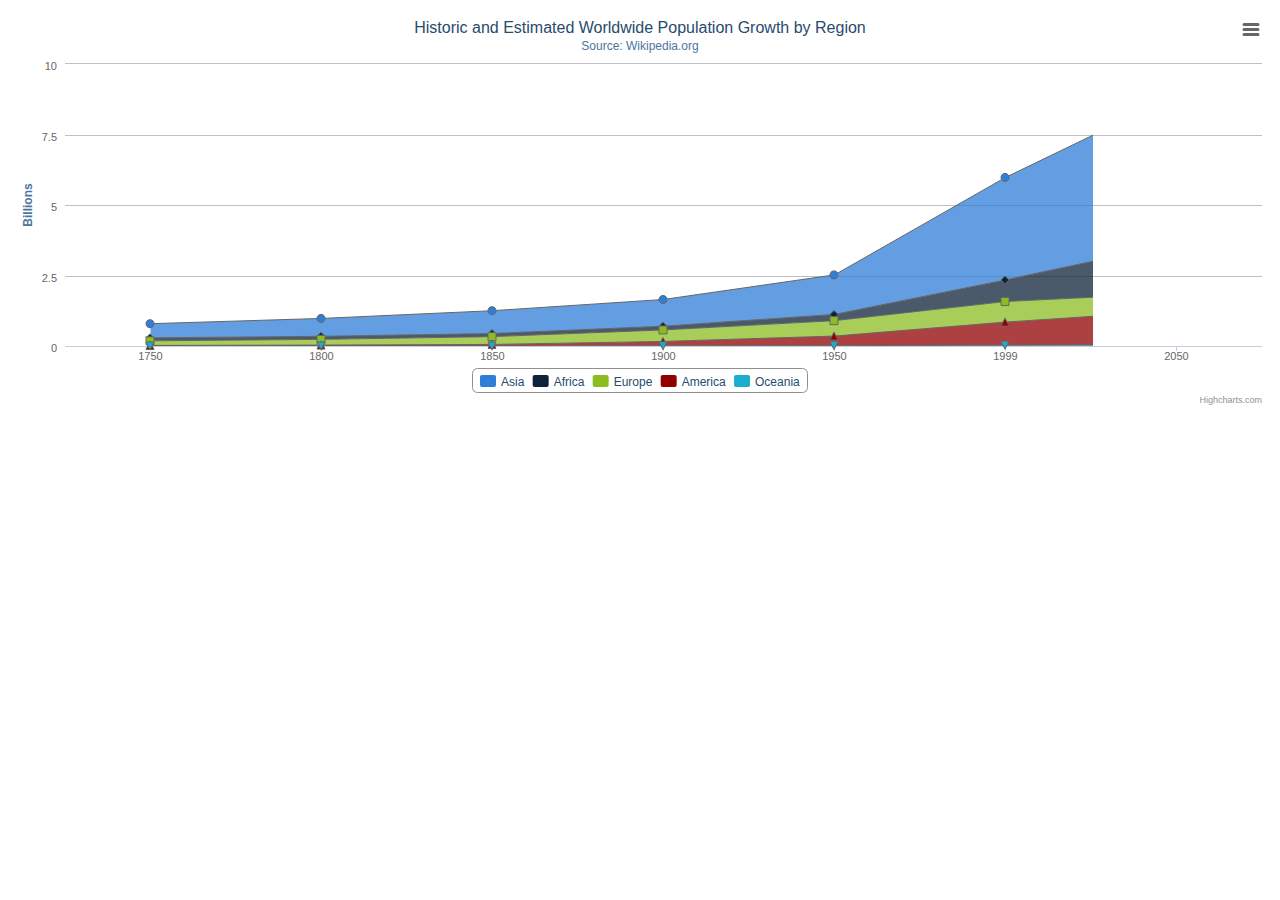
<file: ref/Highcharts-3.0.10/examples/area-stacked/index.htm>
<!DOCTYPE HTML>
<html>
	<head>
		<meta http-equiv="Content-Type" content="text/html; charset=utf-8">
		<title>Highcharts Example</title>

		<script type="text/javascript" src="http://ajax.googleapis.com/ajax/libs/jquery/1.8.2/jquery.min.js"></script>
		<script type="text/javascript">
$(function () {
        $('#container').highcharts({
            chart: {
                type: 'area'
            },
            title: {
                text: 'Historic and Estimated Worldwide Population Growth by Region'
            },
            subtitle: {
                text: 'Source: Wikipedia.org'
            },
            xAxis: {
                categories: ['1750', '1800', '1850', '1900', '1950', '1999', '2050'],
                tickmarkPlacement: 'on',
                title: {
                    enabled: false
                }
            },
            yAxis: {
                title: {
                    text: 'Billions'
                },
                labels: {
                    formatter: function() {
                        return this.value / 1000;
                    }
                }
            },
            tooltip: {
                shared: true,
                valueSuffix: ' millions'
            },
            plotOptions: {
                area: {
                    stacking: 'normal',
                    lineColor: '#666666',
                    lineWidth: 1,
                    marker: {
                        lineWidth: 1,
                        lineColor: '#666666'
                    }
                }
            },
            series: [{
                name: 'Asia',
                data: [502, 635, 809, 947, 1402, 3634, 5268]
            }, {
                name: 'Africa',
                data: [106, 107, 111, 133, 221, 767, 1766]
            }, {
                name: 'Europe',
                data: [163, 203, 276, 408, 547, 729, 628]
            }, {
                name: 'America',
                data: [18, 31, 54, 156, 339, 818, 1201]
            }, {
                name: 'Oceania',
                data: [2, 2, 2, 6, 13, 30, 46]
            }]
        });
    });
    

		</script>
	</head>
	<body>
<script src="../../js/highcharts.js"></script>
<script src="../../js/modules/exporting.js"></script>

<div id="container" style="min-width: 310px; height: 400px; margin: 0 auto"></div>

	</body>
</html>
</file>
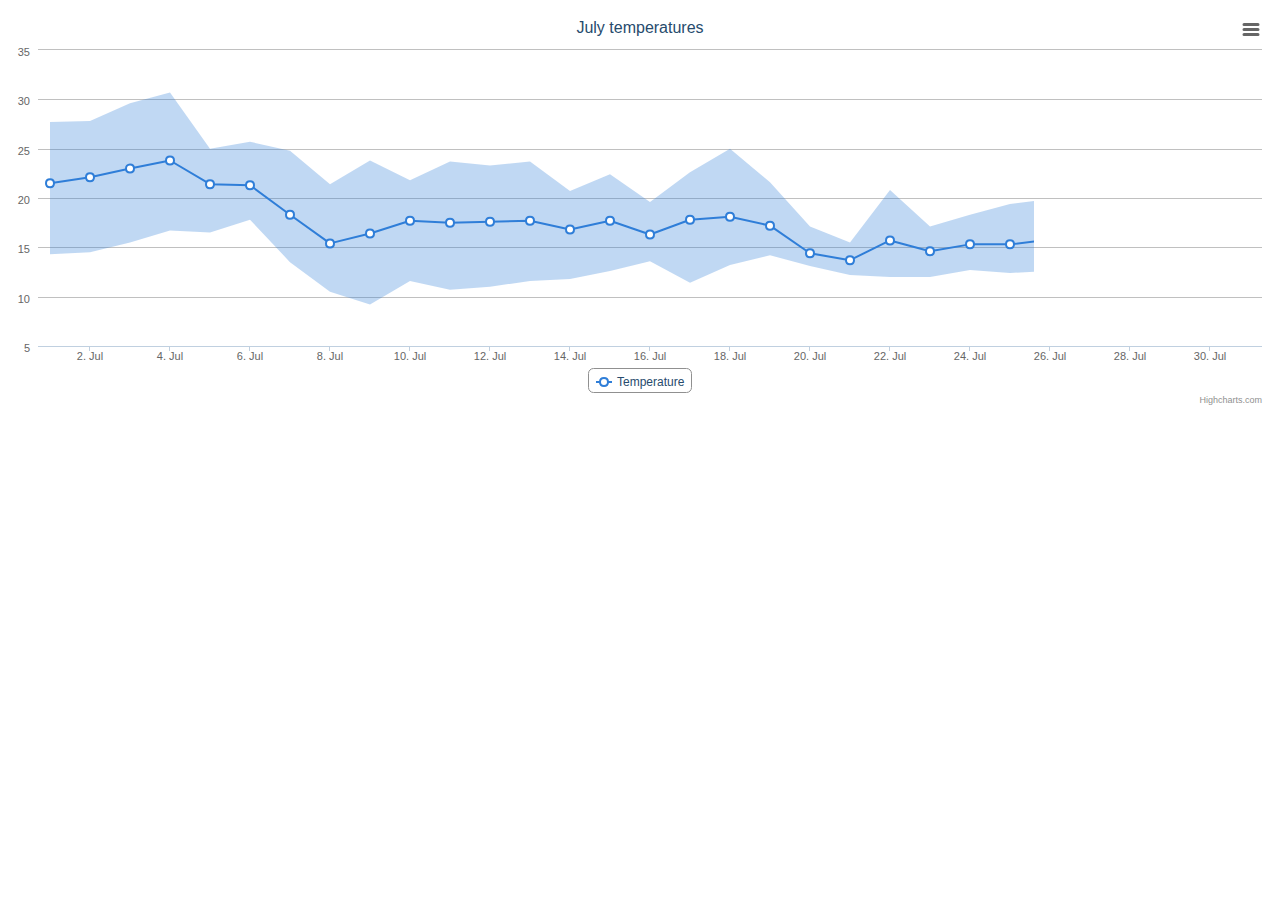
<file: ref/Highcharts-3.0.10/examples/arearange-line/index.htm>
<!DOCTYPE HTML>
<html>
	<head>
		<meta http-equiv="Content-Type" content="text/html; charset=utf-8">
		<title>Highcharts Example</title>

		<script type="text/javascript" src="http://ajax.googleapis.com/ajax/libs/jquery/1.8.2/jquery.min.js"></script>
		<script type="text/javascript">
$(function () {

	var ranges = [
			[1246406400000, 14.3, 27.7],
			[1246492800000, 14.5, 27.8],
			[1246579200000, 15.5, 29.6],
			[1246665600000, 16.7, 30.7],
			[1246752000000, 16.5, 25.0],
			[1246838400000, 17.8, 25.7],
			[1246924800000, 13.5, 24.8],
			[1247011200000, 10.5, 21.4],
			[1247097600000, 9.2, 23.8],
			[1247184000000, 11.6, 21.8],
			[1247270400000, 10.7, 23.7],
			[1247356800000, 11.0, 23.3],
			[1247443200000, 11.6, 23.7],
			[1247529600000, 11.8, 20.7],
			[1247616000000, 12.6, 22.4],
			[1247702400000, 13.6, 19.6],
			[1247788800000, 11.4, 22.6],
			[1247875200000, 13.2, 25.0],
			[1247961600000, 14.2, 21.6],
			[1248048000000, 13.1, 17.1],
			[1248134400000, 12.2, 15.5],
			[1248220800000, 12.0, 20.8],
			[1248307200000, 12.0, 17.1],
			[1248393600000, 12.7, 18.3],
			[1248480000000, 12.4, 19.4],
			[1248566400000, 12.6, 19.9],
			[1248652800000, 11.9, 20.2],
			[1248739200000, 11.0, 19.3],
			[1248825600000, 10.8, 17.8],
			[1248912000000, 11.8, 18.5],
			[1248998400000, 10.8, 16.1]
		],
		averages = [
			[1246406400000, 21.5],
			[1246492800000, 22.1],
			[1246579200000, 23],
			[1246665600000, 23.8],
			[1246752000000, 21.4],
			[1246838400000, 21.3],
			[1246924800000, 18.3],
			[1247011200000, 15.4],
			[1247097600000, 16.4],
			[1247184000000, 17.7],
			[1247270400000, 17.5],
			[1247356800000, 17.6],
			[1247443200000, 17.7],
			[1247529600000, 16.8],
			[1247616000000, 17.7],
			[1247702400000, 16.3],
			[1247788800000, 17.8],
			[1247875200000, 18.1],
			[1247961600000, 17.2],
			[1248048000000, 14.4],
			[1248134400000, 13.7],
			[1248220800000, 15.7],
			[1248307200000, 14.6],
			[1248393600000, 15.3],
			[1248480000000, 15.3],
			[1248566400000, 15.8],
			[1248652800000, 15.2],
			[1248739200000, 14.8],
			[1248825600000, 14.4],
			[1248912000000, 15],
			[1248998400000, 13.6]
		];

    
    	$('#container').highcharts({
    	
		    title: {
		        text: 'July temperatures'
		    },
		
		    xAxis: {
		        type: 'datetime'
		    },
		    
		    yAxis: {
		        title: {
		            text: null
		        }
		    },
		
		    tooltip: {
		        crosshairs: true,
		        shared: true,
		        valueSuffix: '°C'
		    },
		    
		    legend: {
		    },
		
		    series: [{
		    	name: 'Temperature',
		    	data: averages,
		    	zIndex: 1,
		    	marker: {
		    		fillColor: 'white',
		    		lineWidth: 2,
		    		lineColor: Highcharts.getOptions().colors[0]
		    	}
		    }, {
		        name: 'Range',
		        data: ranges,
		        type: 'arearange',
		        lineWidth: 0,
		    	linkedTo: ':previous',
		    	color: Highcharts.getOptions().colors[0],
		    	fillOpacity: 0.3,
		    	zIndex: 0
		    }]
		
		});
    
});
		</script>
	</head>
	<body>
<script src="../../js/highcharts.js"></script>
<script src="../../js/highcharts-more.js"></script>
<script src="../../js/modules/exporting.js"></script>

<div id="container" style="min-width: 310px; height: 400px; margin: 0 auto"></div>

	</body>
</html>
</file>
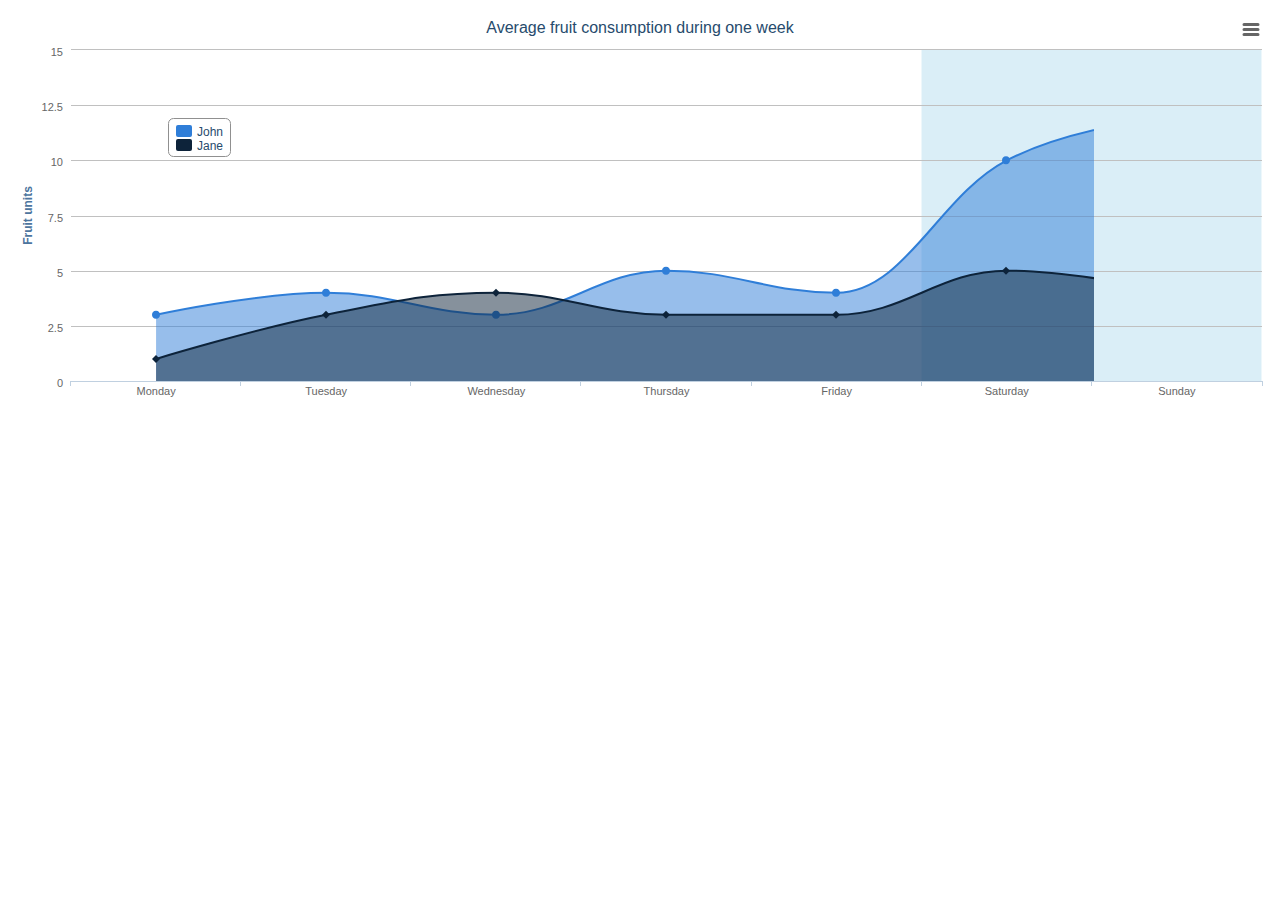
<file: ref/Highcharts-3.0.10/examples/areaspline/index.htm>
<!DOCTYPE HTML>
<html>
	<head>
		<meta http-equiv="Content-Type" content="text/html; charset=utf-8">
		<title>Highcharts Example</title>

		<script type="text/javascript" src="http://ajax.googleapis.com/ajax/libs/jquery/1.8.2/jquery.min.js"></script>
		<script type="text/javascript">
$(function () {
        $('#container').highcharts({
            chart: {
                type: 'areaspline'
            },
            title: {
                text: 'Average fruit consumption during one week'
            },
            legend: {
                layout: 'vertical',
                align: 'left',
                verticalAlign: 'top',
                x: 150,
                y: 100,
                floating: true,
                borderWidth: 1,
                backgroundColor: '#FFFFFF'
            },
            xAxis: {
                categories: [
                    'Monday',
                    'Tuesday',
                    'Wednesday',
                    'Thursday',
                    'Friday',
                    'Saturday',
                    'Sunday'
                ],
                plotBands: [{ // visualize the weekend
                    from: 4.5,
                    to: 6.5,
                    color: 'rgba(68, 170, 213, .2)'
                }]
            },
            yAxis: {
                title: {
                    text: 'Fruit units'
                }
            },
            tooltip: {
                shared: true,
                valueSuffix: ' units'
            },
            credits: {
                enabled: false
            },
            plotOptions: {
                areaspline: {
                    fillOpacity: 0.5
                }
            },
            series: [{
                name: 'John',
                data: [3, 4, 3, 5, 4, 10, 12]
            }, {
                name: 'Jane',
                data: [1, 3, 4, 3, 3, 5, 4]
            }]
        });
    });
    

		</script>
	</head>
	<body>
<script src="../../js/highcharts.js"></script>
<script src="../../js/modules/exporting.js"></script>

<div id="container" style="min-width: 310px; height: 400px; margin: 0 auto"></div>

	</body>
</html>
</file>
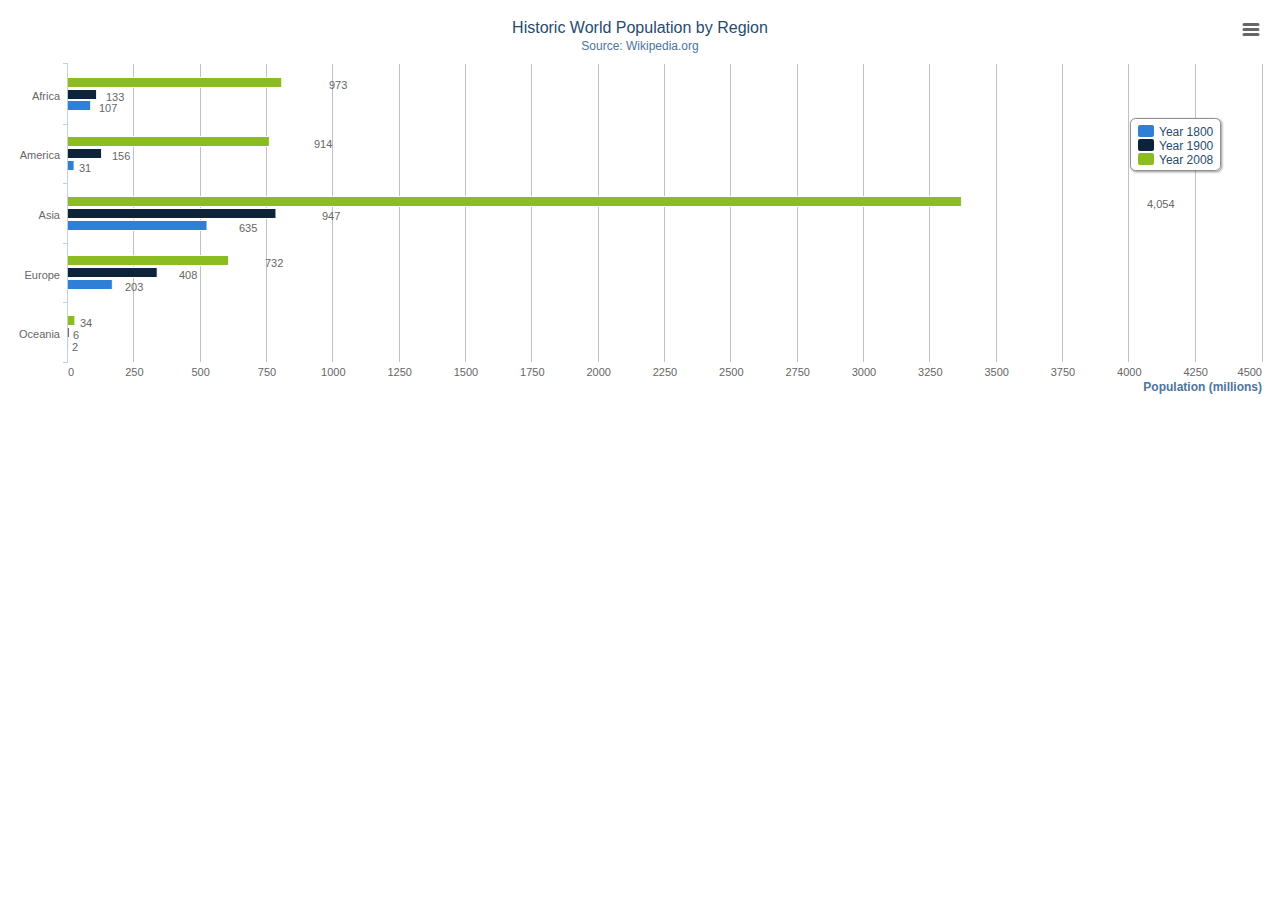
<file: ref/Highcharts-3.0.10/examples/bar-basic/index.htm>
<!DOCTYPE HTML>
<html>
	<head>
		<meta http-equiv="Content-Type" content="text/html; charset=utf-8">
		<title>Highcharts Example</title>

		<script type="text/javascript" src="http://ajax.googleapis.com/ajax/libs/jquery/1.8.2/jquery.min.js"></script>
		<script type="text/javascript">
$(function () {
        $('#container').highcharts({
            chart: {
                type: 'bar'
            },
            title: {
                text: 'Historic World Population by Region'
            },
            subtitle: {
                text: 'Source: Wikipedia.org'
            },
            xAxis: {
                categories: ['Africa', 'America', 'Asia', 'Europe', 'Oceania'],
                title: {
                    text: null
                }
            },
            yAxis: {
                min: 0,
                title: {
                    text: 'Population (millions)',
                    align: 'high'
                },
                labels: {
                    overflow: 'justify'
                }
            },
            tooltip: {
                valueSuffix: ' millions'
            },
            plotOptions: {
                bar: {
                    dataLabels: {
                        enabled: true
                    }
                }
            },
            legend: {
                layout: 'vertical',
                align: 'right',
                verticalAlign: 'top',
                x: -40,
                y: 100,
                floating: true,
                borderWidth: 1,
                backgroundColor: '#FFFFFF',
                shadow: true
            },
            credits: {
                enabled: false
            },
            series: [{
                name: 'Year 1800',
                data: [107, 31, 635, 203, 2]
            }, {
                name: 'Year 1900',
                data: [133, 156, 947, 408, 6]
            }, {
                name: 'Year 2008',
                data: [973, 914, 4054, 732, 34]
            }]
        });
    });
    

		</script>
	</head>
	<body>
<script src="../../js/highcharts.js"></script>
<script src="../../js/modules/exporting.js"></script>

<div id="container" style="min-width: 310px; height: 400px; margin: 0 auto"></div>

	</body>
</html>
</file>
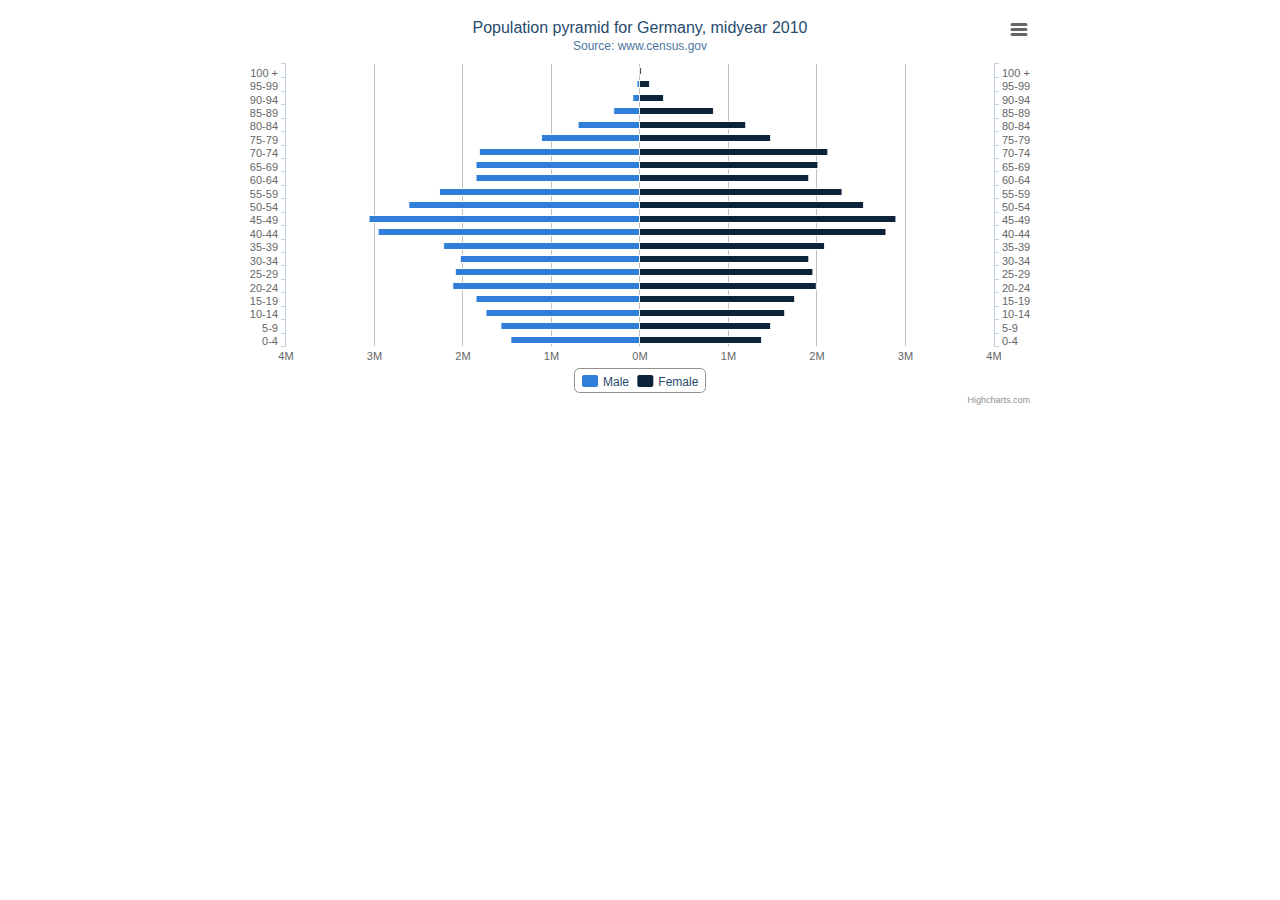
<file: ref/Highcharts-3.0.10/examples/bar-negative-stack/index.htm>
<!DOCTYPE HTML>
<html>
	<head>
		<meta http-equiv="Content-Type" content="text/html; charset=utf-8">
		<title>Highcharts Example</title>

		<script type="text/javascript" src="http://ajax.googleapis.com/ajax/libs/jquery/1.8.2/jquery.min.js"></script>
		<script type="text/javascript">
$(function () {
    var chart,
        categories = ['0-4', '5-9', '10-14', '15-19',
            '20-24', '25-29', '30-34', '35-39', '40-44',
            '45-49', '50-54', '55-59', '60-64', '65-69',
            '70-74', '75-79', '80-84', '85-89', '90-94',
            '95-99', '100 +'];
    $(document).ready(function() {
        $('#container').highcharts({
            chart: {
                type: 'bar'
            },
            title: {
                text: 'Population pyramid for Germany, midyear 2010'
            },
            subtitle: {
                text: 'Source: www.census.gov'
            },
            xAxis: [{
                categories: categories,
                reversed: false,
                labels: {
                    step: 1
                }
            }, { // mirror axis on right side
                opposite: true,
                reversed: false,
                categories: categories,
                linkedTo: 0,
                labels: {
                    step: 1
                }
            }],
            yAxis: {
                title: {
                    text: null
                },
                labels: {
                    formatter: function(){
                        return (Math.abs(this.value) / 1000000) + 'M';
                    }
                },
                min: -4000000,
                max: 4000000
            },
    
            plotOptions: {
                series: {
                    stacking: 'normal'
                }
            },
    
            tooltip: {
                formatter: function(){
                    return '<b>'+ this.series.name +', age '+ this.point.category +'</b><br/>'+
                        'Population: '+ Highcharts.numberFormat(Math.abs(this.point.y), 0);
                }
            },
    
            series: [{
                name: 'Male',
                data: [-1746181, -1884428, -2089758, -2222362, -2537431, -2507081, -2443179,
                    -2664537, -3556505, -3680231, -3143062, -2721122, -2229181, -2227768,
                    -2176300, -1329968, -836804, -354784, -90569, -28367, -3878]
            }, {
                name: 'Female',
                data: [1656154, 1787564, 1981671, 2108575, 2403438, 2366003, 2301402, 2519874,
                    3360596, 3493473, 3050775, 2759560, 2304444, 2426504, 2568938, 1785638,
                    1447162, 1005011, 330870, 130632, 21208]
            }]
        });
    });
    
});
		</script>
	</head>
	<body>
<script src="../../js/highcharts.js"></script>
<script src="../../js/modules/exporting.js"></script>

<div id="container" style="min-width: 310px; max-width: 800px; height: 400px; margin: 0 auto"></div>

	</body>
</html>
</file>
<file: ref/tooltipster-master/doc/css/style.css>
/*blue #0078c9
orange #ff5e3c		*/

@import url(//fonts.googleapis.com/css?family=Open+Sans:300,400,600,700);

@font-face {
	font-family: 'icomoon';
	src:url('../images/icons/icomoon.eot');
	src:url('../images/icons/icomoond41d.eot?#iefix') format('embedded-opentype'),
		url('../images/icons/icomoon.svg#icomoon') format('svg'),
		url('../images/icons/icomoon.woff') format('woff'),
		url('../images/icons/icomoon.ttf') format('truetype');
	font-weight: normal;
	font-style: normal;
}

::selection {
	background: #0078c9;
	color: #fff;
}
::-moz-selection {
	background: #0078c9;
	color: #fff;
}

body {
	color: #5d6365;
	font-size: 1em;
	line-height: 1.6em;
	font-family: 'Open Sans', sans-serif;
	font-weight: 300;
	background: #5d6365;
}

#background {
	position: absolute;
	top: 0;
	left: 0;
	width: 100%;
	height: 100%;
	overflow: hidden;
}
#background img {
	min-height: 100%;
	min-width: 100%;
}
#background:before {
	content: '';
	display: block;
	width: 100%;
	height: 20%;
	position: absolute;
	bottom: 0;
	background: -moz-linear-gradient(top,  rgba(93,99,101,0) 0%, rgba(93,99,101,1) 100%); /* FF3.6+ */
	background: -webkit-gradient(linear, left top, left bottom, color-stop(0%,rgba(93,99,101,0)), color-stop(100%,rgba(93,99,101,1))); /* Chrome,Safari4+ */
	background: -webkit-linear-gradient(top,  rgba(93,99,101,0) 0%,rgba(93,99,101,1) 100%); /* Chrome10+,Safari5.1+ */
	background: -o-linear-gradient(top,  rgba(93,99,101,0) 0%,rgba(93,99,101,1) 100%); /* Opera 11.10+ */
	background: -ms-linear-gradient(top,  rgba(93,99,101,0) 0%,rgba(93,99,101,1) 100%); /* IE10+ */
	background: linear-gradient(to bottom,  rgba(93,99,101,0) 0%,rgba(93,99,101,1) 100%); /* W3C */
	filter: progid:DXImageTransform.Microsoft.gradient( startColorstr='#005d6365', endColorstr='#5d6365',GradientType=0 ); /* IE6-9 */
}

#wrapper {
	width: 100%;
	max-width: 1300px;
	margin: 0 auto;
	position: relative;
	box-shadow: 0.6em 0px 15px rgba(0,0,0,0.1), -0.6em 0px 15px rgba(0,0,0,0.1);
}

* {
	-webkit-transition: all 300ms;
	-moz-transition: all 300ms;
	-o-transition: all 300ms;
	-ms-transition: all 300ms;
	transition: all 300ms;
}

h1 {
	font-weight: 300;
	font-size: 1.4em;
	line-height: 1.4em;
	margin-bottom: 1.8em;
}
h2 {
	color: #a9b1b3;
	font-weight: 300;
	font-size: 4em;
	line-height: 1.4em;
	margin-bottom: 0.5em;
}
h3 {
	font-size: 2em;
	line-height: 1.4em;
	margin-bottom: 0.7em;
	padding-top: 1em;
}
h4 {
	font-size: 1.4em;
	line-height: 1.4em;
	font-weight: 400;
	margin-bottom: 1em;
}
p {
	margin-bottom: 1.5em;
}

strong {
	font-weight: 600;
}

a {
	text-decoration: none;
	color: #0078c9;
	font-weight: 600;
}
a:hover {
	color: #a9b1b3;
}
a.alt {
	color: rgba(255,255,255,0.75);
}
a.alt:hover {
	color: rgba(255,255,255,1);
}

a:before {
	font-family: 'icomoon';
	font-style: normal;
	speak: none;
	font-weight: normal;
	line-height: 1;
	-webkit-font-smoothing: antialiased;
}

a.button {
	display: inline-block;
	padding: 0.8em 1em;
	border: 3px solid #ff5e3c;
	border-radius: 6px;
	color: #ff5e3c;
	background: #fff;
	font-weight: 600;
}
a.button:hover {
	background: #ff5e3c;
	color: #fff;
}
a.button.alt {
	color: #ff5e3c;
	border: none;
}
a.button.alt:hover {
	background: #ff5e3c;
	color: #fff;
	border: none;
}
a.button:active {
	-webkit-transform: scale3d(0.95,0.95,1);
	-moz-transform: scale3d(0.95,0.95,1);
	-o-transform: scale3d(0.95,0.95,1);
	-ms-transform: scale3d(0.95,0.95,1);
	transform: scale3d(0.95,0.95,1);
}

a.white {
	color: #fff;
	padding-bottom: 3px;
	border-bottom: 1px solid rgba(255,255,255,0);
}
a.white:hover {
	border-bottom: 1px solid rgba(255,255,255,1);
}

.row {
	overflow: hidden;
}

header {
	background: #fff;
	max-width: 1300px;
	box-shadow: 0px 3px 0px rgba(0,0,0,0.05);
}
header select {
	display: none;
}

section {
	width: 100%;
	margin: 0 auto;
	overflow: hidden;
	border-bottom: 2px dashed #e5eaeb;
	padding: 6em;
	background: #fff;
	box-sizing: border-box;
	-moz-box-sizing: border-box;
}
#talk {
	border-bottom: none !important;
}

footer {
	width: 100%;
	margin: 0 auto;
	padding: 6em;
	background: #0078c9;
	color: #fff;
	box-sizing: border-box;
	-moz-box-sizing: border-box;
	text-align: center;
}

nav {
	width: 100%;
	max-width: 1300px;
	box-sizing: border-box;
	-moz-box-sizing: border-box;
	background: #fff;
	float: right;
	z-index: 2;
	text-align: right;
}
nav ul {
	display: block;
	width: auto;
	float: right;
}
nav li {
	display: inline-block;
	margin: 0;
	float: left;
}
nav a {
	display: inline-block;
	font-weight: 400;
	color: #a9b1b3;
	padding: 1.5em 0.75em;
}
nav a:hover {
	background: #0078c9;
	color: #fff;
}

#mobile-nav {
	display: none;
}

#social {
	width: auto;
	position: absolute;
	left: 0;
	top: 0;
	z-index: 3;
}
#social div {
	float: left;
	width: 90px;
	padding: 1.5em 2em;
}
#tweet {
	margin-top: 2px;
}
div#github {
	position: relative;
	bottom: 4px;
	margin-left: 0px;
	padding-top: 2em;
	width: 90px;
}
#github a {
	-webkit-transition: none;
	-moz-transition: none;
	-o-transition: none;
	-ms-transition: none;
	transition: none;
}

pre {
	box-sizing: border-box;
	-moz-box-sizing: border-box;
	padding: 3em;
	background: #e6eff1;
	box-shadow: 0px 0px 20px rgba(0,0,0,0.0);
	margin-bottom: 4em;
	white-space: pre-wrap;
}
pre:hover {
	background: #fff;
	box-shadow: 0px 0px 20px rgba(0,0,0,0.3);
}
pre:last-child {
	margin-bottom: 0;
}


/* 
-------------------------------------
Welcome
-------------------------------------
*/

#welcome {
	text-align: center;
	padding: 12em 0 9em;
	color: #fff;
	width: 100%;
	border-bottom: none;
	background: rgba(0,0,0,0.3);
}

#welcome h1 {
	display: block;
	max-width: 635px;
	margin-left: auto;
	margin-right: auto;
}

#tooltipster {
	width: 100%;
	max-width: 258px;
	margin-bottom: 2em;
}

#browser-support {
	margin-bottom: 2.8em;
}
#browser-support li {
	display: inline-block;
	margin: 0.25em;
	font-size: 0;
	line-height: 0;
}
#browser-support li img {
	height: 42px;
	opacity: 0.5;
}
#browser-support li img:hover {
	opacity: 1;
}

#download {
	font-size: 1.2em;
	line-height: 1.4em;
	width: 100%;
}
#download a.button {
	margin-right: 0.6em;
}
#download a.button:before {
	content: "\64";
	padding-right: 1em;
	font-size: 0.9em;
}


/* 
-------------------------------------
Demos
-------------------------------------
*/

#demos ul {
	display: block;
	width: 100%;
	font-size: 1.4em;
	line-height: 1.4em;
}
#demos li {
	display: block;
	width: 50%;
	font-weight: 400;
	margin-bottom: 1em;
	overflow: hidden;
	padding-top: 1.4em;
	padding-right: 2em;
	box-sizing: border-box;
	-moz-box-sizing: border-box;
	float: left;
}
#demos span {
	display: block;
	border: 3px solid #ff5e3c;
	border-radius: 100%;
	box-sizing: border-box;
	-moz-box-sizing: border-box;
	width: 5em;
	height: 5em;
	background: #ff5e3c;
	color: #fff;
	font-size: 0.6em;
	line-height: 1em;
	font-weight: 700;
	padding: 1.8em 0 0 0;
	text-align: center;
	margin: -1.4em 1em 0 0;
	text-transform: uppercase;
	float: left;
}
#demos span:hover {
	background: #fff !important;
	color: #5d6365;
	border: 3px solid #5d6365 !important;
	cursor: pointer;
}


/* 
-------------------------------------
Tooltips
-------------------------------------
*/

#demos span.tooltipster-icon {
	cursor: help;
	margin-left: 4px;
	background: #0078c9;
	border: 3px solid #0078c9;
	width: 2.3em;
	height: 2.3em;
	padding: 0.4em 0 0;
	margin: 2em 0 0 -3em;
}

.tooltipster-default .tooltipster-content {
	font-family: 'Open Sans', sans-serif;
}
.tooltipster-default .tooltipster-content img {
	float: left;
	margin-right: 10px;
	border: 2px solid #000;
}
.tooltipster-default .tooltipster-content p {
	margin: 0;
}
.tooltipster-default .tooltipster-content a {
	color: #fff;
	border-bottom: 1px solid rgba(255,255,255,0.4);
}
.tooltipster-default .tooltipster-content a:hover {
	color: #fff;
	border-bottom: 1px solid rgba(255,255,255,1);
}

.tooltipster-blue {
	background: #0078c9;
	color: #fff;
	border-radius: 5px;
}
.tooltipster-blue .tooltipster-content {
	font-family: 'Open Sans', sans-serif;
	font-size: 14px;
	line-height: 16px;
	padding: 8px 10px;
}

.tooltipster-white {
	background: #fff;
	color: #0078c9;
	border-radius: 5px; 
}
.tooltipster-white .tooltipster-content {
	font-family: 'Open Sans', sans-serif;
	font-size: 14px;
	line-height: 16px;
	padding: 8px 10px;
}

.tooltipster-pink {
	background: url(../images/pattern-navy.png);
	background-color: #ff3c70;
	color: #fff; 
	border-radius: 5px;	
	box-shadow: inset -3px -3px 0 #ff3c70;
}
.tooltipster-pink .tooltipster-content {
	font-family: 'Courier', monospace;
	font-weight: 400;
	font-size: 16px;
	line-height: 16px;
	padding: 15px 18px;
}


/* 
-------------------------------------
Options
-------------------------------------
*/

table {
	width: 100%;
}
table h4 {
	margin-bottom: 0;
}
tr:nth-child(odd) {
	background: #f4f5f7;
}
td {
	padding: 2em;
}
td h4 {
	font-family: 'Courier', monospace;
	color: #0078c9;
}


/* 
-------------------------------------
Themes
-------------------------------------
*/

#themes .themes span {
	display: inline-block;
	padding: 1em;
	margin-right: 1em;
	margin-bottom: 1em;
	opacity: 0.8;
}

.tooltipster-default-preview {
	border-radius: 5px; 
	border: 2px solid #000;
	background: #4c4c4c;
	color: #fff;
	font-family: Arial, sans-serif;
	font-size: 14px;
	line-height: 16px;
	padding: 8px 10px;
	font-weight: 400;
	box-sizing: border-box;
	-moz-box-sizing: border-box;
}

.tooltipster-light-preview {
	border-radius: 5px; 
	border: 1px solid #cccccc;
	background: #ededed;
	color: #666666;
	font-family: Arial, sans-serif;
	font-size: 14px;
	line-height: 16px;
	padding: 8px 10px;
	font-weight: 400;
}

.tooltipster-punk-preview {
	border-radius: 5px;
	border-bottom: 3px solid #f71169;
	background: #2a2a2a;
	color: #fff;
	font-family: 'Courier', monospace;
	font-size: 14px;
	line-height: 16px;
	padding: 8px 10px;
	font-weight: 400;
}

.tooltipster-noir-preview {
	border-radius: 0px;
	border: 3px solid #2c2c2c;
	background: #fff;
	color: #2c2c2c;
	font-family: 'Georgia', serif;
	font-size: 14px;
	line-height: 16px;
	padding: 8px 10px;
	font-weight: 400;
}

.tooltipster-shadow-preview {
	border-radius: 5px;
	background: #fff;
	box-shadow: 0px 0px 14px rgba(0,0,0,0.3);
	color: #2c2c2c;
	font-family: 'Arial', sans-serif;
	font-size: 14px;
	line-height: 16px;
	padding: 8px 10px;
	font-weight: 400;
}


/* 
-------------------------------------
Talk
-------------------------------------
*/

#talk h3 {
	margin-bottom: 1em;
}


/* 
-------------------------------------
Breakpoints
-------------------------------------
*/

@media all and (max-width : 1100px) {
	#tweet, #gplus {
		display: none;
	}
	#demos li {
		width: 100%;
	}
	table, tr, td {
		display: block;
	}
	td {
		padding: 2em 2em 0 2em;
	}
	td:last-child {
		padding-bottom: 2em;
	}
}

@media all and (max-width : 920px) {
	#demos ul {
		width: 100%;
		padding: 0;
	}
}

@media all and (max-width : 820px) {
	nav ul {
		display: none;
	}
	#social div {
		padding: 0.5em 0.7em;
	}
	header {
		padding: 0;
	}
	header select {
		display: block;
		float: right;
		margin: 1em 1em;
	}
	section {
		padding: 3em;
	}
	#welcome {
		padding: 7.4em 3em 6em;
	}
	#download span {
		display: block;
		margin-top: 0.5em;
	}
}

@media all and (max-width : 450px) {
	table h4 {
		font-size: 1em;
		line-height: 1em;
	}
	section {
		padding: 2em;
	}
	h2 {
		font-size: 3em;
		line-height: 1.2em;
		margin-bottom: 0.23em;
	}
	h3 {
		font-size: 1.4em;
		line-height: 1.4em;
		margin-bottom: 1.3em;
	}
	h4 {
		font-size: 1.2em;
	}
	pre {
		padding: 1em;
	}
}
</file>
<file: ref/tooltipster-master/css/tooltipster.css>
/* This is the default Tooltipster theme (feel free to modify or duplicate and create multiple themes!): */
.tooltipster-default {
	border-radius: 5px; 
	border: 2px solid #000;
	background: #4c4c4c;
	color: #fff;
}

/* Use this next selector to style things like font-size and line-height: */
.tooltipster-default .tooltipster-content {
	font-family: Arial, sans-serif;
	font-size: 14px;
	line-height: 16px;
	padding: 8px 10px;
	overflow: hidden;
}

/* This next selector defines the color of the border on the outside of the arrow. This will automatically match the color and size of the border set on the main tooltip styles. Set display: none; if you would like a border around the tooltip but no border around the arrow */
.tooltipster-default .tooltipster-arrow .tooltipster-arrow-border {
	/* border-color: ... !important; */
}


/* If you're using the icon option, use this next selector to style them */
.tooltipster-icon {
	cursor: help;
	margin-left: 4px;
}








/* This is the base styling required to make all Tooltipsters work */
.tooltipster-base {
	padding: 0;
	font-size: 0;
	line-height: 0;
	position: absolute;
	left: 0;
	top: 0;
	z-index: 9999999;
	pointer-events: none;
	width: auto;
	overflow: visible;
}
.tooltipster-base .tooltipster-content {
	overflow: hidden;
}


/* These next classes handle the styles for the little arrow attached to the tooltip. By default, the arrow will inherit the same colors and border as what is set on the main tooltip itself. */
.tooltipster-arrow {
	display: block;
	text-align: center;
	width: 100%;
	height: 100%;
	position: absolute;
	top: 0;
	left: 0;
	z-index: -1;
}
.tooltipster-arrow span, .tooltipster-arrow-border {
	display: block;
	width: 0; 
	height: 0;
	position: absolute;
}
.tooltipster-arrow-top span, .tooltipster-arrow-top-right span, .tooltipster-arrow-top-left span {
	border-left: 8px solid transparent !important;
	border-right: 8px solid transparent !important;
	border-top: 8px solid;
	bottom: -7px;
}
.tooltipster-arrow-top .tooltipster-arrow-border, .tooltipster-arrow-top-right .tooltipster-arrow-border, .tooltipster-arrow-top-left .tooltipster-arrow-border {
	border-left: 9px solid transparent !important;
	border-right: 9px solid transparent !important;
	border-top: 9px solid;
	bottom: -7px;
}

.tooltipster-arrow-bottom span, .tooltipster-arrow-bottom-right span, .tooltipster-arrow-bottom-left span {
	border-left: 8px solid transparent !important;
	border-right: 8px solid transparent !important;
	border-bottom: 8px solid;
	top: -7px;
}
.tooltipster-arrow-bottom .tooltipster-arrow-border, .tooltipster-arrow-bottom-right .tooltipster-arrow-border, .tooltipster-arrow-bottom-left .tooltipster-arrow-border {
	border-left: 9px solid transparent !important;
	border-right: 9px solid transparent !important;
	border-bottom: 9px solid;
	top: -7px;
}
.tooltipster-arrow-top span, .tooltipster-arrow-top .tooltipster-arrow-border, .tooltipster-arrow-bottom span, .tooltipster-arrow-bottom .tooltipster-arrow-border {
	left: 0;
	right: 0;
	margin: 0 auto;
}
.tooltipster-arrow-top-left span, .tooltipster-arrow-bottom-left span {
	left: 6px;
}
.tooltipster-arrow-top-left .tooltipster-arrow-border, .tooltipster-arrow-bottom-left .tooltipster-arrow-border {
	left: 5px;
}
.tooltipster-arrow-top-right span,  .tooltipster-arrow-bottom-right span {
	right: 6px;
}
.tooltipster-arrow-top-right .tooltipster-arrow-border, .tooltipster-arrow-bottom-right .tooltipster-arrow-border {
	right: 5px;
}
.tooltipster-arrow-left span, .tooltipster-arrow-left .tooltipster-arrow-border {
	border-top: 8px solid transparent !important;
	border-bottom: 8px solid transparent !important; 
	border-left: 8px solid;
	top: 50%;
	margin-top: -7px;
	right: -7px;
}
.tooltipster-arrow-left .tooltipster-arrow-border {
	border-top: 9px solid transparent !important;
	border-bottom: 9px solid transparent !important; 
	border-left: 9px solid;
	margin-top: -8px;
}
.tooltipster-arrow-right span, .tooltipster-arrow-right .tooltipster-arrow-border {
	border-top: 8px solid transparent !important;
	border-bottom: 8px solid transparent !important; 
	border-right: 8px solid;
	top: 50%;
	margin-top: -7px;
	left: -7px;
}
.tooltipster-arrow-right .tooltipster-arrow-border {
	border-top: 9px solid transparent !important;
	border-bottom: 9px solid transparent !important; 
	border-right: 9px solid;
	margin-top: -8px;
}


/* Some CSS magic for the awesome animations - feel free to make your own custom animations and reference it in your Tooltipster settings! */

.tooltipster-fade {
	opacity: 0;
	-webkit-transition-property: opacity;
	-moz-transition-property: opacity;
	-o-transition-property: opacity;
	-ms-transition-property: opacity;
	transition-property: opacity;
}
.tooltipster-fade-show {
	opacity: 1;
}

.tooltipster-grow {
	-webkit-transform: scale(0,0);
	-moz-transform: scale(0,0);
	-o-transform: scale(0,0);
	-ms-transform: scale(0,0);
	transform: scale(0,0);
	-webkit-transition-property: -webkit-transform;
	-moz-transition-property: -moz-transform;
	-o-transition-property: -o-transform;
	-ms-transition-property: -ms-transform;
	transition-property: transform;
	-webkit-backface-visibility: hidden;
}
.tooltipster-grow-show {
	-webkit-transform: scale(1,1);
	-moz-transform: scale(1,1);
	-o-transform: scale(1,1);
	-ms-transform: scale(1,1);
	transform: scale(1,1);
	-webkit-transition-timing-function: cubic-bezier(0.175, 0.885, 0.320, 1);
	-webkit-transition-timing-function: cubic-bezier(0.175, 0.885, 0.320, 1.15); 
	-moz-transition-timing-function: cubic-bezier(0.175, 0.885, 0.320, 1.15); 
	-ms-transition-timing-function: cubic-bezier(0.175, 0.885, 0.320, 1.15); 
	-o-transition-timing-function: cubic-bezier(0.175, 0.885, 0.320, 1.15); 
	transition-timing-function: cubic-bezier(0.175, 0.885, 0.320, 1.15);
}

.tooltipster-swing {
	opacity: 0;
	-webkit-transform: rotateZ(4deg);
	-moz-transform: rotateZ(4deg);
	-o-transform: rotateZ(4deg);
	-ms-transform: rotateZ(4deg);
	transform: rotateZ(4deg);
	-webkit-transition-property: -webkit-transform, opacity;
	-moz-transition-property: -moz-transform;
	-o-transition-property: -o-transform;
	-ms-transition-property: -ms-transform;
	transition-property: transform;
}
.tooltipster-swing-show {
	opacity: 1;
	-webkit-transform: rotateZ(0deg);
	-moz-transform: rotateZ(0deg);
	-o-transform: rotateZ(0deg);
	-ms-transform: rotateZ(0deg);
	transform: rotateZ(0deg);
	-webkit-transition-timing-function: cubic-bezier(0.230, 0.635, 0.495, 1);
	-webkit-transition-timing-function: cubic-bezier(0.230, 0.635, 0.495, 2.4); 
	-moz-transition-timing-function: cubic-bezier(0.230, 0.635, 0.495, 2.4); 
	-ms-transition-timing-function: cubic-bezier(0.230, 0.635, 0.495, 2.4); 
	-o-transition-timing-function: cubic-bezier(0.230, 0.635, 0.495, 2.4); 
	transition-timing-function: cubic-bezier(0.230, 0.635, 0.495, 2.4);
}

.tooltipster-fall {
	top: 0;
	-webkit-transition-property: top;
	-moz-transition-property: top;
	-o-transition-property: top;
	-ms-transition-property: top;
	transition-property: top;
	-webkit-transition-timing-function: cubic-bezier(0.175, 0.885, 0.320, 1);
	-webkit-transition-timing-function: cubic-bezier(0.175, 0.885, 0.320, 1.15); 
	-moz-transition-timing-function: cubic-bezier(0.175, 0.885, 0.320, 1.15); 
	-ms-transition-timing-function: cubic-bezier(0.175, 0.885, 0.320, 1.15); 
	-o-transition-timing-function: cubic-bezier(0.175, 0.885, 0.320, 1.15); 
	transition-timing-function: cubic-bezier(0.175, 0.885, 0.320, 1.15); 
}
.tooltipster-fall-show {
}
.tooltipster-fall.tooltipster-dying {
	-webkit-transition-property: all;
	-moz-transition-property: all;
	-o-transition-property: all;
	-ms-transition-property: all;
	transition-property: all;
	top: 0px !important;
	opacity: 0;
}

.tooltipster-slide {
	left: -40px;
	-webkit-transition-property: left;
	-moz-transition-property: left;
	-o-transition-property: left;
	-ms-transition-property: left;
	transition-property: left;
	-webkit-transition-timing-function: cubic-bezier(0.175, 0.885, 0.320, 1);
	-webkit-transition-timing-function: cubic-bezier(0.175, 0.885, 0.320, 1.15); 
	-moz-transition-timing-function: cubic-bezier(0.175, 0.885, 0.320, 1.15); 
	-ms-transition-timing-function: cubic-bezier(0.175, 0.885, 0.320, 1.15); 
	-o-transition-timing-function: cubic-bezier(0.175, 0.885, 0.320, 1.15); 
	transition-timing-function: cubic-bezier(0.175, 0.885, 0.320, 1.15);
}
.tooltipster-slide.tooltipster-slide-show {
}
.tooltipster-slide.tooltipster-dying {
	-webkit-transition-property: all;
	-moz-transition-property: all;
	-o-transition-property: all;
	-ms-transition-property: all;
	transition-property: all;
	left: 0px !important;
	opacity: 0;
}


/* CSS transition for when contenting is changing in a tooltip that is still open. The only properties that will NOT transition are: width, height, top, and left */
.tooltipster-content-changing {
	opacity: 0.5;
	-webkit-transform: scale(1.1, 1.1);
	-moz-transform: scale(1.1, 1.1);
	-o-transform: scale(1.1, 1.1);
	-ms-transform: scale(1.1, 1.1);
	transform: scale(1.1, 1.1);
}
</file>
<file: ref/tooltipster-master/css/themes/tooltipster-light.css>
.tooltipster-light {
	border-radius: 5px; 
	border: 1px solid #cccccc;
	background: #ededed;
	color: #666666;
}
.tooltipster-light .tooltipster-content {
	font-family: Arial, sans-serif;
	font-size: 14px;
	line-height: 16px;
	padding: 8px 10px;
}
</file>
<file: ref/tooltipster-master/css/themes/tooltipster-noir.css>
.tooltipster-noir {
	border-radius: 0px; 
	border: 3px solid #2c2c2c;
	background: #fff;
	color: #2c2c2c;
}
.tooltipster-noir .tooltipster-content {
	font-family: 'Georgia', serif;
	font-size: 14px;
	line-height: 16px;
	padding: 8px 10px;
}
</file>
<file: ref/tooltipster-master/css/themes/tooltipster-punk.css>
.tooltipster-punk {
	border-radius: 5px; 
	border-bottom: 3px solid #f71169;
	background: #2a2a2a;
	color: #fff;
}
.tooltipster-punk .tooltipster-content {
	font-family: 'Courier', monospace;
	font-size: 14px;
	line-height: 16px;
	padding: 8px 10px;
}
</file>
<file: ref/tooltipster-master/css/themes/tooltipster-shadow.css>
.tooltipster-shadow {
	border-radius: 5px;
	background: #fff;
	box-shadow: 0px 0px 14px rgba(0,0,0,0.3);
	color: #2c2c2c;
}
.tooltipster-shadow .tooltipster-content {
	font-family: 'Arial', sans-serif;
	font-size: 14px;
	line-height: 16px;
	padding: 8px 10px;
}
</file>
<file: ref/tooltipster-master/demo/style.css>
/* Main */

body {
	background-color: #dcdcdc;
	color: #0b0b0b;
	font-size: 16px;
	line-height: 22px;
}

.container, #container {
	width: 978px;
	margin: 10px auto;
	padding: 60px;
	box-shadow: 0px 0px 10px rgba(0,0,0,0.2);
	background: #fff;
	text-align: left;
	display: block;
	overflow: hidden;
}

.item {
	width: 200px;
	float: left;
	padding: 10px;
	margin: 10px;
	background: #000;
	color: #fff;
}
</file>
